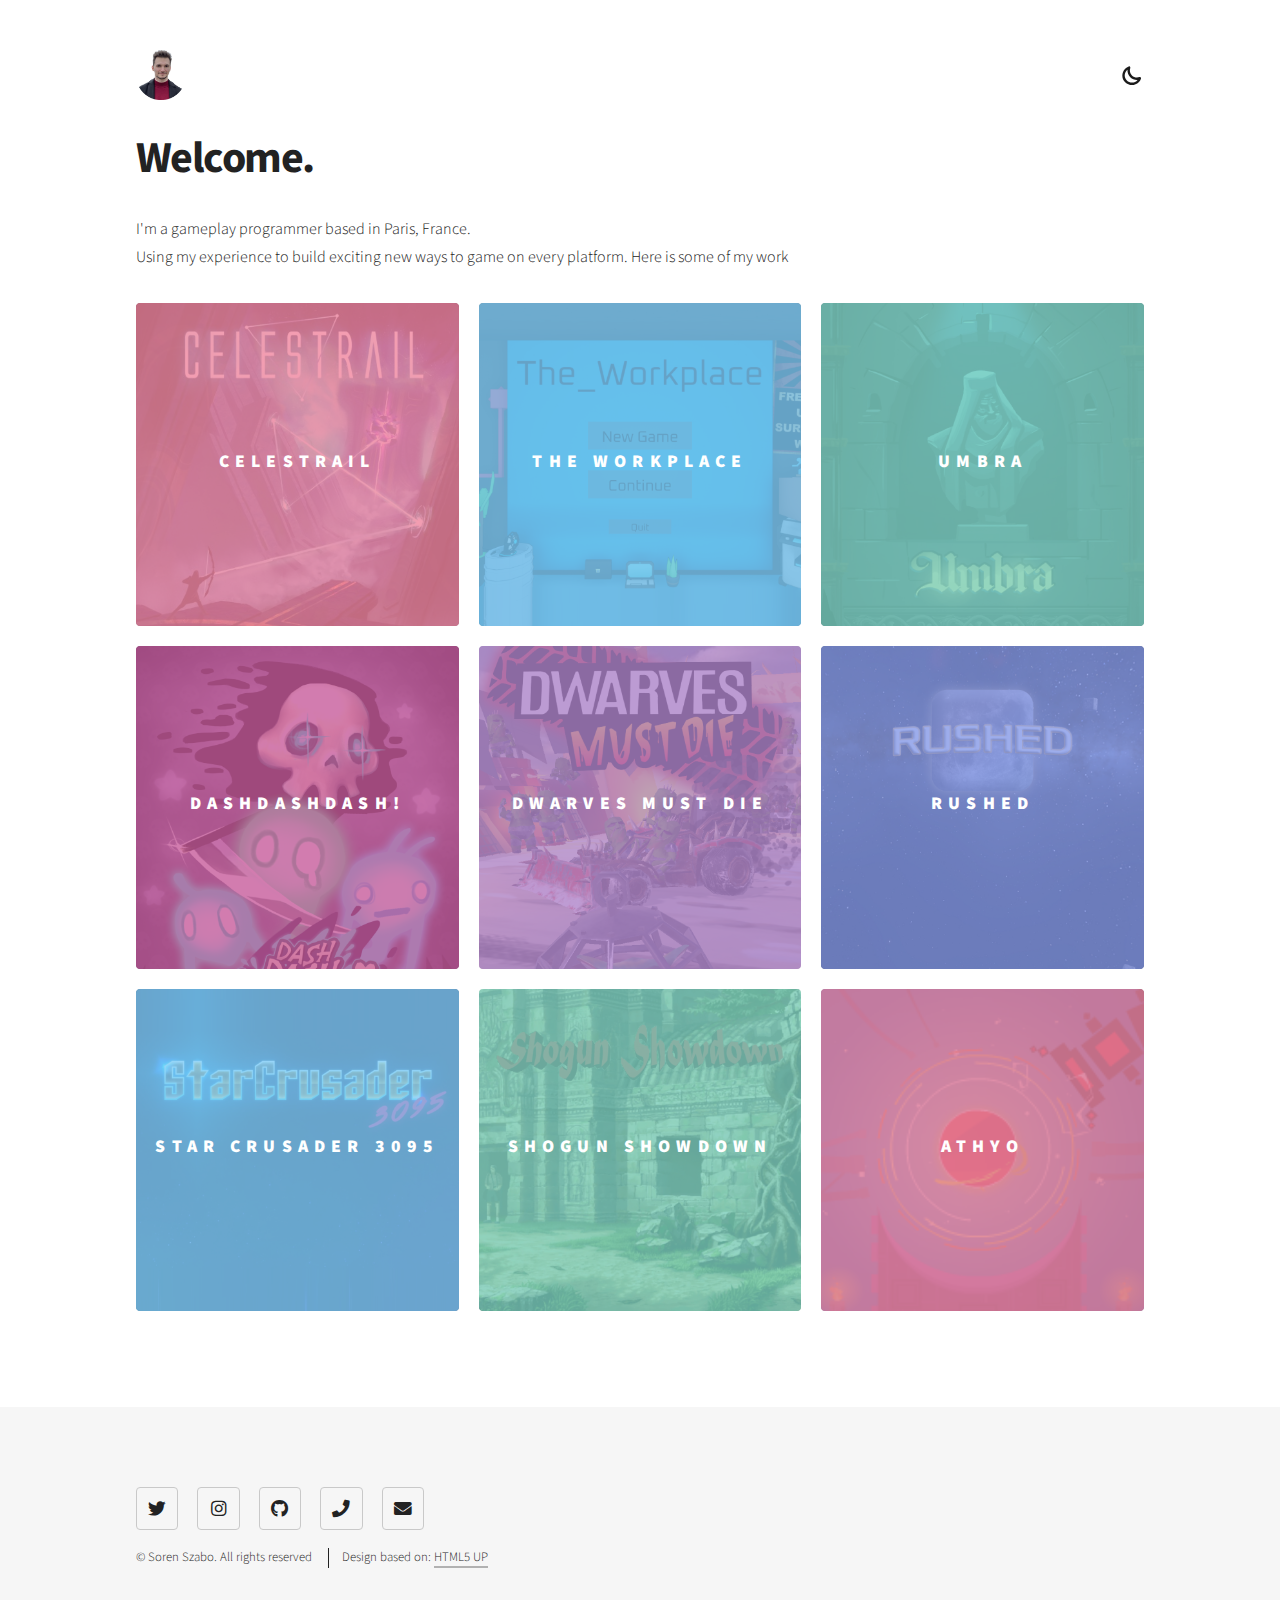
<file: index.html>
<!DOCTYPE html>
<!--
	Phantom by HTML5 UP
	html5up.net | @ajlkn
	Free for personal and commercial use under the CCA 3.0 license (html5up.net/license)
-->
<html>
  <head>
    <title>Soren Szabo</title>
    <link rel="icon" type="image/x-icon" href="/images/favicons/default.ico" />
    <meta charset="utf-8" />
    <meta
      name="viewport"
      content="width=device-width, initial-scale=1, user-scalable=no"
    />
    <link rel="stylesheet" href="assets/css/main.css" />
    <noscript>
      <link rel="stylesheet" href="assets/css/noscript.css" />
    </noscript>
  </head>

  <body class="is-preload">
    <!-- Wrapper -->
    <div id="wrapper">
      <!-- Header -->
      <header id="header">
        <div class="inner">
          <div class="header--container">
            <div class="left-side">
              <!-- Logo -->
              <div class="logo magnet">
                <a href="index.html" class="logo cursor-hover-item">
                  <span class="symbol"
                    ><img src="images/ICON_SOREN.png" alt=""
                  /></span>
                </a>
              </div>
            </div>
            <div class="right-side">
              <ul>
                <li class="theme-toggle cursor-hover-item">
                  <svg
                    class="svg-format"
                    xmlns="http://www.w3.org/2000/svg"
                    viewBox="0 0 25 25"
                    width="25"
                    height="25"
                  >
                    <path
                      d="M12.5 7.4219c2.8047 0 5.0781 2.2734 5.0781 5.0781s-2.2734 5.0781-5.0781 5.0781-5.0781-2.2734-5.0781-5.0781S9.6953 7.4219 12.5 7.4219zM12.5 16.0156c1.9418 0 3.5156-1.5738 3.5156-3.5156s-1.5738-3.5156-3.5156-3.5156-3.5156 1.5738-3.5156 3.5156S10.5582 16.0156 12.5 16.0156zM13.2813 3.125c0 .143 0 2.2008 0 2.3438 0 .4316-.3496.7813-.7813.7813s-.7813-.3496-.7813-.7813c0-.143 0-2.2008 0-2.3438 0-.4316.3496-.7813.7813-.7813S13.2813 2.6934 13.2813 3.125zM19.6816 6.4234c-.1012.1012-1.5563 1.5563-1.6574 1.6574-.3051.3051-.7996.3051-1.1047 0-.3051-.3051-.3051-.7996 0-1.1047.1012-.1012 1.5563-1.5563 1.6574-1.6574.3051-.3051.7996-.3051 1.1047 0S19.9867 6.1184 19.6816 6.4234zM21.875 13.2813c-.143 0-2.2008 0-2.3438 0-.4316 0-.7813-.3496-.7813-.7813s.3496-.7813.7813-.7813c.143 0 2.2008 0 2.3438 0 .4316 0 .7813.3496.7813.7813S22.3066 13.2813 21.875 13.2813zM18.5766 19.6816c-.1012-.1012-1.5563-1.5563-1.6574-1.6574-.3051-.3051-.3051-.7996 0-1.1047s.7996-.3051 1.1047 0c.1012.1012 1.5563 1.5563 1.6574 1.6574.3051.3051.3051.7996 0 1.1047S18.8816 19.9867 18.5766 19.6816zM11.7188 21.875c0-.143 0-2.2008 0-2.3438 0-.4316.3496-.7813.7813-.7813s.7813.3496.7813.7813c0 .143 0 2.2008 0 2.3438 0 .4316-.3496.7813-.7813.7813S11.7188 22.3066 11.7188 21.875zM5.3184 18.5766c.1012-.1012 1.5563-1.5563 1.6574-1.6574.3051-.3051.7996-.3051 1.1047 0 .3051.3051.3051.7996 0 1.1047-.1012.1012-1.5563 1.5563-1.6574 1.6574-.3051.3051-.7996.3051-1.1047 0S5.0133 18.8816 5.3184 18.5766zM3.125 11.7188c.143 0 2.2008 0 2.3438 0 .4316 0 .7813.3496.7813.7813s-.3496.7813-.7813.7813c-.143 0-2.2008 0-2.3438 0-.4316 0-.7813-.3496-.7813-.7813S2.6934 11.7188 3.125 11.7188zM6.4234 5.3184c.1012.1012 1.5563 1.5563 1.6574 1.6574.3051.3051.3051.7996 0 1.1047-.3051.3051-.7996.3051-1.1047 0-.1012-.1012-1.5563-1.5563-1.6574-1.6574-.3051-.3051-.3051-.7996 0-1.1047S6.1184 5.0133 6.4234 5.3184z"
                      style="
                        transform: translateY(27.5px);
                        transform-origin: 0px 0px 0px;
                      "
                    />
                    <g
                      style="
                        transform: translateY(27.5px);
                        transform-origin: 0px 0px 0px;
                      "
                    >
                      <path
                        d="M19.7392 19.2364c-3.7404 3.744-9.8316 3.744-13.5756 0-3.744-3.744-3.744-9.834 0-13.5768.9912-.9888 2.1984-1.7436 3.588-2.2356.438-.1536.9216-.042 1.2468.2844.3288.3276.4392.8124.2844 1.2468-.9408 2.6532-.3 5.5248 1.6692 7.494 1.9656 1.9668 4.8372 2.6064 7.494 1.6692.4344-.1548.9204-.0432 1.2468.2844.3288.3252.438.8112.2832 1.2468C21.4852 17.038 20.7292 18.2452 19.7392 19.2364zM7.8604 7.3564c-2.808 2.808-2.808 7.3764 0 10.1832 3 3.0012 8.1096 2.7312 10.7256-.612-2.6964.1692-5.3532-.8052-7.3308-2.7816-1.9776-1.9764-2.9496-4.6332-2.7816-7.3296C8.2576 6.9844 8.0524 7.1644 7.8604 7.3564z"
                      ></path>
                    </g>
                  </svg>
                </li>
              </ul>
            </div>
          </div>
        </div>
      </header>

      <!-- Main -->
      <div id="main">
        <div class="inner">
          <header>
            <h1>Welcome.</h1>
            <p>
              I'm a gameplay programmer based in Paris, France.<br />
              Using my experience to build exciting new ways to game on every
              platform. Here is some of my work
            </p>
          </header>
          <section class="tiles">
            <article
              class="style1 cursor-hover-item"
              data-cursor-text="LEARN MORE!"
              data-cursor-text-repeat="3"
            >
              <span class="image">
                <img src="images/ICON_CELESTRAIL.jpg" alt="" />
              </span>
              <a href="projects-celestrail.html">
                <h2>Celestrail</h2>
                <div class="content">
                  <p>
                    VR graduation group project using Unity. Made for
                    Oculus/Meta Quest
                  </p>
                </div>
              </a>
            </article>
            <article class="style2 cursor-hover-item">
              <span class="image">
                <img src="images/ICON_THEWORKPLACE.jpg" alt="" />
              </span>
              <a href="projects-theworkplace.html">
                <h2>The Workplace</h2>
                <div class="content">
                  <p>Programmer only group project. Made in Unreal Engine 4</p>
                </div>
              </a>
            </article>
            <article class="style3 cursor-hover-item">
              <span class="image">
                <img src="images/ICON_UMBRA.jpg" alt="" />
              </span>
              <a href="projects-umbra.html">
                <h2>Umbra</h2>
                <div class="content">
                  <p>2D Metroidvania game, made using Unity</p>
                </div>
              </a>
            </article>
            <article class="style4 cursor-hover-item">
              <span class="image">
                <img src="images/ICON_DDD.jpg" alt="" />
              </span>
              <a href="projects-ddd.html">
                <h2>DashDashDASH!</h2>
                <div class="content">
                  <p>Game jam project, 2D hyper casual game using Unity</p>
                </div>
              </a>
            </article>
            <article class="style5 cursor-hover-item">
              <span class="image">
                <img src="images/ICON_DMD.jpg" alt="" />
              </span>
              <a href="projects-dmd.html">
                <h2>Dwarves Must Die</h2>
                <div class="content">
                  <p>
                    Game jam project, hack'n'slash with RPG mechanics, made
                    using Unity
                  </p>
                </div>
              </a>
            </article>
            <article class="style6 cursor-hover-item">
              <span class="image">
                <img src="images/ICON_RUSHED.jpg" alt="" />
              </span>
              <a href="projects-rushed.html">
                <h2>Rushed</h2>
                <div class="content">
                  <p>Solo project, 3D puzzle game using Unity</p>
                </div>
              </a>
            </article>
            <article class="style2 cursor-hover-item">
              <span class="image">
                <img src="images/ICON_SC3095.jpg" alt="" />
              </span>
              <a href="projects-sc3095.html">
                <h2>Star Crusader 3095</h2>
                <div class="content">
                  <p>
                    2D Run'n'gun with online save capability. Made using Haxe
                    and mongoDB
                  </p>
                </div>
              </a>
            </article>
            <article class="style3 cursor-hover-item">
              <span class="image">
                <img src="images/ICON_SS.jpg" alt="" />
              </span>
              <a href="projects-ss.html">
                <h2>Shogun Showdown</h2>
                <div class="content">
                  <p>
                    Online card fighting game with asynchronous server. Built
                    using JavaScript and nodeJS
                  </p>
                </div>
              </a>
            </article>
            <article class="style1 cursor-hover-item">
              <span class="image">
                <img src="images/ICON_ATHYO.png" alt="" />
              </span>
              <a href="projects-athyo.html">
                <h2>Athyo</h2>
                <div class="content">
                  <p>
                    Solo mini game project, shoot'em up made with ActionScript 3
                  </p>
                </div>
              </a>
            </article>
            <!-- <article class="style5 cursor-hover-item">
						<span class="image">
							<img src="images/pic10.jpg" alt="" />
						</span>
						<a href="generic.html">
							<h2>Ultricies</h2>
							<div class="content">
								<p>Sed nisl arcu euismod sit amet nisi lorem etiam dolor veroeros et feugiat.</p>
							</div>
						</a>
					</article>
					<article class="style6 cursor-hover-item">
						<span class="image">
							<img src="images/pic11.jpg" alt="" />
						</span>
						<a href="generic.html">
							<h2>Dictum</h2>
							<div class="content">
								<p>Sed nisl arcu euismod sit amet nisi lorem etiam dolor veroeros et feugiat.</p>
							</div>
						</a>
					</article>
					<article class="style4 cursor-hover-item">
						<span class="image">
							<img src="images/pic12.jpg" alt="" />
						</span>
						<a href="generic.html cursor-hover-item">
							<h2>Pretium</h2>
							<div class="content">
								<p>Sed nisl arcu euismod sit amet nisi lorem etiam dolor veroeros et feugiat.</p>
							</div>
						</a>
					</article> -->
          </section>
        </div>
      </div>

      <!-- Footer -->
      <footer id="footer">
        <div class="inner">
          <ul class="icons">
            <li>
              <a
                href="https://twitter.com/Firepower_Soren"
                target="_blank"
                rel="noopener noreferrer"
                class="icon brands style2 fa-twitter cursor-hover-item"
                ><span class="label">Twitter</span></a
              >
            </li>
            <!-- <li><a href="#" class="icon brands style2 fa-facebook-f"><span class="label">Facebook</span></a></li> -->
            <li>
              <a
                href="https://www.instagram.com/soren_szabo/"
                target="_blank"
                rel="noopener noreferrer"
                class="icon brands style2 fa-instagram cursor-hover-item"
                ><span class="label">Instagram</span></a
              >
            </li>
            <!-- <li><a href="#" class="icon brands style2 fa-dribbble"><span class="label">Dribbble</span></a></li> -->
            <li>
              <a
                href="https://github.com/Soren-Szabo-work"
                target="_blank"
                rel="noopener noreferrer"
                class="icon brands style2 fa-github cursor-hover-item"
                ><span class="label">GitHub</span></a
              >
            </li>
            <!-- <li><a href="#" class="icon brands style2 fa-500px"><span class="label">500px</span></a></li> -->
            <li>
              <a
                href="tel:+33624508936"
                class="icon solid style2 fa-phone cursor-hover-item"
                ><span class="label">Phone</span></a
              >
            </li>
            <li>
              <a
                href="mailto:soren.szabo@gmail.com"
                class="icon solid style2 fa-envelope cursor-hover-item"
                ><span class="label">Email</span></a
              >
            </li>
          </ul>
          <ul class="copyright">
            <li>&copy; Soren Szabo. All rights reserved</li>
            <li>
              Design based on:
              <a
                class="link-underlined cursor-hover-item"
                href="http://html5up.net"
                target="_blank"
                rel="noopener noreferrer"
                >HTML5 UP</a
              >
            </li>
          </ul>
        </div>
      </footer>
    </div>

    <!-- Scripts -->
    <script src="assets/js/jquery.min.js"></script>
    <script src="assets/js/browser.min.js"></script>
    <script src="assets/js/breakpoints.min.js"></script>
    <script src="assets/js/util.js"></script>
    <script src="assets/js/main.js"></script>
    <script src="assets/js/gsap.min.js"></script>
    <script src="assets/js/cursorlogic.js"></script>
    <script src="assets/js/magnethover.js"></script>
  </body>

  <!-- <div class="cursor">
	<div class="cursor--small"></div>
	<div class="cursor--large"></div>
	<div class="cursor--text">
		<div class="text">GO HERE! GO HERE! GO HERE! GO HERE!</div>
	</div>
</div> -->
</html>
</file>
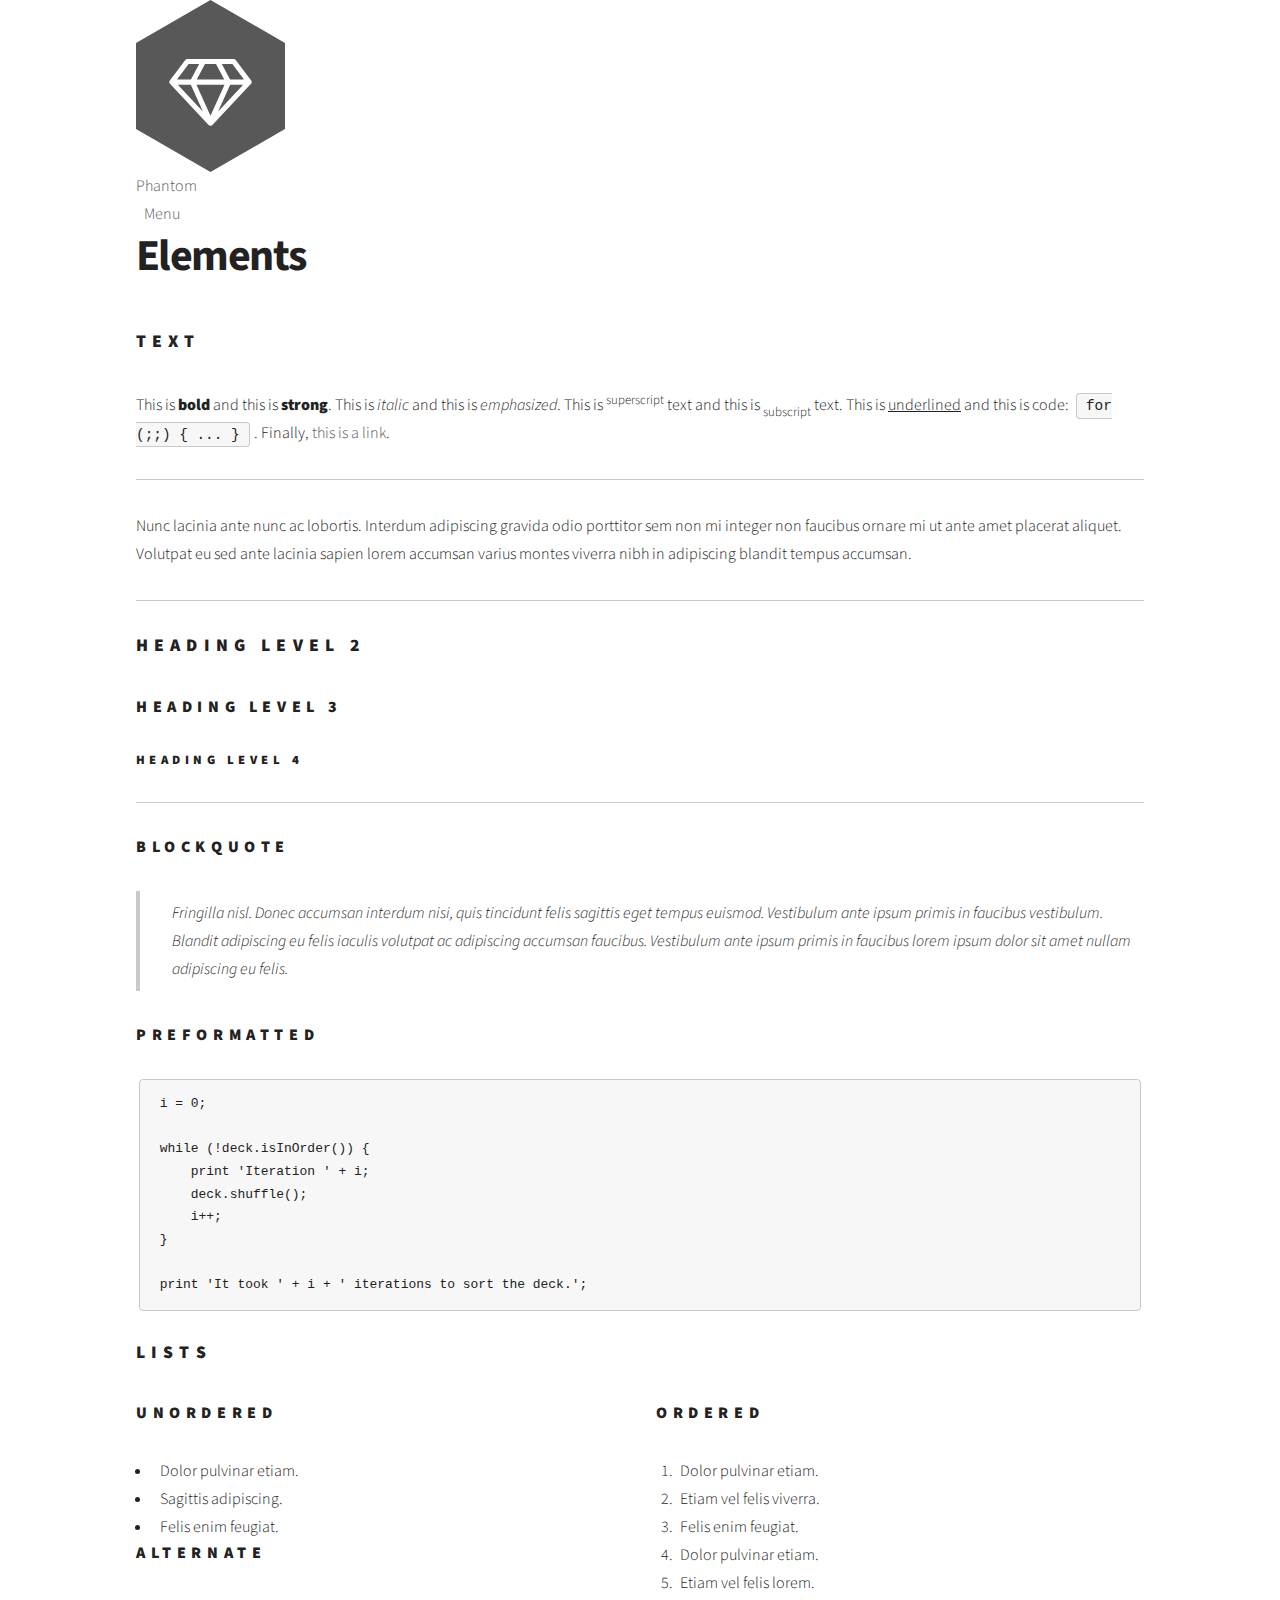
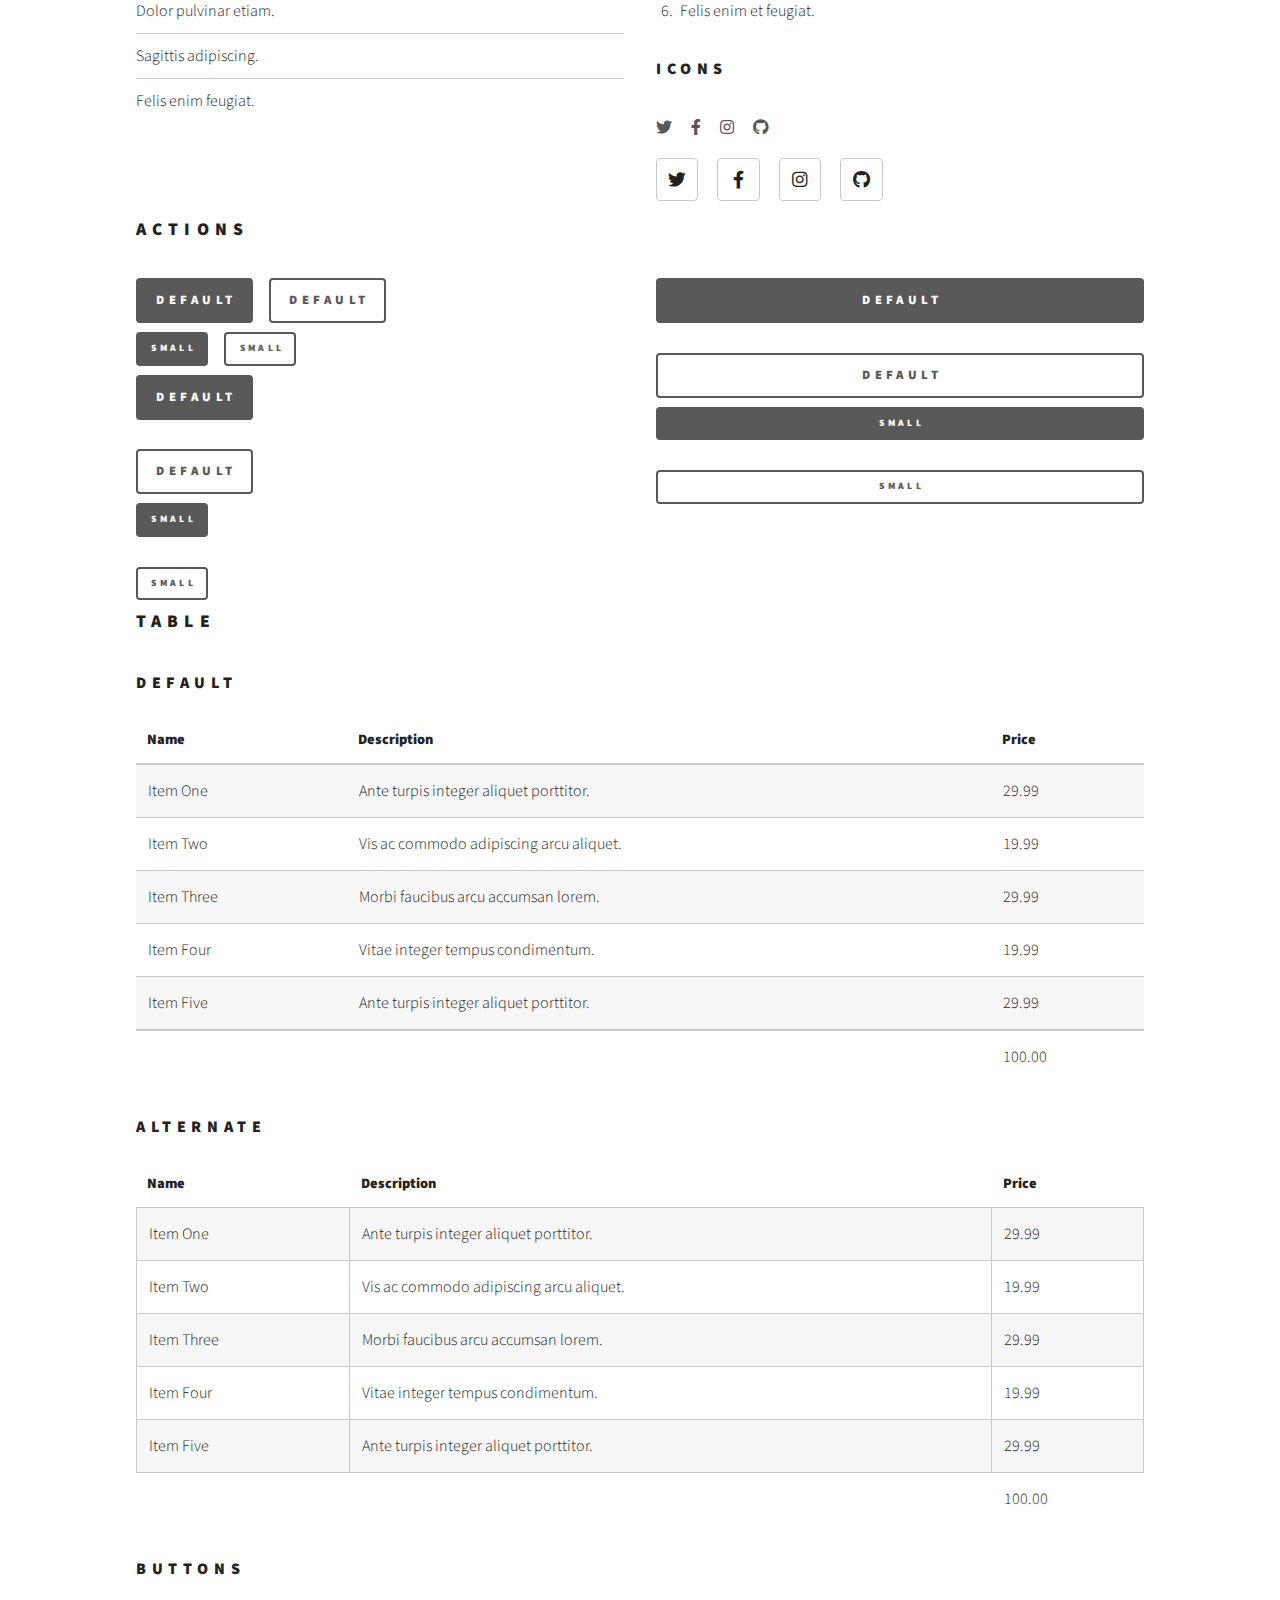
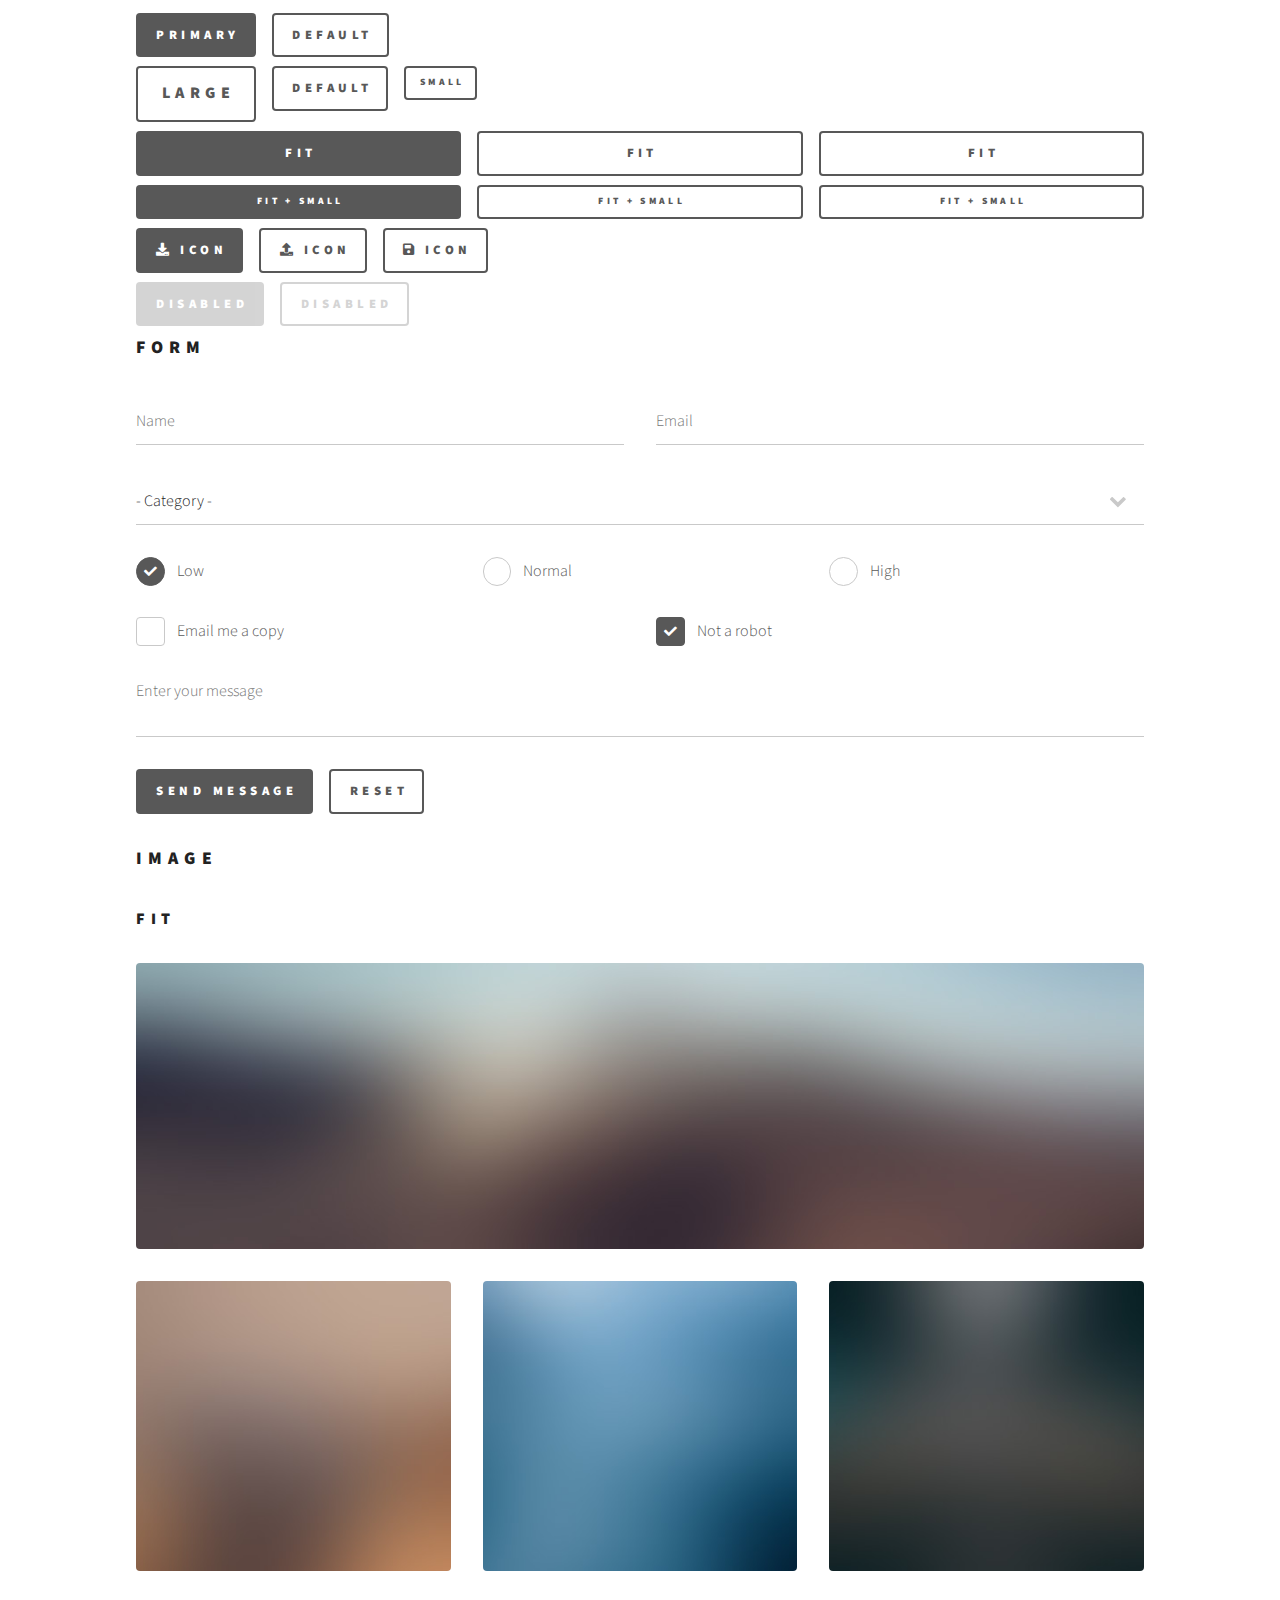
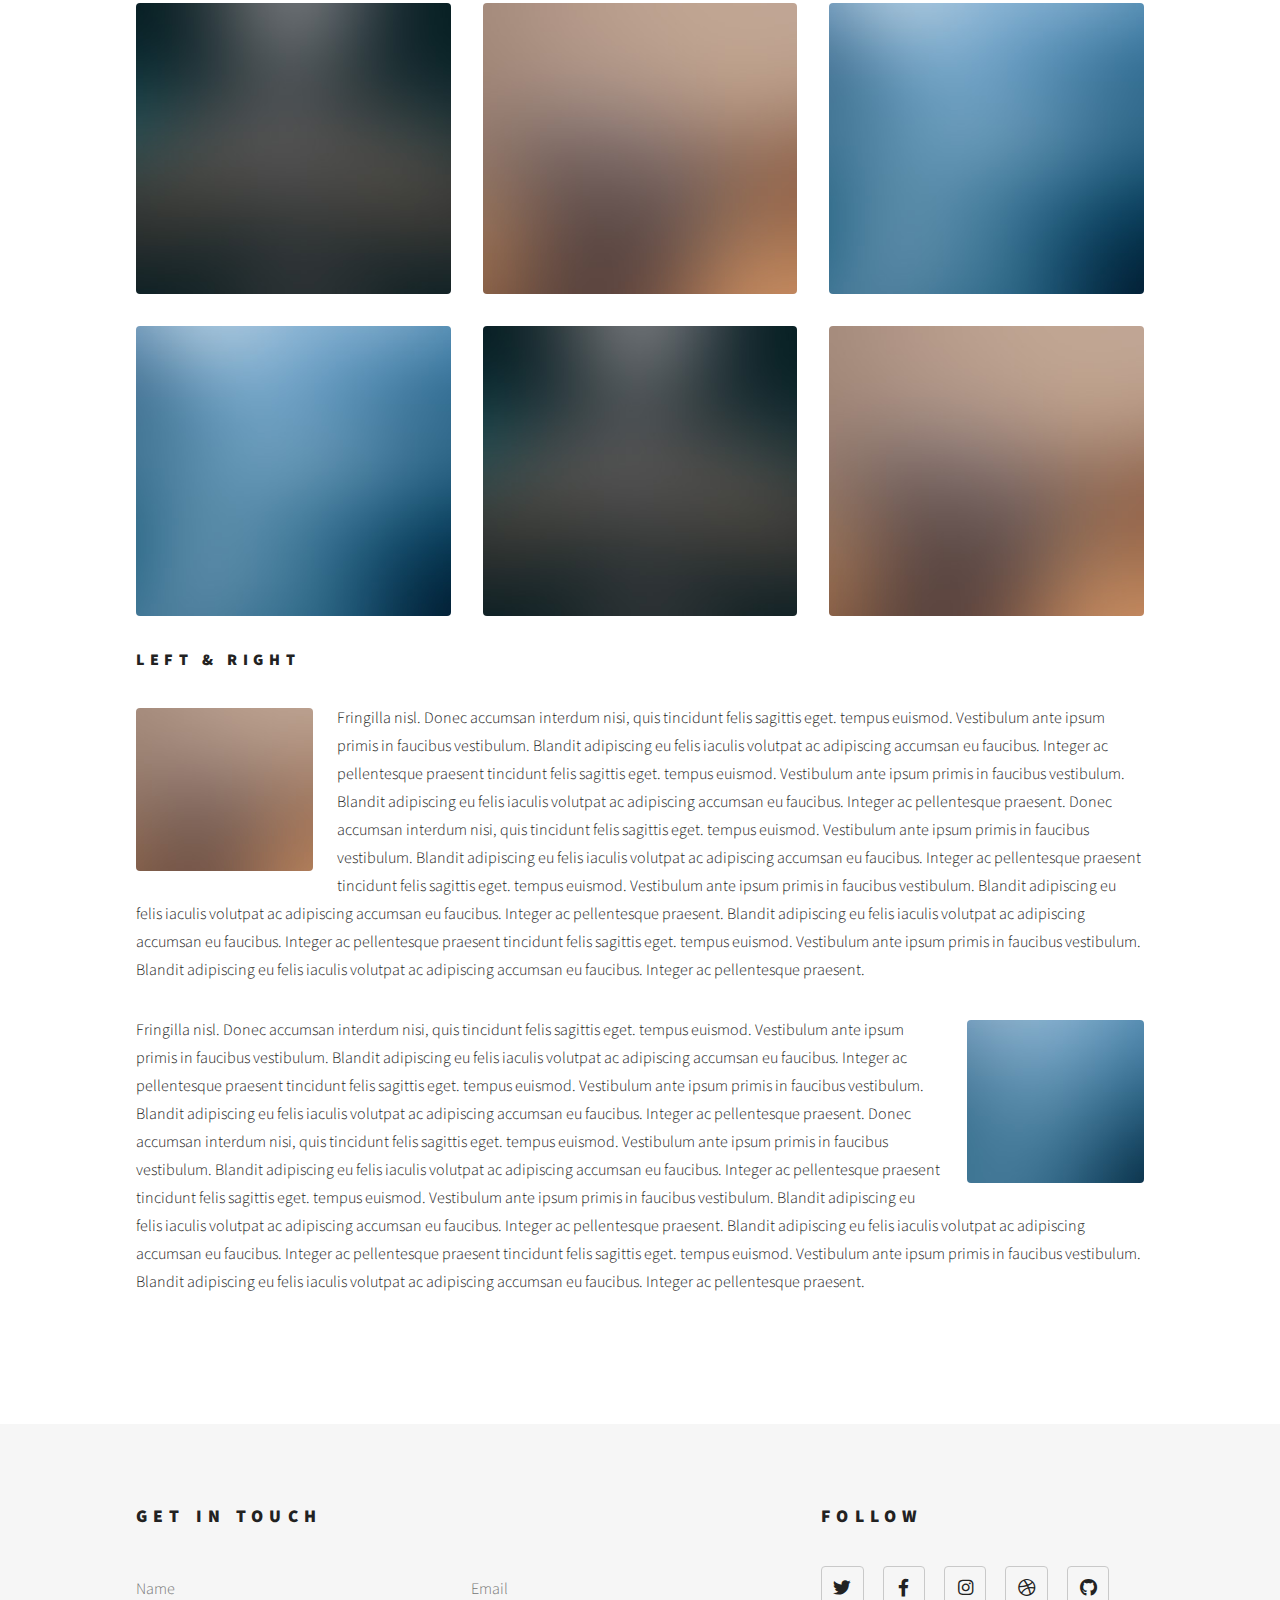
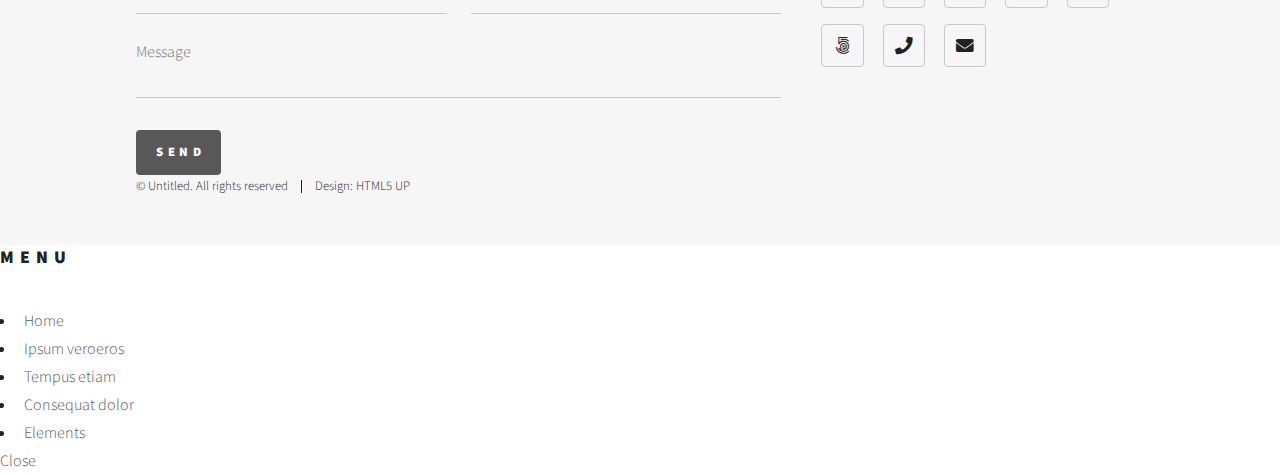
<file: elements.html>
<!DOCTYPE HTML>
<!--
	Phantom by HTML5 UP
	html5up.net | @ajlkn
	Free for personal and commercial use under the CCA 3.0 license (html5up.net/license)
-->
<html>
	<head>
		<title>Elements - Phantom by HTML5 UP</title>
		<meta charset="utf-8" />
		<meta name="viewport" content="width=device-width, initial-scale=1, user-scalable=no" />
		<link rel="stylesheet" href="assets/css/main.css" />
		<noscript><link rel="stylesheet" href="assets/css/noscript.css" /></noscript>
	</head>
	<body class="is-preload">
		<!-- Wrapper -->
			<div id="wrapper">

				<!-- Header -->
					<header id="header">
						<div class="inner">

							<!-- Logo -->
								<a href="index.html" class="logo">
									<span class="symbol"><img src="images/logo.svg" alt="" /></span><span class="title">Phantom</span>
								</a>

							<!-- Nav -->
								<nav>
									<ul>
										<li><a href="#menu">Menu</a></li>
									</ul>
								</nav>

						</div>
					</header>

				<!-- Menu -->
					<nav id="menu">
						<h2>Menu</h2>
						<ul>
							<li><a href="index.html">Home</a></li>
							<li><a href="generic.html">Ipsum veroeros</a></li>
							<li><a href="generic.html">Tempus etiam</a></li>
							<li><a href="generic.html">Consequat dolor</a></li>
							<li><a href="elements.html">Elements</a></li>
						</ul>
					</nav>

				<!-- Main -->
					<div id="main">
						<div class="inner">
							<h1>Elements</h1>

							<!-- Text -->
								<section>
									<h2>Text</h2>
									<p>This is <b>bold</b> and this is <strong>strong</strong>. This is <i>italic</i> and this is <em>emphasized</em>.
									This is <sup>superscript</sup> text and this is <sub>subscript</sub> text.
									This is <u>underlined</u> and this is code: <code>for (;;) { ... }</code>. Finally, <a href="#">this is a link</a>.</p>
									<hr />
									<p>Nunc lacinia ante nunc ac lobortis. Interdum adipiscing gravida odio porttitor sem non mi integer non faucibus ornare mi ut ante amet placerat aliquet. Volutpat eu sed ante lacinia sapien lorem accumsan varius montes viverra nibh in adipiscing blandit tempus accumsan.</p>
									<hr />
									<h2>Heading Level 2</h2>
									<h3>Heading Level 3</h3>
									<h4>Heading Level 4</h4>
									<hr />
									<h3>Blockquote</h3>
									<blockquote>Fringilla nisl. Donec accumsan interdum nisi, quis tincidunt felis sagittis eget tempus euismod. Vestibulum ante ipsum primis in faucibus vestibulum. Blandit adipiscing eu felis iaculis volutpat ac adipiscing accumsan faucibus. Vestibulum ante ipsum primis in faucibus lorem ipsum dolor sit amet nullam adipiscing eu felis.</blockquote>
									<h3>Preformatted</h3>
									<pre><code>i = 0;

while (!deck.isInOrder()) {
    print 'Iteration ' + i;
    deck.shuffle();
    i++;
}

print 'It took ' + i + ' iterations to sort the deck.';</code></pre>
								</section>

							<!-- Lists -->
								<section>
									<h2>Lists</h2>
									<div class="row">
										<div class="col-6 col-12-medium">
											<h3>Unordered</h3>
											<ul>
												<li>Dolor pulvinar etiam.</li>
												<li>Sagittis adipiscing.</li>
												<li>Felis enim feugiat.</li>
											</ul>
											<h3>Alternate</h3>
											<ul class="alt">
												<li>Dolor pulvinar etiam.</li>
												<li>Sagittis adipiscing.</li>
												<li>Felis enim feugiat.</li>
											</ul>
										</div>
										<div class="col-6 col-12-medium">
											<h3>Ordered</h3>
											<ol>
												<li>Dolor pulvinar etiam.</li>
												<li>Etiam vel felis viverra.</li>
												<li>Felis enim feugiat.</li>
												<li>Dolor pulvinar etiam.</li>
												<li>Etiam vel felis lorem.</li>
												<li>Felis enim et feugiat.</li>
											</ol>
											<h3>Icons</h3>
											<ul class="icons">
												<li><a href="#" class="icon brands style1 fa-twitter"><span class="label">Twitter</span></a></li>
												<li><a href="#" class="icon brands style1 fa-facebook-f"><span class="label">Facebook</span></a></li>
												<li><a href="#" class="icon brands style1 fa-instagram"><span class="label">Instagram</span></a></li>
												<li><a href="#" class="icon brands style1 fa-github"><span class="label">Github</span></a></li>
											</ul>
											<ul class="icons">
												<li><a href="#" class="icon brands style2 fa-twitter"><span class="label">Twitter</span></a></li>
												<li><a href="#" class="icon brands style2 fa-facebook-f"><span class="label">Facebook</span></a></li>
												<li><a href="#" class="icon brands style2 fa-instagram"><span class="label">Instagram</span></a></li>
												<li><a href="#" class="icon brands style2 fa-github"><span class="label">Github</span></a></li>
											</ul>
										</div>
									</div>
									<h2>Actions</h2>
									<div class="row">
										<div class="col-6 col-12-medium">
											<ul class="actions">
												<li><a href="#" class="button primary">Default</a></li>
												<li><a href="#" class="button">Default</a></li>
											</ul>
											<ul class="actions small">
												<li><a href="#" class="button primary small">Small</a></li>
												<li><a href="#" class="button small">Small</a></li>
											</ul>
											<ul class="actions stacked">
												<li><a href="#" class="button primary">Default</a></li>
												<li><a href="#" class="button">Default</a></li>
											</ul>
											<ul class="actions stacked">
												<li><a href="#" class="button primary small">Small</a></li>
												<li><a href="#" class="button small">Small</a></li>
											</ul>
										</div>
										<div class="col-6 col-12-medium">
											<ul class="actions stacked">
												<li><a href="#" class="button primary fit">Default</a></li>
												<li><a href="#" class="button fit">Default</a></li>
											</ul>
											<ul class="actions stacked">
												<li><a href="#" class="button primary small fit">Small</a></li>
												<li><a href="#" class="button small fit">Small</a></li>
											</ul>
										</div>
									</div>
								</section>

							<!-- Table -->
								<section>
									<h2>Table</h2>
									<h3>Default</h3>
									<div class="table-wrapper">
										<table>
											<thead>
												<tr>
													<th>Name</th>
													<th>Description</th>
													<th>Price</th>
												</tr>
											</thead>
											<tbody>
												<tr>
													<td>Item One</td>
													<td>Ante turpis integer aliquet porttitor.</td>
													<td>29.99</td>
												</tr>
												<tr>
													<td>Item Two</td>
													<td>Vis ac commodo adipiscing arcu aliquet.</td>
													<td>19.99</td>
												</tr>
												<tr>
													<td>Item Three</td>
													<td> Morbi faucibus arcu accumsan lorem.</td>
													<td>29.99</td>
												</tr>
												<tr>
													<td>Item Four</td>
													<td>Vitae integer tempus condimentum.</td>
													<td>19.99</td>
												</tr>
												<tr>
													<td>Item Five</td>
													<td>Ante turpis integer aliquet porttitor.</td>
													<td>29.99</td>
												</tr>
											</tbody>
											<tfoot>
												<tr>
													<td colspan="2"></td>
													<td>100.00</td>
												</tr>
											</tfoot>
										</table>
									</div>

									<h3>Alternate</h3>
									<div class="table-wrapper">
										<table class="alt">
											<thead>
												<tr>
													<th>Name</th>
													<th>Description</th>
													<th>Price</th>
												</tr>
											</thead>
											<tbody>
												<tr>
													<td>Item One</td>
													<td>Ante turpis integer aliquet porttitor.</td>
													<td>29.99</td>
												</tr>
												<tr>
													<td>Item Two</td>
													<td>Vis ac commodo adipiscing arcu aliquet.</td>
													<td>19.99</td>
												</tr>
												<tr>
													<td>Item Three</td>
													<td> Morbi faucibus arcu accumsan lorem.</td>
													<td>29.99</td>
												</tr>
												<tr>
													<td>Item Four</td>
													<td>Vitae integer tempus condimentum.</td>
													<td>19.99</td>
												</tr>
												<tr>
													<td>Item Five</td>
													<td>Ante turpis integer aliquet porttitor.</td>
													<td>29.99</td>
												</tr>
											</tbody>
											<tfoot>
												<tr>
													<td colspan="2"></td>
													<td>100.00</td>
												</tr>
											</tfoot>
										</table>
									</div>
								</section>

							<!-- Buttons -->
								<section>
									<h3>Buttons</h3>
									<ul class="actions">
										<li><a href="#" class="button primary">Primary</a></li>
										<li><a href="#" class="button">Default</a></li>
									</ul>
									<ul class="actions">
										<li><a href="#" class="button large">Large</a></li>
										<li><a href="#" class="button">Default</a></li>
										<li><a href="#" class="button small">Small</a></li>
									</ul>
									<ul class="actions fit">
										<li><a href="#" class="button primary fit">Fit</a></li>
										<li><a href="#" class="button fit">Fit</a></li>
										<li><a href="#" class="button fit">Fit</a></li>
									</ul>
									<ul class="actions fit small">
										<li><a href="#" class="button primary fit small">Fit + Small</a></li>
										<li><a href="#" class="button fit small">Fit + Small</a></li>
										<li><a href="#" class="button fit small">Fit + Small</a></li>
									</ul>
									<ul class="actions">
										<li><a href="#" class="button primary icon solid fa-download">Icon</a></li>
										<li><a href="#" class="button icon solid fa-upload">Icon</a></li>
										<li><a href="#" class="button icon solid fa-save">Icon</a></li>
									</ul>
									<ul class="actions">
										<li><span class="button primary disabled">Disabled</span></li>
										<li><span class="button disabled">Disabled</span></li>
									</ul>
								</section>

							<!-- Form -->
								<section>
									<h2>Form</h2>
									<form method="post" action="#">
										<div class="row gtr-uniform">
											<div class="col-6 col-12-xsmall">
												<input type="text" name="demo-name" id="demo-name" value="" placeholder="Name" />
											</div>
											<div class="col-6 col-12-xsmall">
												<input type="email" name="demo-email" id="demo-email" value="" placeholder="Email" />
											</div>
											<div class="col-12">
												<select name="demo-category" id="demo-category">
													<option value="">- Category -</option>
													<option value="1">Manufacturing</option>
													<option value="1">Shipping</option>
													<option value="1">Administration</option>
													<option value="1">Human Resources</option>
												</select>
											</div>
											<div class="col-4 col-12-small">
												<input type="radio" id="demo-priority-low" name="demo-priority" checked>
												<label for="demo-priority-low">Low</label>
											</div>
											<div class="col-4 col-12-small">
												<input type="radio" id="demo-priority-normal" name="demo-priority">
												<label for="demo-priority-normal">Normal</label>
											</div>
											<div class="col-4 col-12-small">
												<input type="radio" id="demo-priority-high" name="demo-priority">
												<label for="demo-priority-high">High</label>
											</div>
											<div class="col-6 col-12-small">
												<input type="checkbox" id="demo-copy" name="demo-copy">
												<label for="demo-copy">Email me a copy</label>
											</div>
											<div class="col-6 col-12-small">
												<input type="checkbox" id="demo-human" name="demo-human" checked>
												<label for="demo-human">Not a robot</label>
											</div>
											<div class="col-12">
												<textarea name="demo-message" id="demo-message" placeholder="Enter your message" rows="6"></textarea>
											</div>
											<div class="col-12">
												<ul class="actions">
													<li><input type="submit" value="Send Message" class="primary" /></li>
													<li><input type="reset" value="Reset" /></li>
												</ul>
											</div>
										</div>
									</form>
								</section>

							<!-- Image -->
								<section>
									<h2>Image</h2>
									<h3>Fit</h3>
									<div class="box alt">
										<div class="row gtr-uniform">
											<div class="col-12"><span class="image fit"><img src="images/pic13.jpg" alt="" /></span></div>
											<div class="col-4"><span class="image fit"><img src="images/pic01.jpg" alt="" /></span></div>
											<div class="col-4"><span class="image fit"><img src="images/pic02.jpg" alt="" /></span></div>
											<div class="col-4"><span class="image fit"><img src="images/pic03.jpg" alt="" /></span></div>
											<div class="col-4"><span class="image fit"><img src="images/pic03.jpg" alt="" /></span></div>
											<div class="col-4"><span class="image fit"><img src="images/pic01.jpg" alt="" /></span></div>
											<div class="col-4"><span class="image fit"><img src="images/pic02.jpg" alt="" /></span></div>
											<div class="col-4"><span class="image fit"><img src="images/pic02.jpg" alt="" /></span></div>
											<div class="col-4"><span class="image fit"><img src="images/pic03.jpg" alt="" /></span></div>
											<div class="col-4"><span class="image fit"><img src="images/pic01.jpg" alt="" /></span></div>
										</div>
									</div>
									<h3>Left &amp; Right</h3>
									<p><span class="image left"><img src="images/pic14.jpg" alt="" /></span>Fringilla nisl. Donec accumsan interdum nisi, quis tincidunt felis sagittis eget. tempus euismod. Vestibulum ante ipsum primis in faucibus vestibulum. Blandit adipiscing eu felis iaculis volutpat ac adipiscing accumsan eu faucibus. Integer ac pellentesque praesent tincidunt felis sagittis eget. tempus euismod. Vestibulum ante ipsum primis in faucibus vestibulum. Blandit adipiscing eu felis iaculis volutpat ac adipiscing accumsan eu faucibus. Integer ac pellentesque praesent. Donec accumsan interdum nisi, quis tincidunt felis sagittis eget. tempus euismod. Vestibulum ante ipsum primis in faucibus vestibulum. Blandit adipiscing eu felis iaculis volutpat ac adipiscing accumsan eu faucibus. Integer ac pellentesque praesent tincidunt felis sagittis eget. tempus euismod. Vestibulum ante ipsum primis in faucibus vestibulum. Blandit adipiscing eu felis iaculis volutpat ac adipiscing accumsan eu faucibus. Integer ac pellentesque praesent. Blandit adipiscing eu felis iaculis volutpat ac adipiscing accumsan eu faucibus. Integer ac pellentesque praesent tincidunt felis sagittis eget. tempus euismod. Vestibulum ante ipsum primis in faucibus vestibulum. Blandit adipiscing eu felis iaculis volutpat ac adipiscing accumsan eu faucibus. Integer ac pellentesque praesent.</p>
									<p><span class="image right"><img src="images/pic15.jpg" alt="" /></span>Fringilla nisl. Donec accumsan interdum nisi, quis tincidunt felis sagittis eget. tempus euismod. Vestibulum ante ipsum primis in faucibus vestibulum. Blandit adipiscing eu felis iaculis volutpat ac adipiscing accumsan eu faucibus. Integer ac pellentesque praesent tincidunt felis sagittis eget. tempus euismod. Vestibulum ante ipsum primis in faucibus vestibulum. Blandit adipiscing eu felis iaculis volutpat ac adipiscing accumsan eu faucibus. Integer ac pellentesque praesent. Donec accumsan interdum nisi, quis tincidunt felis sagittis eget. tempus euismod. Vestibulum ante ipsum primis in faucibus vestibulum. Blandit adipiscing eu felis iaculis volutpat ac adipiscing accumsan eu faucibus. Integer ac pellentesque praesent tincidunt felis sagittis eget. tempus euismod. Vestibulum ante ipsum primis in faucibus vestibulum. Blandit adipiscing eu felis iaculis volutpat ac adipiscing accumsan eu faucibus. Integer ac pellentesque praesent. Blandit adipiscing eu felis iaculis volutpat ac adipiscing accumsan eu faucibus. Integer ac pellentesque praesent tincidunt felis sagittis eget. tempus euismod. Vestibulum ante ipsum primis in faucibus vestibulum. Blandit adipiscing eu felis iaculis volutpat ac adipiscing accumsan eu faucibus. Integer ac pellentesque praesent.</p>
								</section>

						</div>
					</div>

				<!-- Footer -->
					<footer id="footer">
						<div class="inner">
							<section>
								<h2>Get in touch</h2>
								<form method="post" action="#">
									<div class="fields">
										<div class="field half">
											<input type="text" name="name" id="name" placeholder="Name" />
										</div>
										<div class="field half">
											<input type="email" name="email" id="email" placeholder="Email" />
										</div>
										<div class="field">
											<textarea name="message" id="message" placeholder="Message"></textarea>
										</div>
									</div>
									<ul class="actions">
										<li><input type="submit" value="Send" class="primary" /></li>
									</ul>
								</form>
							</section>
							<section>
								<h2>Follow</h2>
								<ul class="icons">
									<li><a href="#" class="icon brands style2 fa-twitter"><span class="label">Twitter</span></a></li>
									<li><a href="#" class="icon brands style2 fa-facebook-f"><span class="label">Facebook</span></a></li>
									<li><a href="#" class="icon brands style2 fa-instagram"><span class="label">Instagram</span></a></li>
									<li><a href="#" class="icon brands style2 fa-dribbble"><span class="label">Dribbble</span></a></li>
									<li><a href="#" class="icon brands style2 fa-github"><span class="label">GitHub</span></a></li>
									<li><a href="#" class="icon brands style2 fa-500px"><span class="label">500px</span></a></li>
									<li><a href="#" class="icon solid style2 fa-phone"><span class="label">Phone</span></a></li>
									<li><a href="#" class="icon solid style2 fa-envelope"><span class="label">Email</span></a></li>
								</ul>
							</section>
							<ul class="copyright">
								<li>&copy; Untitled. All rights reserved</li><li>Design: <a href="http://html5up.net">HTML5 UP</a></li>
							</ul>
						</div>
					</footer>

			</div>

		<!-- Scripts -->
			<script src="assets/js/jquery.min.js"></script>
			<script src="assets/js/browser.min.js"></script>
			<script src="assets/js/breakpoints.min.js"></script>
			<script src="assets/js/util.js"></script>
			<script src="assets/js/main.js"></script>

	</body>
</html>
</file>
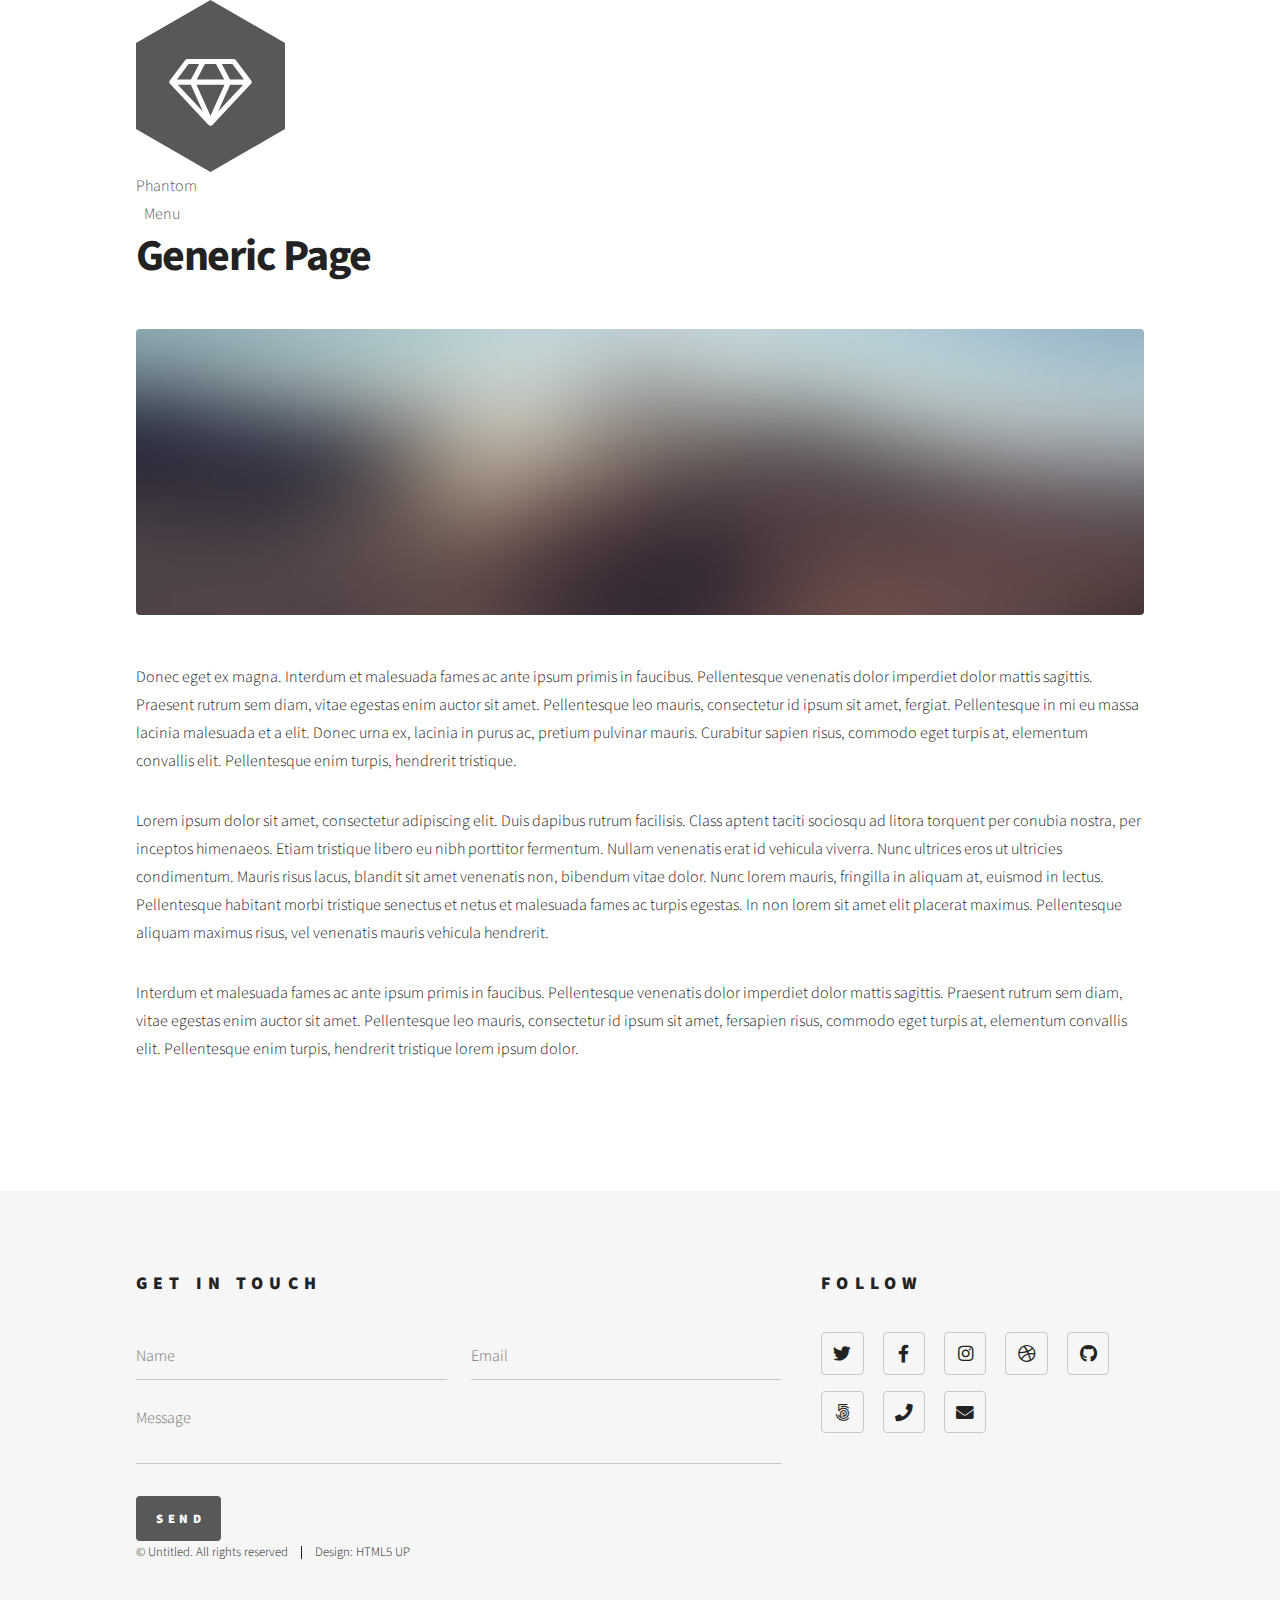
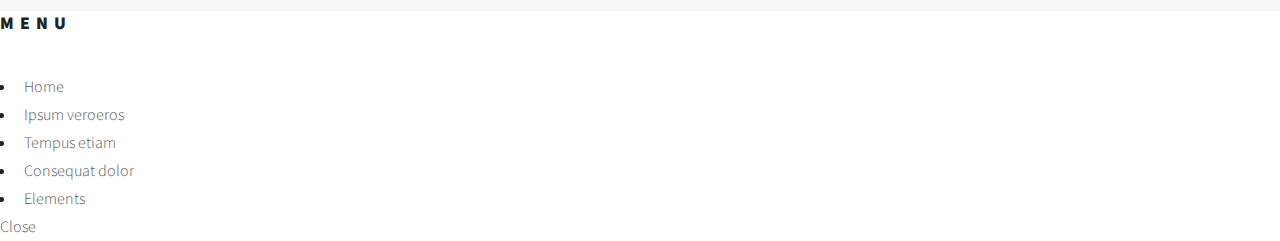
<file: generic.html>
<!DOCTYPE HTML>
<!--
	Phantom by HTML5 UP
	html5up.net | @ajlkn
	Free for personal and commercial use under the CCA 3.0 license (html5up.net/license)
-->
<html>
	<head>
		<title>Generic - Phantom by HTML5 UP</title>
		<meta charset="utf-8" />
		<meta name="viewport" content="width=device-width, initial-scale=1, user-scalable=no" />
		<link rel="stylesheet" href="assets/css/main.css" />
		<noscript><link rel="stylesheet" href="assets/css/noscript.css" /></noscript>
	</head>
	<body class="is-preload">
		<!-- Wrapper -->
			<div id="wrapper">

				<!-- Header -->
					<header id="header">
						<div class="inner">

							<!-- Logo -->
								<a href="index.html" class="logo">
									<span class="symbol"><img src="images/logo.svg" alt="" /></span><span class="title">Phantom</span>
								</a>

							<!-- Nav -->
								<nav>
									<ul>
										<li><a href="#menu">Menu</a></li>
									</ul>
								</nav>

						</div>
					</header>

				<!-- Menu -->
					<nav id="menu">
						<h2>Menu</h2>
						<ul>
							<li><a href="index.html">Home</a></li>
							<li><a href="generic.html">Ipsum veroeros</a></li>
							<li><a href="generic.html">Tempus etiam</a></li>
							<li><a href="generic.html">Consequat dolor</a></li>
							<li><a href="elements.html">Elements</a></li>
						</ul>
					</nav>

				<!-- Main -->
					<div id="main">
						<div class="inner">
							<h1>Generic Page</h1>
							<span class="image main"><img src="images/pic13.jpg" alt="" /></span>
							<p>Donec eget ex magna. Interdum et malesuada fames ac ante ipsum primis in faucibus. Pellentesque venenatis dolor imperdiet dolor mattis sagittis. Praesent rutrum sem diam, vitae egestas enim auctor sit amet. Pellentesque leo mauris, consectetur id ipsum sit amet, fergiat. Pellentesque in mi eu massa lacinia malesuada et a elit. Donec urna ex, lacinia in purus ac, pretium pulvinar mauris. Curabitur sapien risus, commodo eget turpis at, elementum convallis elit. Pellentesque enim turpis, hendrerit tristique.</p>
							<p>Lorem ipsum dolor sit amet, consectetur adipiscing elit. Duis dapibus rutrum facilisis. Class aptent taciti sociosqu ad litora torquent per conubia nostra, per inceptos himenaeos. Etiam tristique libero eu nibh porttitor fermentum. Nullam venenatis erat id vehicula viverra. Nunc ultrices eros ut ultricies condimentum. Mauris risus lacus, blandit sit amet venenatis non, bibendum vitae dolor. Nunc lorem mauris, fringilla in aliquam at, euismod in lectus. Pellentesque habitant morbi tristique senectus et netus et malesuada fames ac turpis egestas. In non lorem sit amet elit placerat maximus. Pellentesque aliquam maximus risus, vel venenatis mauris vehicula hendrerit.</p>
							<p>Interdum et malesuada fames ac ante ipsum primis in faucibus. Pellentesque venenatis dolor imperdiet dolor mattis sagittis. Praesent rutrum sem diam, vitae egestas enim auctor sit amet. Pellentesque leo mauris, consectetur id ipsum sit amet, fersapien risus, commodo eget turpis at, elementum convallis elit. Pellentesque enim turpis, hendrerit tristique lorem ipsum dolor.</p>
						</div>
					</div>

				<!-- Footer -->
					<footer id="footer">
						<div class="inner">
							<section>
								<h2>Get in touch</h2>
								<form method="post" action="#">
									<div class="fields">
										<div class="field half">
											<input type="text" name="name" id="name" placeholder="Name" />
										</div>
										<div class="field half">
											<input type="email" name="email" id="email" placeholder="Email" />
										</div>
										<div class="field">
											<textarea name="message" id="message" placeholder="Message"></textarea>
										</div>
									</div>
									<ul class="actions">
										<li><input type="submit" value="Send" class="primary" /></li>
									</ul>
								</form>
							</section>
							<section>
								<h2>Follow</h2>
								<ul class="icons">
									<li><a href="#" class="icon brands style2 fa-twitter"><span class="label">Twitter</span></a></li>
									<li><a href="#" class="icon brands style2 fa-facebook-f"><span class="label">Facebook</span></a></li>
									<li><a href="#" class="icon brands style2 fa-instagram"><span class="label">Instagram</span></a></li>
									<li><a href="#" class="icon brands style2 fa-dribbble"><span class="label">Dribbble</span></a></li>
									<li><a href="#" class="icon brands style2 fa-github"><span class="label">GitHub</span></a></li>
									<li><a href="#" class="icon brands style2 fa-500px"><span class="label">500px</span></a></li>
									<li><a href="#" class="icon solid style2 fa-phone"><span class="label">Phone</span></a></li>
									<li><a href="#" class="icon solid style2 fa-envelope"><span class="label">Email</span></a></li>
								</ul>
							</section>
							<ul class="copyright">
								<li>&copy; Untitled. All rights reserved</li><li>Design: <a href="http://html5up.net">HTML5 UP</a></li>
							</ul>
						</div>
					</footer>

			</div>

		<!-- Scripts -->
			<script src="assets/js/jquery.min.js"></script>
			<script src="assets/js/browser.min.js"></script>
			<script src="assets/js/breakpoints.min.js"></script>
			<script src="assets/js/util.js"></script>
			<script src="assets/js/main.js"></script>

	</body>
</html>
</file>
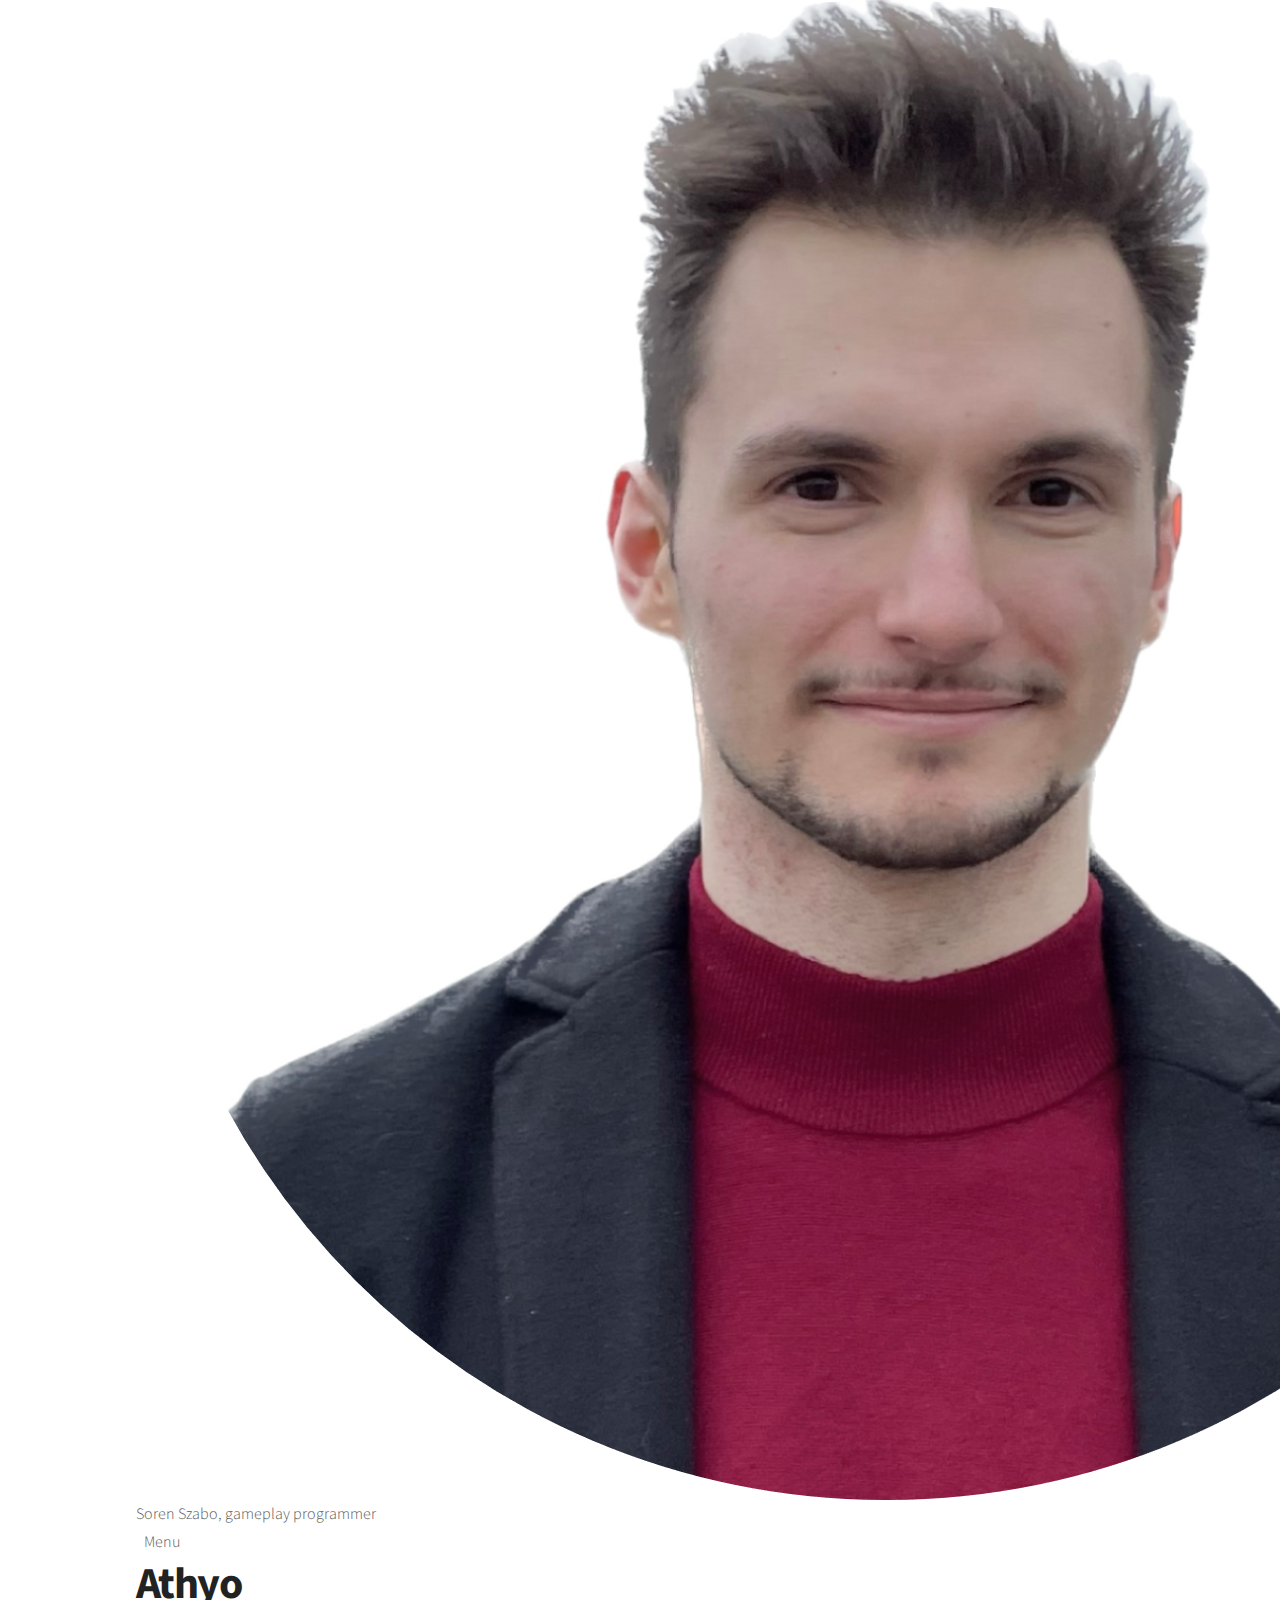
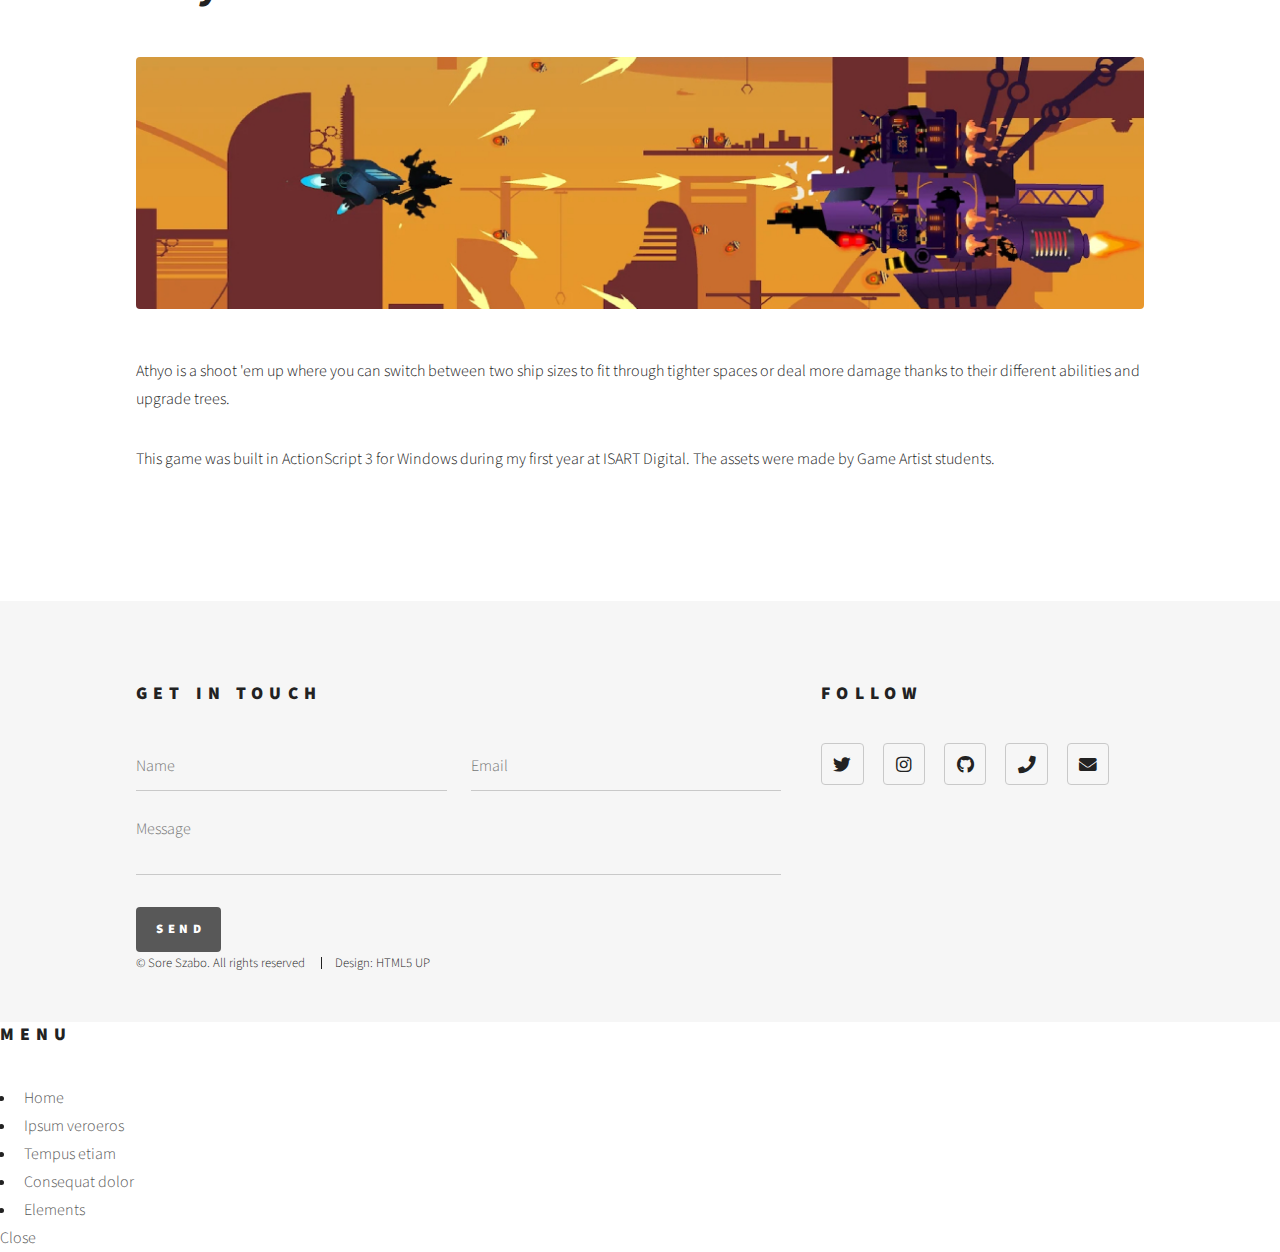
<file: projects-athyo.html>
<!DOCTYPE HTML>
<!--
	Phantom by HTML5 UP
	html5up.net | @ajlkn
	Free for personal and commercial use under the CCA 3.0 license (html5up.net/license)
-->
<html>

<head>
	<title>Athyo - Soren Szabo</title>
	<meta charset="utf-8" />
	<meta name="viewport" content="width=device-width, initial-scale=1, user-scalable=no" />
	<link rel="stylesheet" href="assets/css/main.css" />
	<noscript>
		<link rel="stylesheet" href="assets/css/noscript.css" />
	</noscript>
</head>

<body class="is-preload">
	<!-- Wrapper -->
	<div id="wrapper">

		<!-- Header -->
		<header id="header">
			<div class="inner">

				<!-- Logo -->
				<a href="index.html" class="logo">
					<span class="symbol"><img src="images/ICON_SOREN.png" alt="" /></span><span class="title">Soren
						Szabo, gameplay programmer</span>
				</a>

				<!-- Nav -->
				<nav>
					<ul>
						<li><a href="#menu">Menu</a></li>
					</ul>
				</nav>

			</div>
		</header>

		<!-- Menu -->
		<nav id="menu">
			<h2>Menu</h2>
			<ul>
				<li><a href="index.html">Home</a></li>
				<li><a href="generic.html">Ipsum veroeros</a></li>
				<li><a href="generic.html">Tempus etiam</a></li>
				<li><a href="generic.html">Consequat dolor</a></li>
				<li><a href="elements.html">Elements</a></li>
			</ul>
		</nav>

		<!-- Main -->
		<div id="main">
			<div class="inner">
				<h1>Athyo</h1>
				<span class="image main"><img src="images/BANNER_ATHYO.jpg" alt="" /></span>
				<p>Athyo is a shoot 'em up where you can switch between two ship sizes to fit through tighter spaces or
					deal more damage thanks to their different abilities and upgrade trees. </p>
				<p>This game was built in ActionScript 3 for Windows during my first year at ISART Digital. The assets
					were made by Game Artist students.
				</p>
			</div>
		</div>

		<!-- Footer -->
		<footer id="footer">
			<div class="inner">
				<section>
					<h2>Get in touch</h2>
					<form method="post" action="#">
						<div class="fields">
							<div class="field half">
								<input type="text" name="name" id="name" placeholder="Name" />
							</div>
							<div class="field half">
								<input type="email" name="email" id="email" placeholder="Email" />
							</div>
							<div class="field">
								<textarea name="message" id="message" placeholder="Message"></textarea>
							</div>
						</div>
						<ul class="actions">
							<li><input type="submit" value="Send" class="primary" /></li>
						</ul>
					</form>
				</section>
				<section>
					<h2>Follow</h2>
					<ul class="icons">
						<li><a href="https://twitter.com/Firepower_Soren" class="icon brands style2 fa-twitter"><span
									class="label">Twitter</span></a></li>
						<!-- <li><a href="#" class="icon brands style2 fa-facebook-f"><span class="label">Facebook</span></a></li> -->
						<li><a href="https://www.instagram.com/soren_szabo/"
								class="icon brands style2 fa-instagram"><span class="label">Instagram</span></a></li>
						<!-- <li><a href="#" class="icon brands style2 fa-dribbble"><span class="label">Dribbble</span></a></li> -->
						<li><a href="https://github.com/Soren-Szabo-work" class="icon brands style2 fa-github"><span
									class="label">GitHub</span></a></li>
						<!-- <li><a href="#" class="icon brands style2 fa-500px"><span class="label">500px</span></a></li> -->
						<li><a href="tel:+33624508936" class="icon solid style2 fa-phone"><span
									class="label">Phone</span></a></li>
						<li><a href="mailto:soren.szabo@gmail.com" class="icon solid style2 fa-envelope"><span
									class="label">Email</span></a></li>
					</ul>
				</section>
				<ul class="copyright">
					<li>&copy; Sore Szabo. All rights reserved</li>
					<li>Design: <a href="http://html5up.net">HTML5 UP</a></li>
				</ul>
			</div>
		</footer>


	</div>

	<!-- Scripts -->
	<script src="assets/js/jquery.min.js"></script>
	<script src="assets/js/browser.min.js"></script>
	<script src="assets/js/breakpoints.min.js"></script>
	<script src="assets/js/util.js"></script>
	<script src="assets/js/main.js"></script>
	<script src="assets/js/gsap.min.js"></script>
	<script src="assets/js/cursorlogic.js"></script>

</body>

</html>
</file>
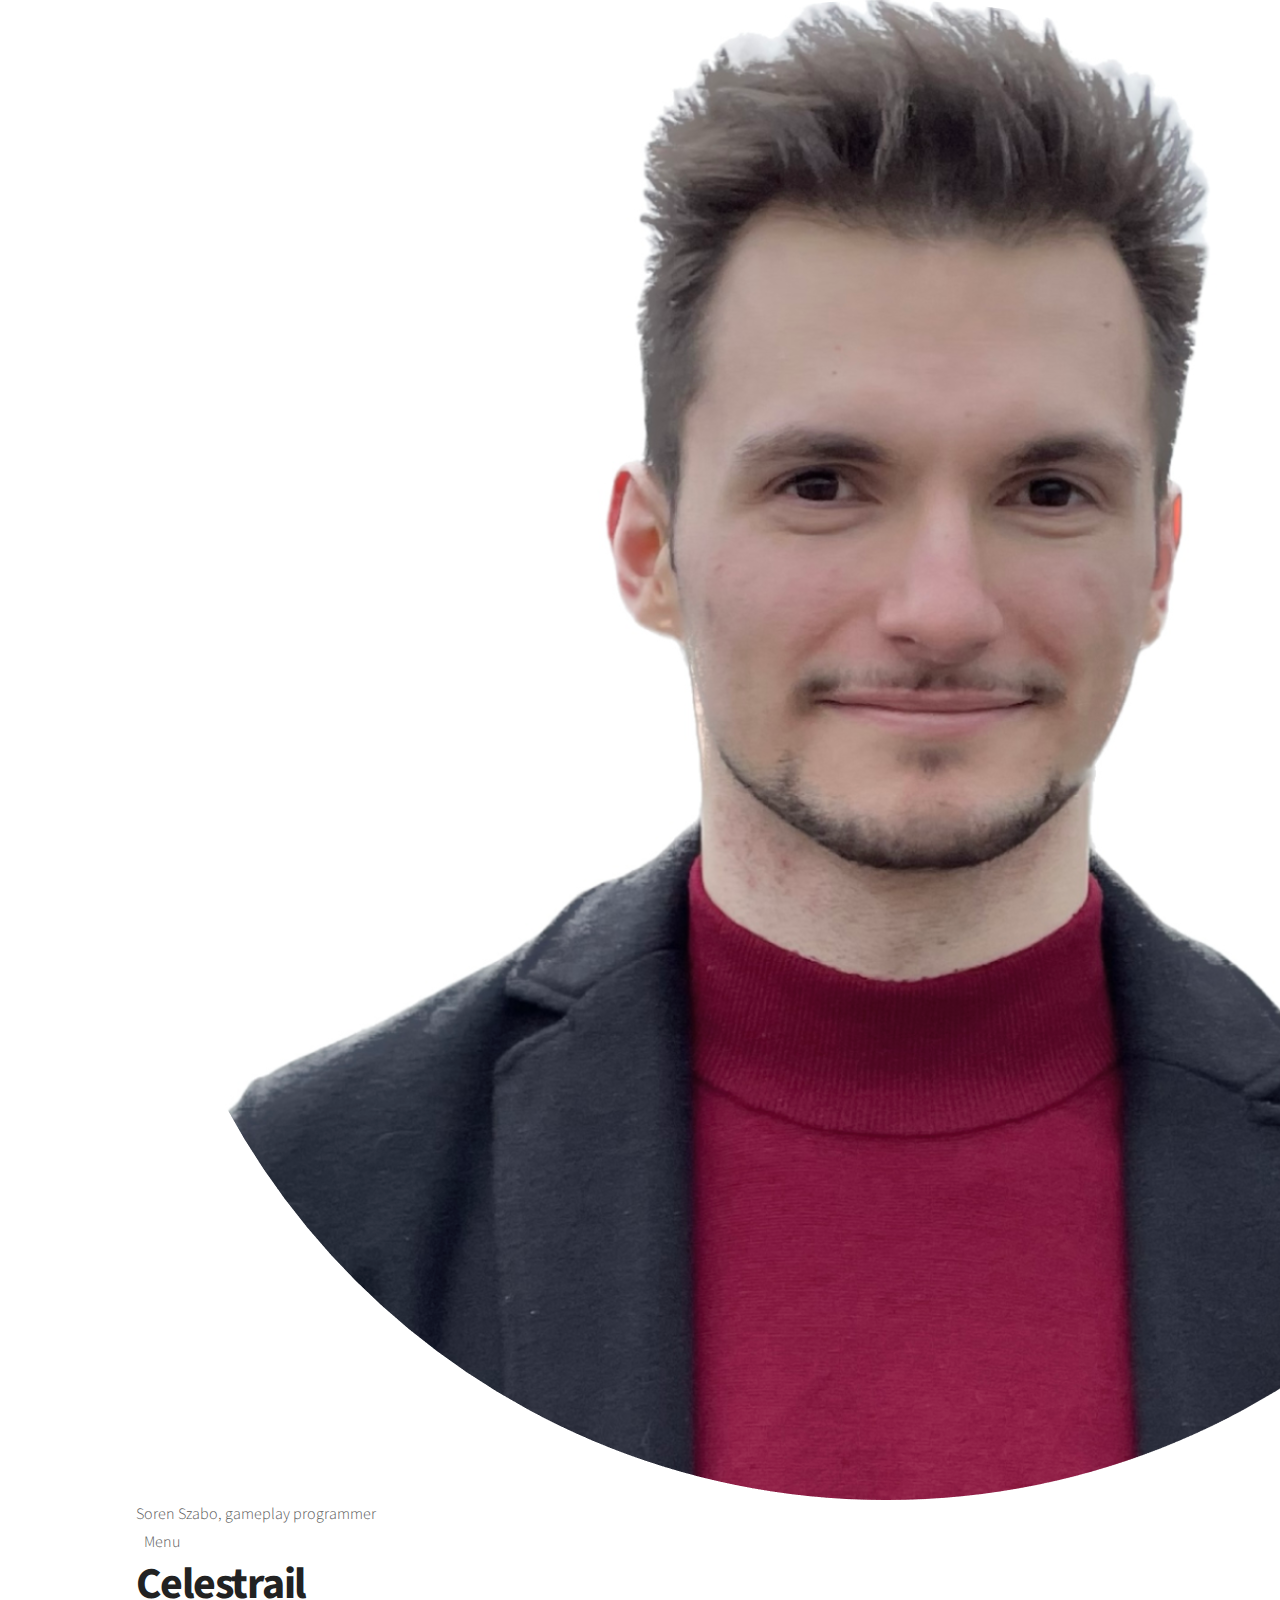
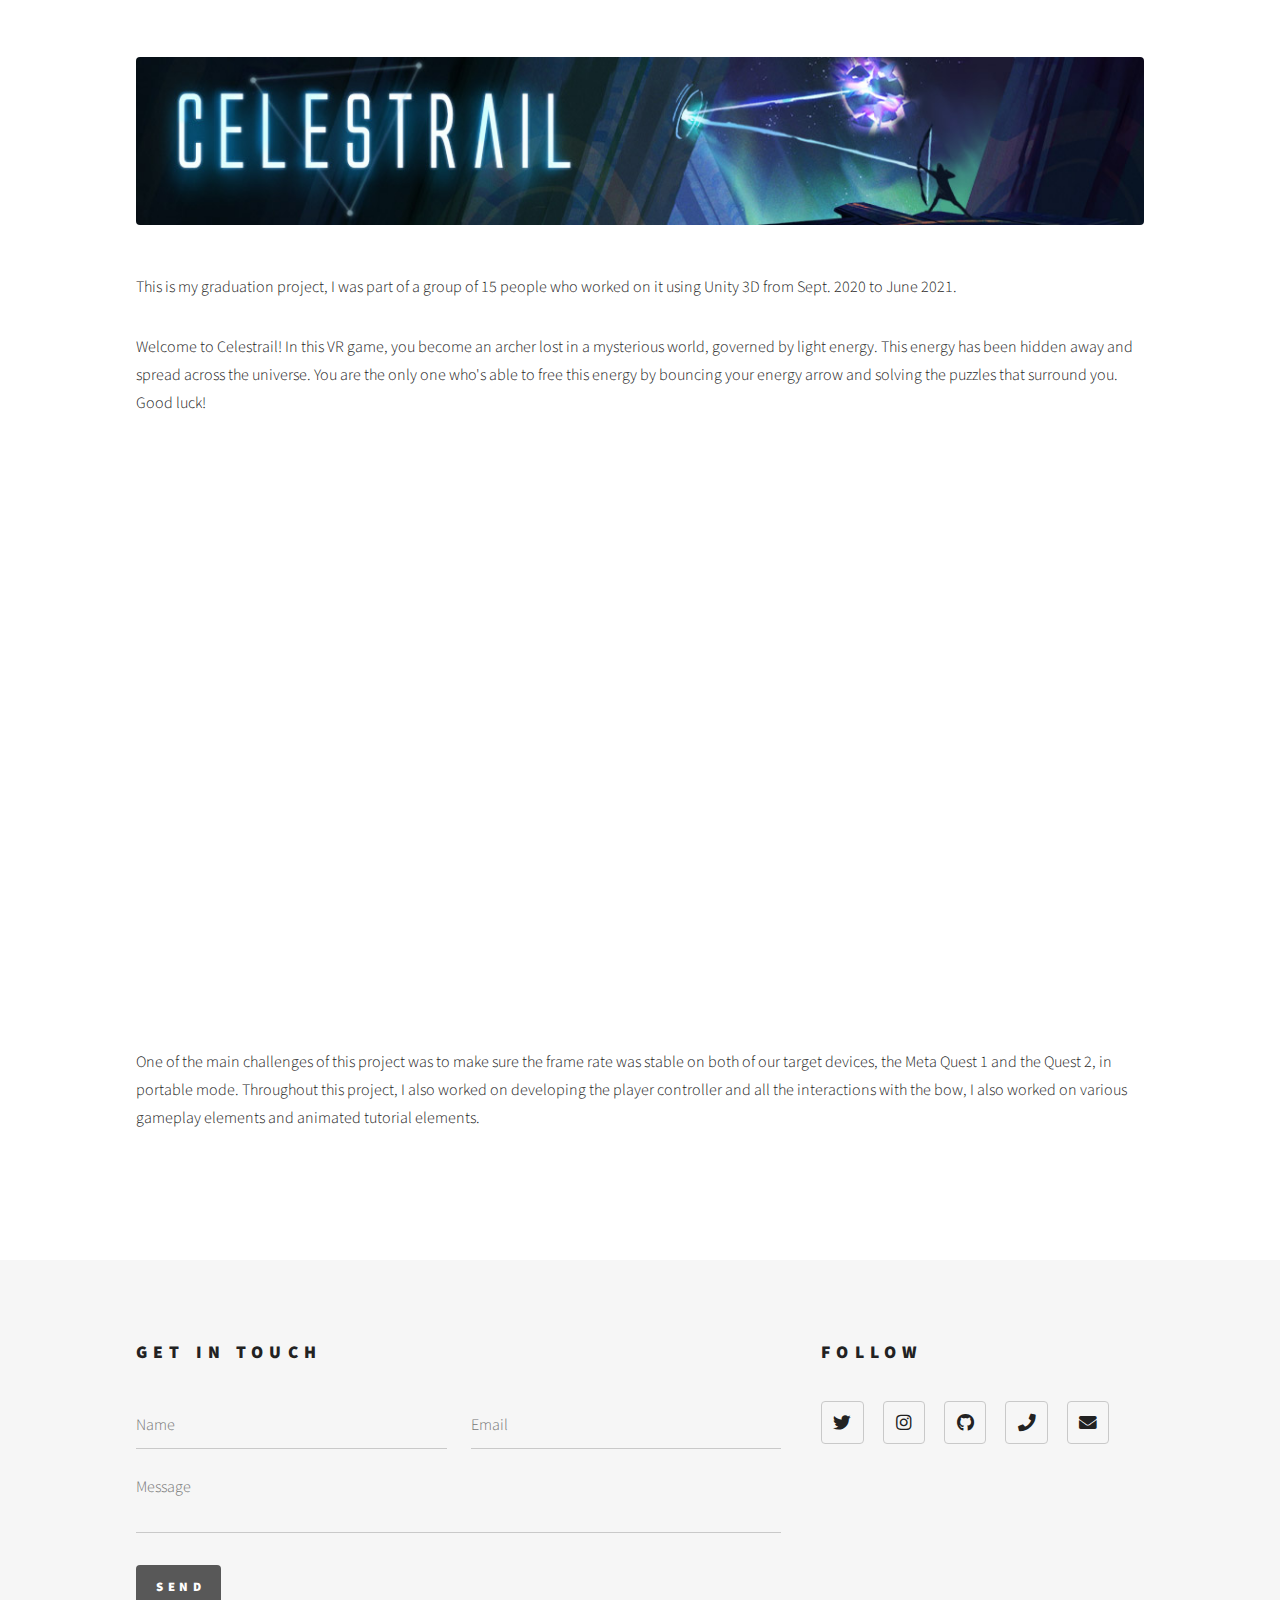
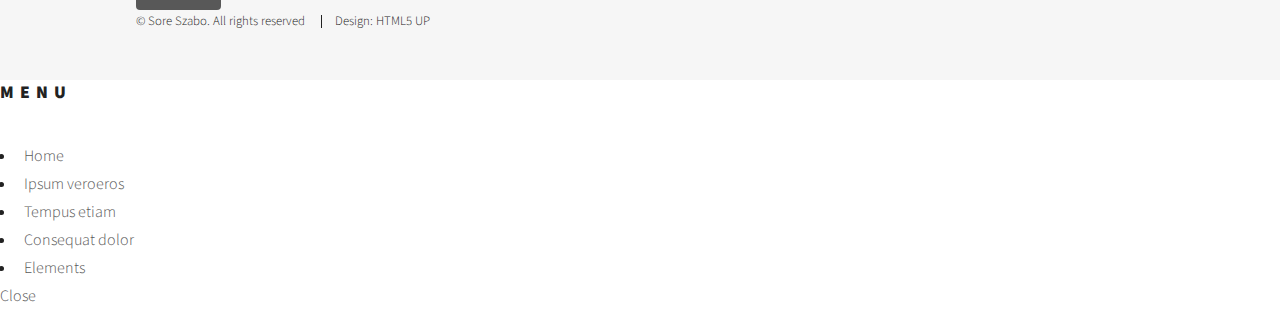
<file: projects-celestrail.html>
<!DOCTYPE HTML>
<!--
	Phantom by HTML5 UP
	html5up.net | @ajlkn
	Free for personal and commercial use under the CCA 3.0 license (html5up.net/license)
-->
<html>

<head>
	<title>Celestrail - Soren Szabo</title>
	<meta charset="utf-8" />
	<meta name="viewport" content="width=device-width, initial-scale=1, user-scalable=no" />
	<link rel="stylesheet" href="assets/css/main.css" />
	<noscript>
		<link rel="stylesheet" href="assets/css/noscript.css" />
	</noscript>
</head>

<body class="is-preload">
	<!-- Wrapper -->
	<div id="wrapper">

		<!-- Header -->
		<header id="header">
			<div class="inner">

				<!-- Logo -->
				<a href="index.html" class="logo">
					<span class="symbol"><img src="images/ICON_SOREN.png" alt="" /></span><span class="title">Soren
						Szabo, gameplay programmer</span>
				</a>

				<!-- Nav -->
				<nav>
					<ul>
						<li><a href="#menu">Menu</a></li>
					</ul>
				</nav>

			</div>
		</header>

		<!-- Menu -->
		<nav id="menu">
			<h2>Menu</h2>
			<ul>
				<li><a href="index.html">Home</a></li>
				<li><a href="generic.html">Ipsum veroeros</a></li>
				<li><a href="generic.html">Tempus etiam</a></li>
				<li><a href="generic.html">Consequat dolor</a></li>
				<li><a href="elements.html">Elements</a></li>
			</ul>
		</nav>

		<!-- Main -->
		<div id="main">
			<div class="inner">
				<h1>Celestrail</h1>
				<span class="image main"><img src="images/BANNER_CELESTRAIL.jpg" alt="" /></span>
				<p>This is my graduation project, I was part of a group of 15 people who worked on it using Unity 3D
					from Sept. 2020 to June 2021.
				</p>
				<p>Welcome to Celestrail! In this VR game, you become an archer lost in a mysterious world, governed by
					light energy. This energy has been hidden away and spread across the universe. You are the only one
					who's able to free this energy by bouncing your energy arrow and solving the puzzles that surround
					you. Good luck!
				</p>
				<div class="video-container cursor-hover-item">
					<div id="Pzccyw9-FQM" frameborder="0"></div>
				</div>
				<p></p>
				<p>One of the main challenges of this project was to make sure the frame rate was stable on both of our
					target devices, the Meta Quest 1 and the Quest 2, in portable mode. Throughout this project, I also
					worked on developing the player controller and all the interactions with the bow, I also worked on
					various gameplay elements and animated tutorial elements.
				</p>
			</div>
		</div>

		<!-- Footer -->
		<footer id="footer">
			<div class="inner">
				<section>
					<h2>Get in touch</h2>
					<form method="post" action="#">
						<div class="fields">
							<div class="field half">
								<input type="text" name="name" id="name" placeholder="Name" />
							</div>
							<div class="field half">
								<input type="email" name="email" id="email" placeholder="Email" />
							</div>
							<div class="field">
								<textarea name="message" id="message" placeholder="Message"></textarea>
							</div>
						</div>
						<ul class="actions">
							<li><input type="submit" value="Send" class="primary" /></li>
						</ul>
					</form>
				</section>
				<section>
					<h2>Follow</h2>
					<ul class="icons">
						<li><a href="https://twitter.com/Firepower_Soren" class="icon brands style2 fa-twitter"><span
									class="label">Twitter</span></a></li>
						<!-- <li><a href="#" class="icon brands style2 fa-facebook-f"><span class="label">Facebook</span></a></li> -->
						<li><a href="https://www.instagram.com/soren_szabo/"
								class="icon brands style2 fa-instagram"><span class="label">Instagram</span></a></li>
						<!-- <li><a href="#" class="icon brands style2 fa-dribbble"><span class="label">Dribbble</span></a></li> -->
						<li><a href="https://github.com/Soren-Szabo-work" class="icon brands style2 fa-github"><span
									class="label">GitHub</span></a></li>
						<!-- <li><a href="#" class="icon brands style2 fa-500px"><span class="label">500px</span></a></li> -->
						<li><a href="tel:+33624508936" class="icon solid style2 fa-phone"><span
									class="label">Phone</span></a></li>
						<li><a href="mailto:soren.szabo@gmail.com" class="icon solid style2 fa-envelope"><span
									class="label">Email</span></a></li>
					</ul>
				</section>
				<ul class="copyright">
					<li>&copy; Sore Szabo. All rights reserved</li>
					<li>Design: <a href="http://html5up.net">HTML5 UP</a></li>
				</ul>
			</div>
		</footer>


	</div>

	<!-- Scripts -->
	<script src="assets/js/jquery.min.js"></script>
	<script src="assets/js/browser.min.js"></script>
	<script src="assets/js/breakpoints.min.js"></script>
	<script src="assets/js/util.js"></script>
	<script src="assets/js/main.js"></script>
	<script src="assets/js/gsap.min.js"></script>
	<script src="assets/js/cursorlogic.js"></script>

</body>

</html>
</file>
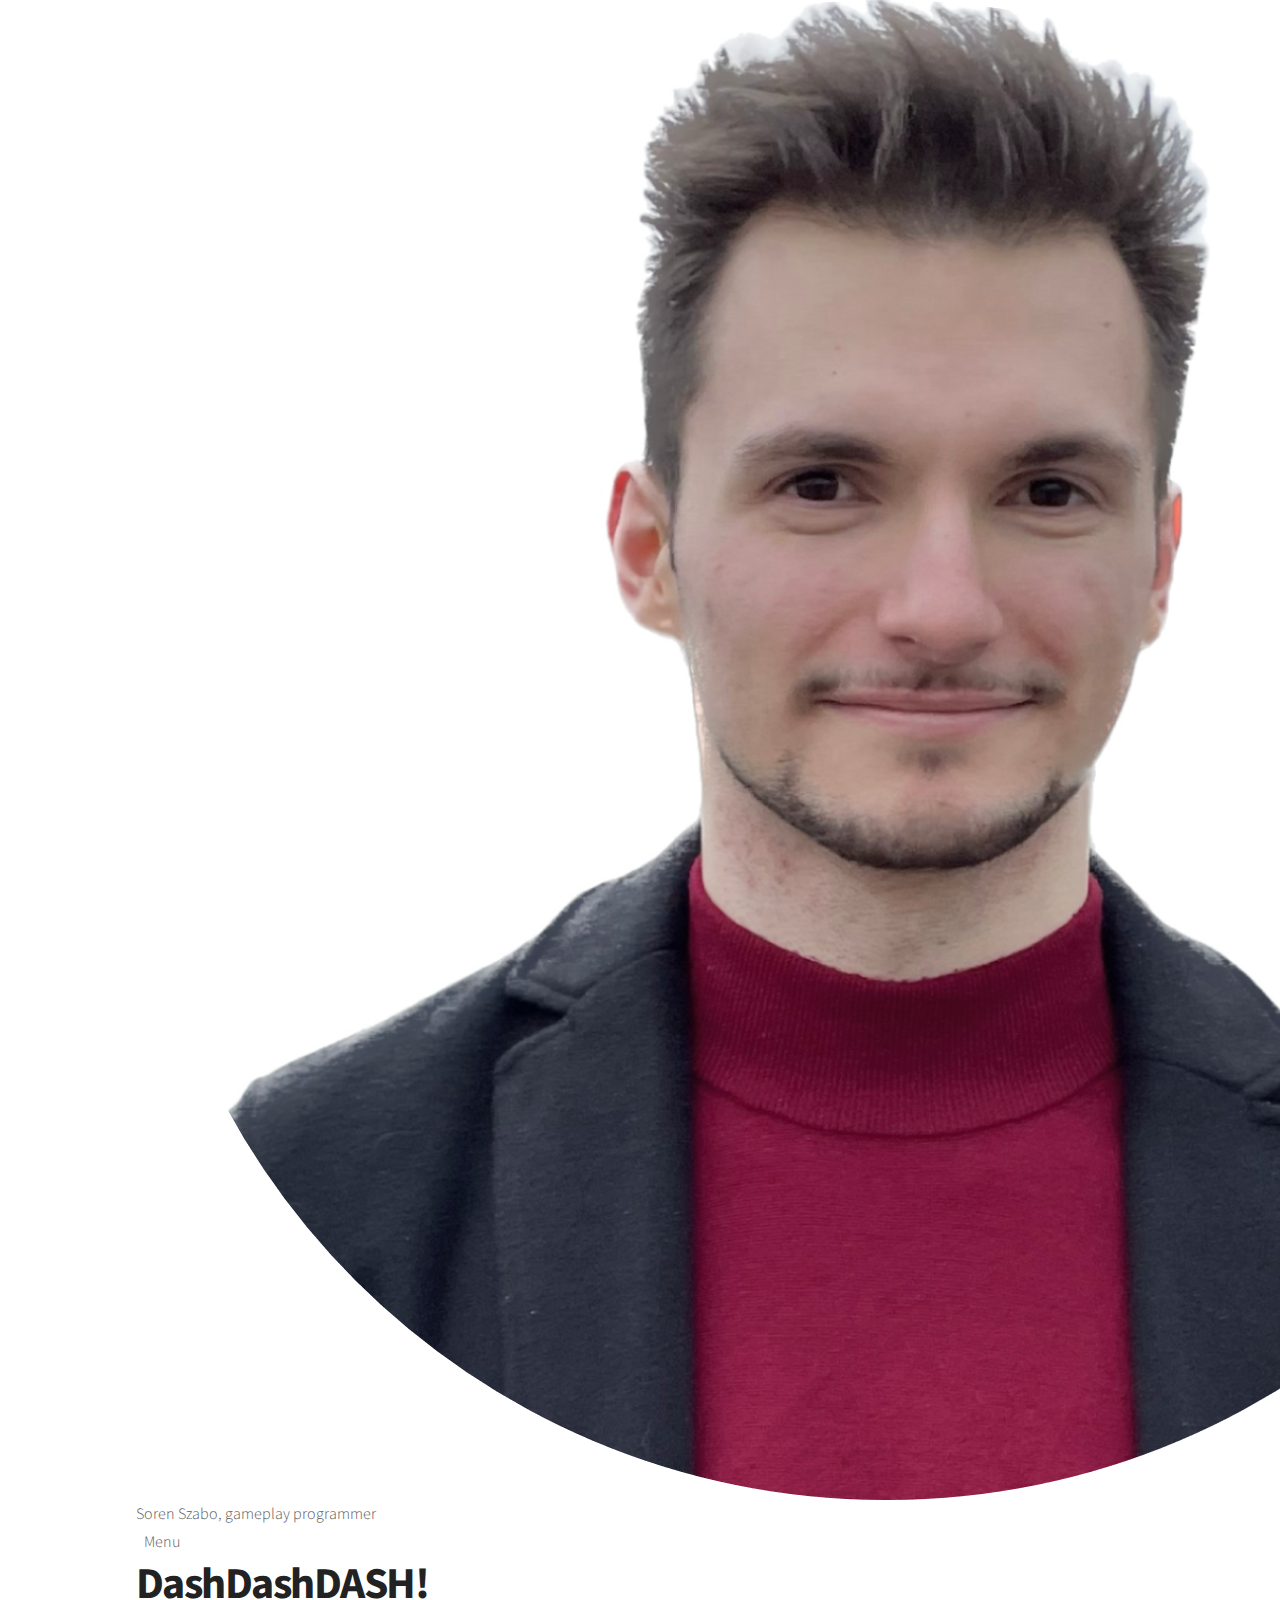
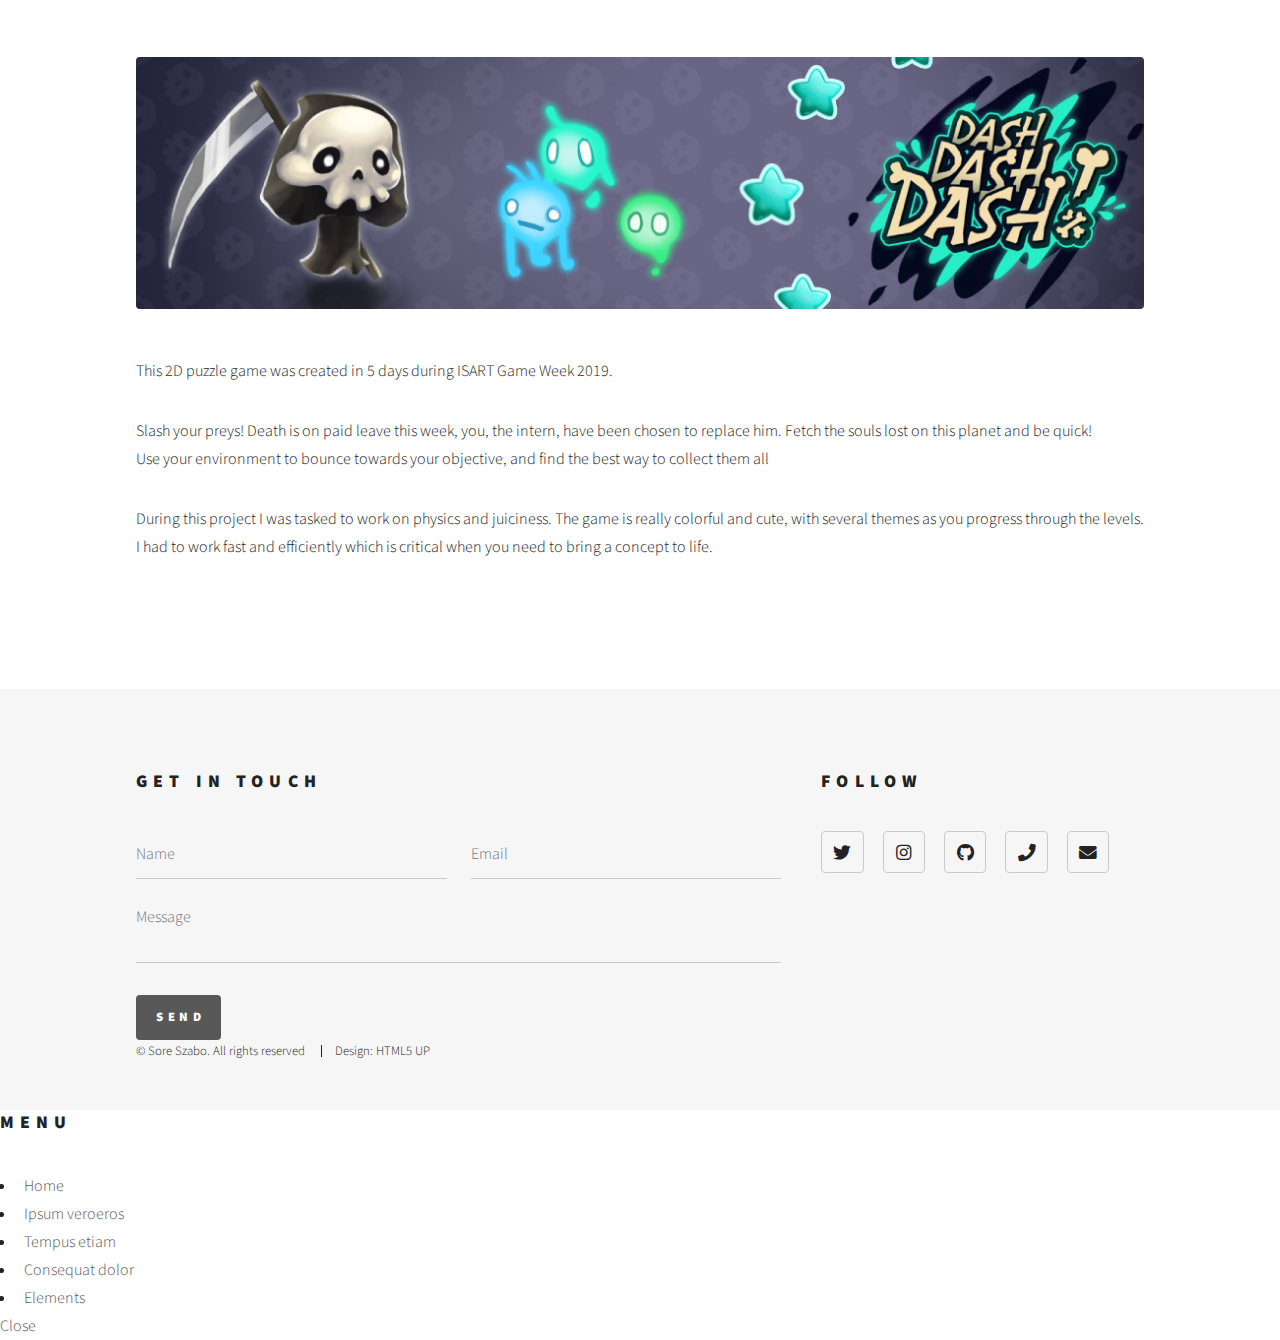
<file: projects-ddd.html>
<!DOCTYPE HTML>
<!--
	Phantom by HTML5 UP
	html5up.net | @ajlkn
	Free for personal and commercial use under the CCA 3.0 license (html5up.net/license)
-->
<html>

<head>
	<title>DashDashDASH - Soren Szabo</title>
	<meta charset="utf-8" />
	<meta name="viewport" content="width=device-width, initial-scale=1, user-scalable=no" />
	<link rel="stylesheet" href="assets/css/main.css" />
	<noscript>
		<link rel="stylesheet" href="assets/css/noscript.css" />
	</noscript>
</head>

<body class="is-preload">
	<!-- Wrapper -->
	<div id="wrapper">

		<!-- Header -->
		<header id="header">
			<div class="inner">

				<!-- Logo -->
				<a href="index.html" class="logo">
					<span class="symbol"><img src="images/ICON_SOREN.png" alt="" /></span><span class="title">Soren
						Szabo, gameplay programmer</span>
				</a>

				<!-- Nav -->
				<nav>
					<ul>
						<li><a href="#menu">Menu</a></li>
					</ul>
				</nav>

			</div>
		</header>

		<!-- Menu -->
		<nav id="menu">
			<h2>Menu</h2>
			<ul>
				<li><a href="index.html">Home</a></li>
				<li><a href="generic.html">Ipsum veroeros</a></li>
				<li><a href="generic.html">Tempus etiam</a></li>
				<li><a href="generic.html">Consequat dolor</a></li>
				<li><a href="elements.html">Elements</a></li>
			</ul>
		</nav>

		<!-- Main -->
		<div id="main">
			<div class="inner">
				<h1>DashDashDASH!</h1>
				<span class="image main"><img src="images/BANNER_DDD.jpg" alt="" /></span>
				<p>This 2D puzzle game was created in 5 days during ISART Game Week 2019.
				<p>Slash your preys! Death is on paid leave this week, you, the intern, have been chosen to replace him.
					Fetch the souls lost on this planet and be quick! <br>Use your environment to bounce towards your
					objective, and find the best way to collect them all
				<p>During this project I was tasked to work on physics and juiciness. The game is really colorful and
					cute, with several themes as you progress through the levels. I had to work fast and efficiently
					which is critical when you need to bring a concept to life.</p>
			</div>
		</div>

		<!-- Footer -->
		<footer id="footer">
			<div class="inner">
				<section>
					<h2>Get in touch</h2>
					<form method="post" action="#">
						<div class="fields">
							<div class="field half">
								<input type="text" name="name" id="name" placeholder="Name" />
							</div>
							<div class="field half">
								<input type="email" name="email" id="email" placeholder="Email" />
							</div>
							<div class="field">
								<textarea name="message" id="message" placeholder="Message"></textarea>
							</div>
						</div>
						<ul class="actions">
							<li><input type="submit" value="Send" class="primary" /></li>
						</ul>
					</form>
				</section>
				<section>
					<h2>Follow</h2>
					<ul class="icons">
						<li><a href="https://twitter.com/Firepower_Soren" class="icon brands style2 fa-twitter"><span
									class="label">Twitter</span></a></li>
						<!-- <li><a href="#" class="icon brands style2 fa-facebook-f"><span class="label">Facebook</span></a></li> -->
						<li><a href="https://www.instagram.com/soren_szabo/"
								class="icon brands style2 fa-instagram"><span class="label">Instagram</span></a></li>
						<!-- <li><a href="#" class="icon brands style2 fa-dribbble"><span class="label">Dribbble</span></a></li> -->
						<li><a href="https://github.com/Soren-Szabo-work" class="icon brands style2 fa-github"><span
									class="label">GitHub</span></a></li>
						<!-- <li><a href="#" class="icon brands style2 fa-500px"><span class="label">500px</span></a></li> -->
						<li><a href="tel:+33624508936" class="icon solid style2 fa-phone"><span
									class="label">Phone</span></a></li>
						<li><a href="mailto:soren.szabo@gmail.com" class="icon solid style2 fa-envelope"><span
									class="label">Email</span></a></li>
					</ul>
				</section>
				<ul class="copyright">
					<li>&copy; Sore Szabo. All rights reserved</li>
					<li>Design: <a href="http://html5up.net">HTML5 UP</a></li>
				</ul>
			</div>
		</footer>


	</div>

	<!-- Scripts -->
	<script src="assets/js/jquery.min.js"></script>
	<script src="assets/js/browser.min.js"></script>
	<script src="assets/js/breakpoints.min.js"></script>
	<script src="assets/js/util.js"></script>
	<script src="assets/js/main.js"></script>
	<script src="assets/js/gsap.min.js"></script>
	<script src="assets/js/cursorlogic.js"></script>

</body>

</html>
</file>
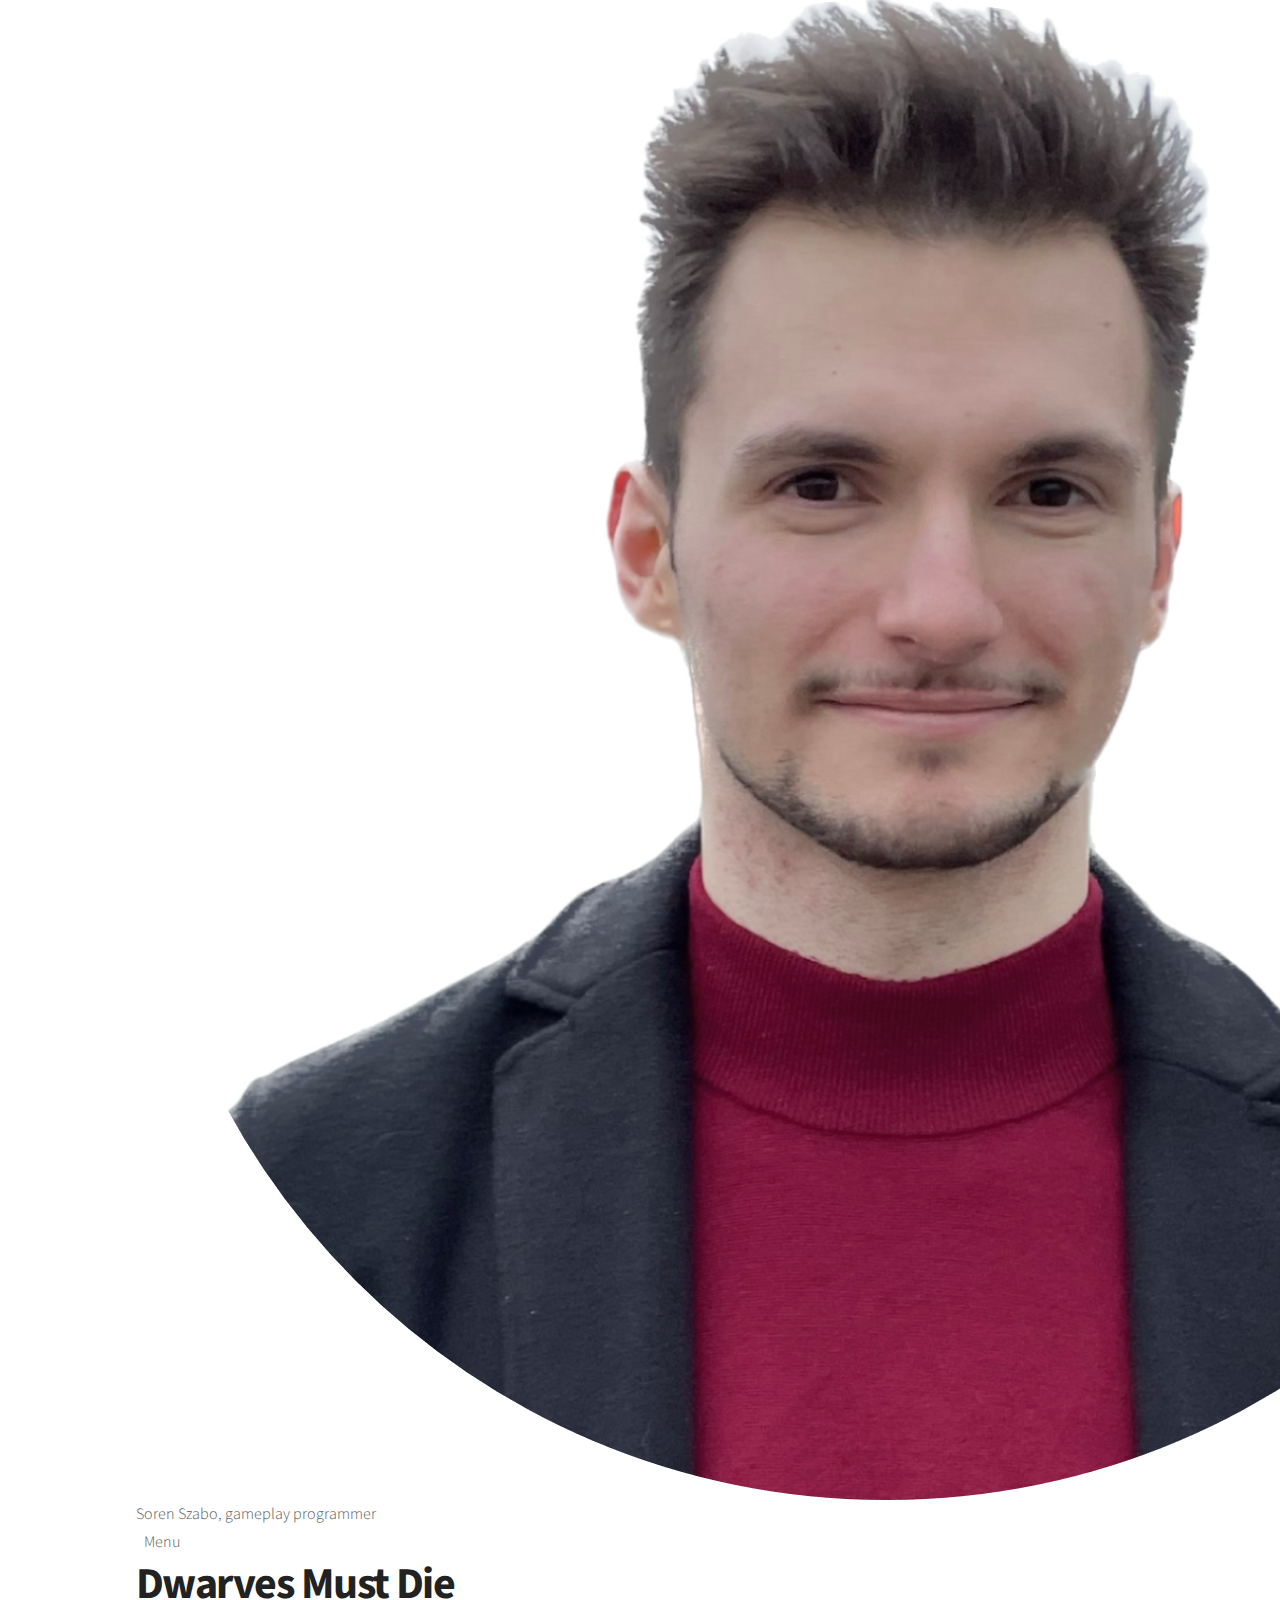
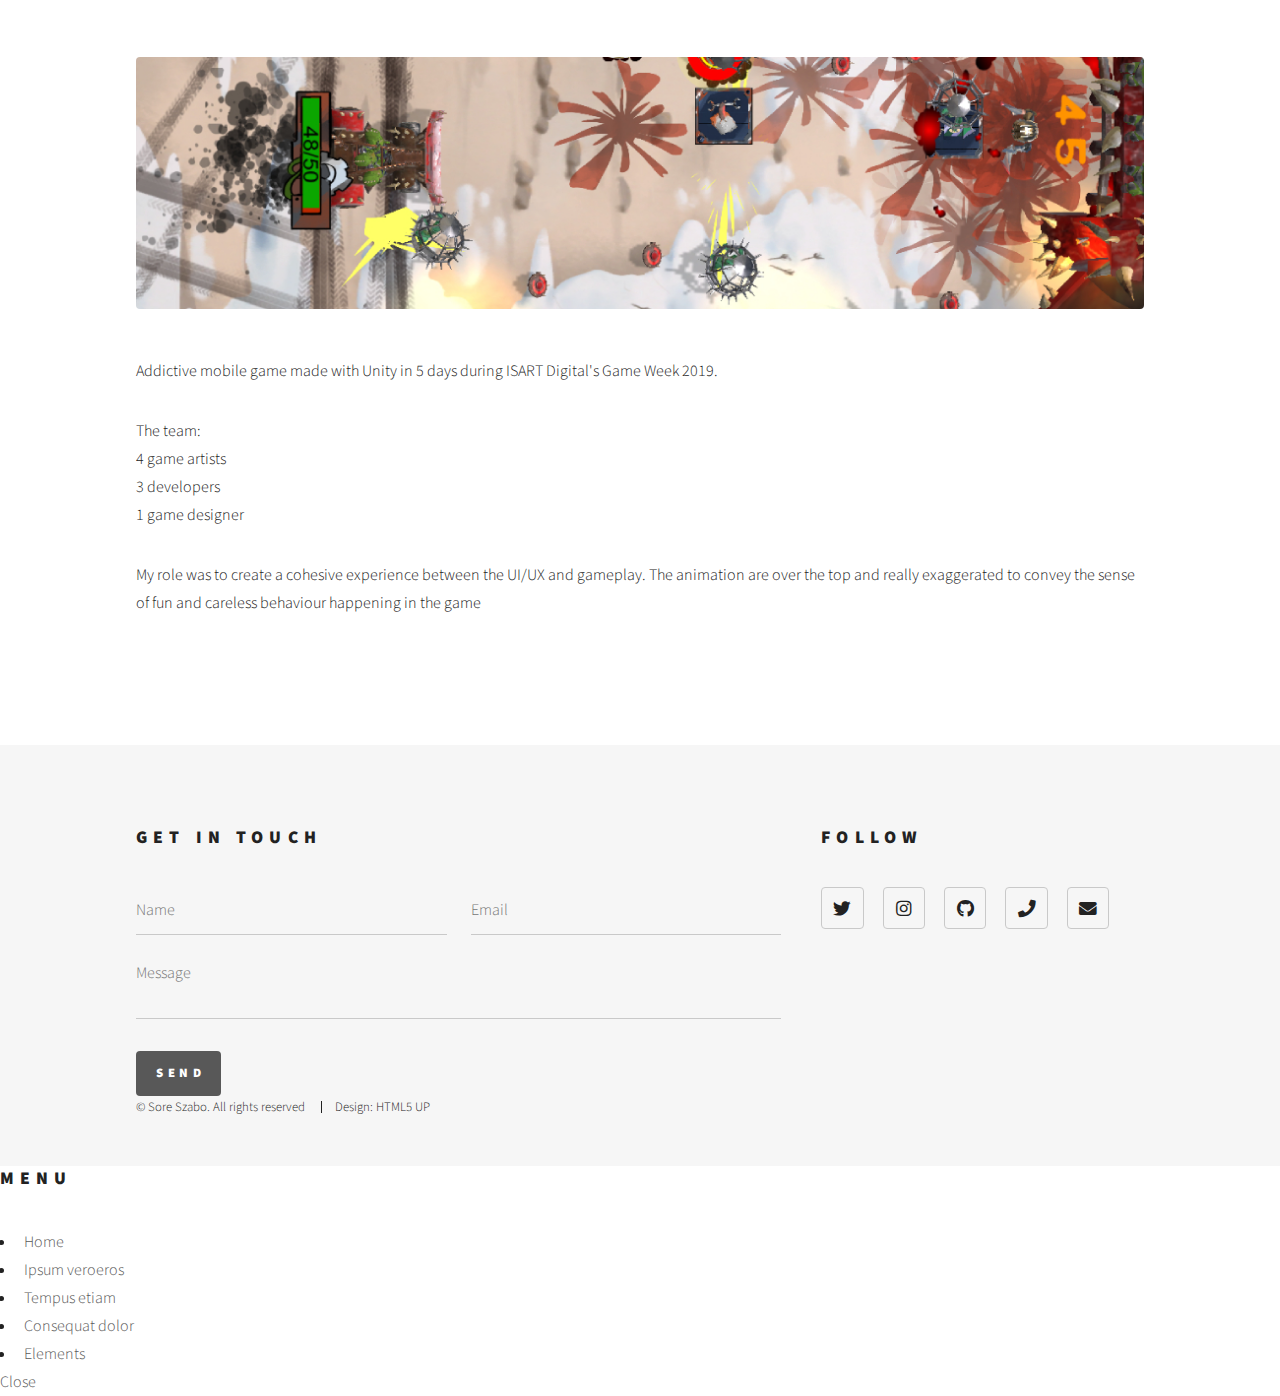
<file: projects-dmd.html>
<!DOCTYPE HTML>
<!--
	Phantom by HTML5 UP
	html5up.net | @ajlkn
	Free for personal and commercial use under the CCA 3.0 license (html5up.net/license)
-->
<html>

<head>
	<title>Dwarves Must Die - Soren Szabo</title>
	<meta charset="utf-8" />
	<meta name="viewport" content="width=device-width, initial-scale=1, user-scalable=no" />
	<link rel="stylesheet" href="assets/css/main.css" />
	<noscript>
		<link rel="stylesheet" href="assets/css/noscript.css" />
	</noscript>
</head>

<body class="is-preload">
	<!-- Wrapper -->
	<div id="wrapper">

		<!-- Header -->
		<header id="header">
			<div class="inner">

				<!-- Logo -->
				<a href="index.html" class="logo">
					<span class="symbol"><img src="images/ICON_SOREN.png" alt="" /></span><span class="title">Soren
						Szabo, gameplay programmer</span>
				</a>

				<!-- Nav -->
				<nav>
					<ul>
						<li><a href="#menu">Menu</a></li>
					</ul>
				</nav>

			</div>
		</header>

		<!-- Menu -->
		<nav id="menu">
			<h2>Menu</h2>
			<ul>
				<li><a href="index.html">Home</a></li>
				<li><a href="generic.html">Ipsum veroeros</a></li>
				<li><a href="generic.html">Tempus etiam</a></li>
				<li><a href="generic.html">Consequat dolor</a></li>
				<li><a href="elements.html">Elements</a></li>
			</ul>
		</nav>

		<!-- Main -->
		<div id="main">
			<div class="inner">
				<h1>Dwarves Must Die</h1>
				<span class="image main"><img src="images/BANNER_DMD.jpg" alt="" /></span>
				<p>Addictive mobile game made with Unity in 5 days during ISART Digital's Game Week 2019.
				<p>
					The team:
					<br>4 game artists
					<br>3 developers
					<br>1 game designer
				</p>
				<p>My role was to create a cohesive experience between the UI/UX and gameplay. The animation are over
					the top and really exaggerated to convey the sense of fun and careless behaviour happening in the
					game</p>
			</div>
		</div>

		<!-- Footer -->
		<footer id="footer">
			<div class="inner">
				<section>
					<h2>Get in touch</h2>
					<form method="post" action="#">
						<div class="fields">
							<div class="field half">
								<input type="text" name="name" id="name" placeholder="Name" />
							</div>
							<div class="field half">
								<input type="email" name="email" id="email" placeholder="Email" />
							</div>
							<div class="field">
								<textarea name="message" id="message" placeholder="Message"></textarea>
							</div>
						</div>
						<ul class="actions">
							<li><input type="submit" value="Send" class="primary" /></li>
						</ul>
					</form>
				</section>
				<section>
					<h2>Follow</h2>
					<ul class="icons">
						<li><a href="https://twitter.com/Firepower_Soren" class="icon brands style2 fa-twitter"><span
									class="label">Twitter</span></a></li>
						<!-- <li><a href="#" class="icon brands style2 fa-facebook-f"><span class="label">Facebook</span></a></li> -->
						<li><a href="https://www.instagram.com/soren_szabo/"
								class="icon brands style2 fa-instagram"><span class="label">Instagram</span></a></li>
						<!-- <li><a href="#" class="icon brands style2 fa-dribbble"><span class="label">Dribbble</span></a></li> -->
						<li><a href="https://github.com/Soren-Szabo-work" class="icon brands style2 fa-github"><span
									class="label">GitHub</span></a></li>
						<!-- <li><a href="#" class="icon brands style2 fa-500px"><span class="label">500px</span></a></li> -->
						<li><a href="tel:+33624508936" class="icon solid style2 fa-phone"><span
									class="label">Phone</span></a></li>
						<li><a href="mailto:soren.szabo@gmail.com" class="icon solid style2 fa-envelope"><span
									class="label">Email</span></a></li>
					</ul>
				</section>
				<ul class="copyright">
					<li>&copy; Sore Szabo. All rights reserved</li>
					<li>Design: <a href="http://html5up.net">HTML5 UP</a></li>
				</ul>
			</div>
		</footer>


	</div>

	<!-- Scripts -->
	<script src="assets/js/jquery.min.js"></script>
	<script src="assets/js/browser.min.js"></script>
	<script src="assets/js/breakpoints.min.js"></script>
	<script src="assets/js/util.js"></script>
	<script src="assets/js/main.js"></script>
	<script src="assets/js/gsap.min.js"></script>
	<script src="assets/js/cursorlogic.js"></script>

</body>

</html>
</file>
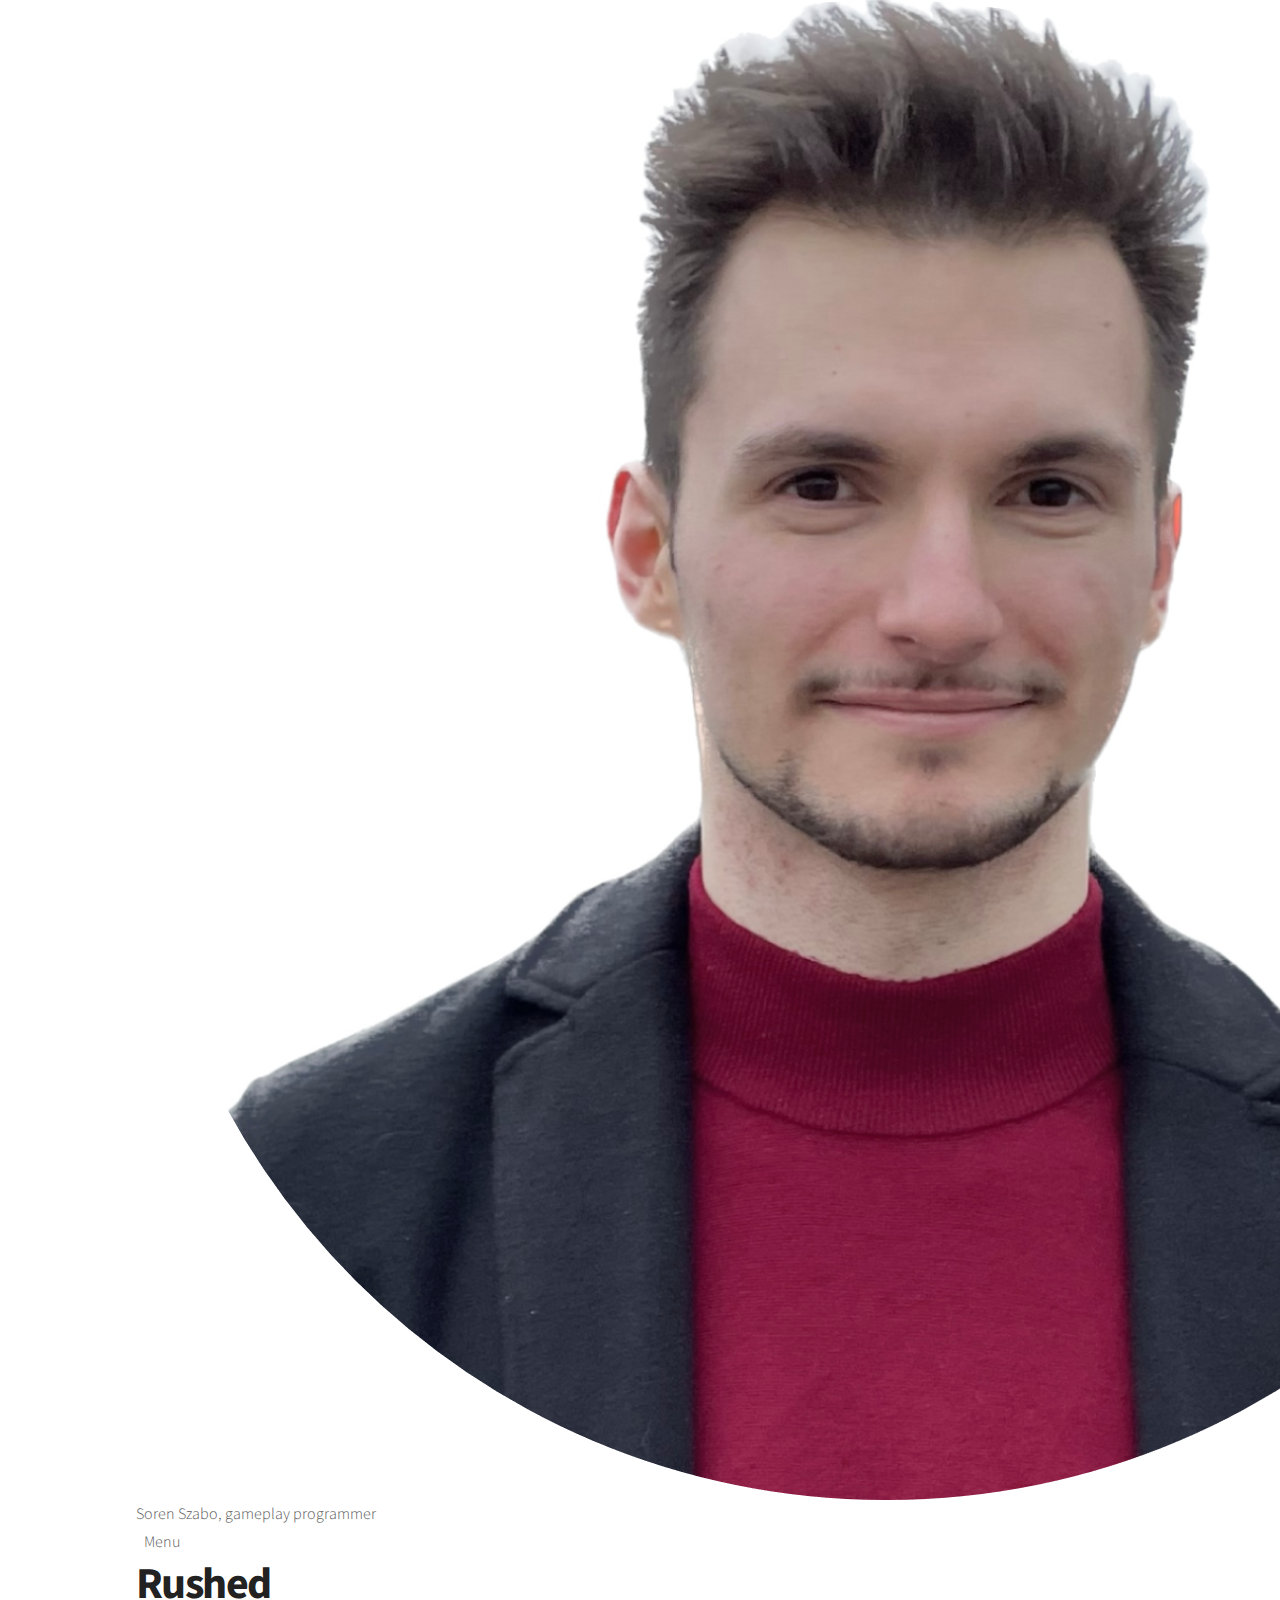
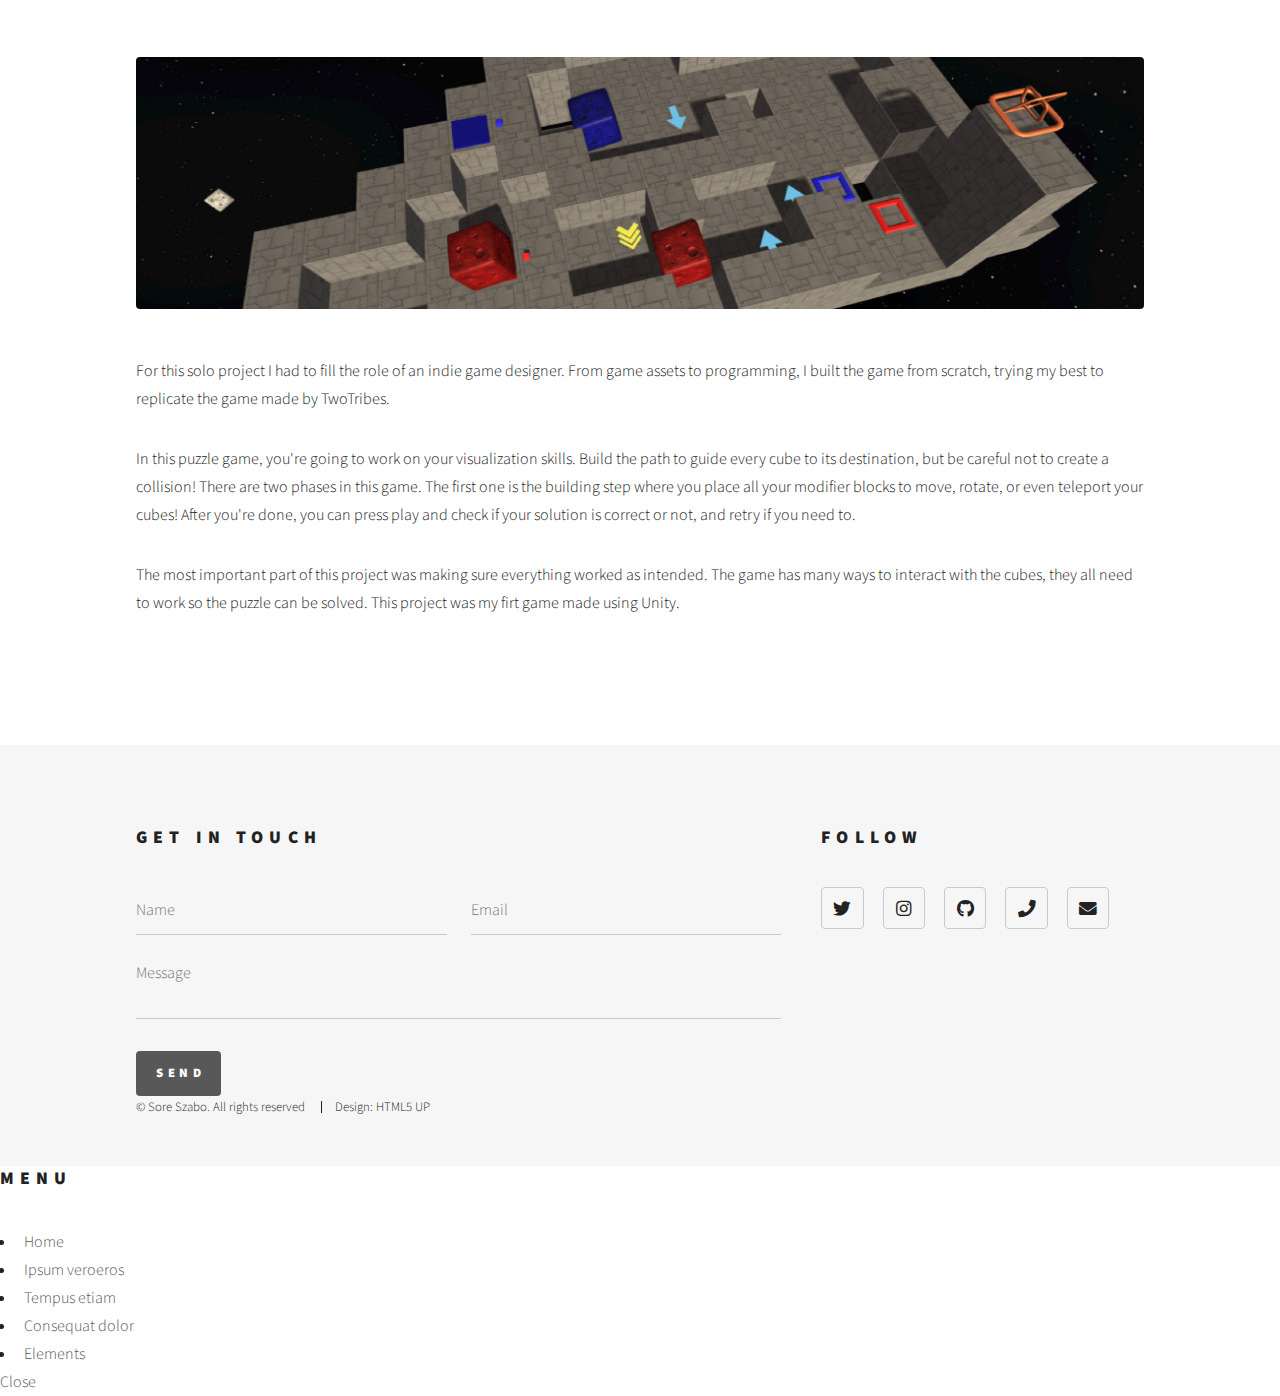
<file: projects-rushed.html>
<!DOCTYPE HTML>
<!--
	Phantom by HTML5 UP
	html5up.net | @ajlkn
	Free for personal and commercial use under the CCA 3.0 license (html5up.net/license)
-->
<html>

<head>
	<title>Rushed - Soren Szabo</title>
	<meta charset="utf-8" />
	<meta name="viewport" content="width=device-width, initial-scale=1, user-scalable=no" />
	<link rel="stylesheet" href="assets/css/main.css" />
	<noscript>
		<link rel="stylesheet" href="assets/css/noscript.css" />
	</noscript>
</head>

<body class="is-preload">
	<!-- Wrapper -->
	<div id="wrapper">

		<!-- Header -->
		<header id="header">
			<div class="inner">

				<!-- Logo -->
				<a href="index.html" class="logo">
					<span class="symbol"><img src="images/ICON_SOREN.png" alt="" /></span><span class="title">Soren
						Szabo, gameplay programmer</span>
				</a>

				<!-- Nav -->
				<nav>
					<ul>
						<li><a href="#menu">Menu</a></li>
					</ul>
				</nav>

			</div>
		</header>

		<!-- Menu -->
		<nav id="menu">
			<h2>Menu</h2>
			<ul>
				<li><a href="index.html">Home</a></li>
				<li><a href="generic.html">Ipsum veroeros</a></li>
				<li><a href="generic.html">Tempus etiam</a></li>
				<li><a href="generic.html">Consequat dolor</a></li>
				<li><a href="elements.html">Elements</a></li>
			</ul>
		</nav>

		<!-- Main -->
		<div id="main">
			<div class="inner">
				<h1>Rushed</h1>
				<span class="image main"><img src="images/BANNER_RUSHED.jpg" alt="" /></span>
				<p>For this solo project I had to fill the role of an indie game designer. From game assets to
					programming, I built the game from scratch, trying my best to replicate the game made by TwoTribes.
				</p>
				<p>In this puzzle game, you're going to work on your visualization skills. Build the path to guide every
					cube to its destination, but be careful not to create a collision! There are two phases in this
					game. The first one is the building step where you place all your modifier blocks to move, rotate,
					or even teleport your cubes! After you're done, you can press play and check if your solution is
					correct or not, and retry if you need to.
				</p>
				<p>
					The most important part of this project was making sure everything worked as intended. The game has
					many ways to interact with the cubes, they all need to work so the puzzle can be solved. This
					project was my firt game made using Unity.
				</p>
			</div>
		</div>

		<!-- Footer -->
		<footer id="footer">
			<div class="inner">
				<section>
					<h2>Get in touch</h2>
					<form method="post" action="#">
						<div class="fields">
							<div class="field half">
								<input type="text" name="name" id="name" placeholder="Name" />
							</div>
							<div class="field half">
								<input type="email" name="email" id="email" placeholder="Email" />
							</div>
							<div class="field">
								<textarea name="message" id="message" placeholder="Message"></textarea>
							</div>
						</div>
						<ul class="actions">
							<li><input type="submit" value="Send" class="primary" /></li>
						</ul>
					</form>
				</section>
				<section>
					<h2>Follow</h2>
					<ul class="icons">
						<li><a href="https://twitter.com/Firepower_Soren" class="icon brands style2 fa-twitter"><span
									class="label">Twitter</span></a></li>
						<!-- <li><a href="#" class="icon brands style2 fa-facebook-f"><span class="label">Facebook</span></a></li> -->
						<li><a href="https://www.instagram.com/soren_szabo/"
								class="icon brands style2 fa-instagram"><span class="label">Instagram</span></a></li>
						<!-- <li><a href="#" class="icon brands style2 fa-dribbble"><span class="label">Dribbble</span></a></li> -->
						<li><a href="https://github.com/Soren-Szabo-work" class="icon brands style2 fa-github"><span
									class="label">GitHub</span></a></li>
						<!-- <li><a href="#" class="icon brands style2 fa-500px"><span class="label">500px</span></a></li> -->
						<li><a href="tel:+33624508936" class="icon solid style2 fa-phone"><span
									class="label">Phone</span></a></li>
						<li><a href="mailto:soren.szabo@gmail.com" class="icon solid style2 fa-envelope"><span
									class="label">Email</span></a></li>
					</ul>
				</section>
				<ul class="copyright">
					<li>&copy; Sore Szabo. All rights reserved</li>
					<li>Design: <a href="http://html5up.net">HTML5 UP</a></li>
				</ul>
			</div>
		</footer>


	</div>

	<!-- Scripts -->
	<script src="assets/js/jquery.min.js"></script>
	<script src="assets/js/browser.min.js"></script>
	<script src="assets/js/breakpoints.min.js"></script>
	<script src="assets/js/util.js"></script>
	<script src="assets/js/main.js"></script>
	<script src="assets/js/gsap.min.js"></script>
	<script src="assets/js/cursorlogic.js"></script>

</body>

</html>
</file>
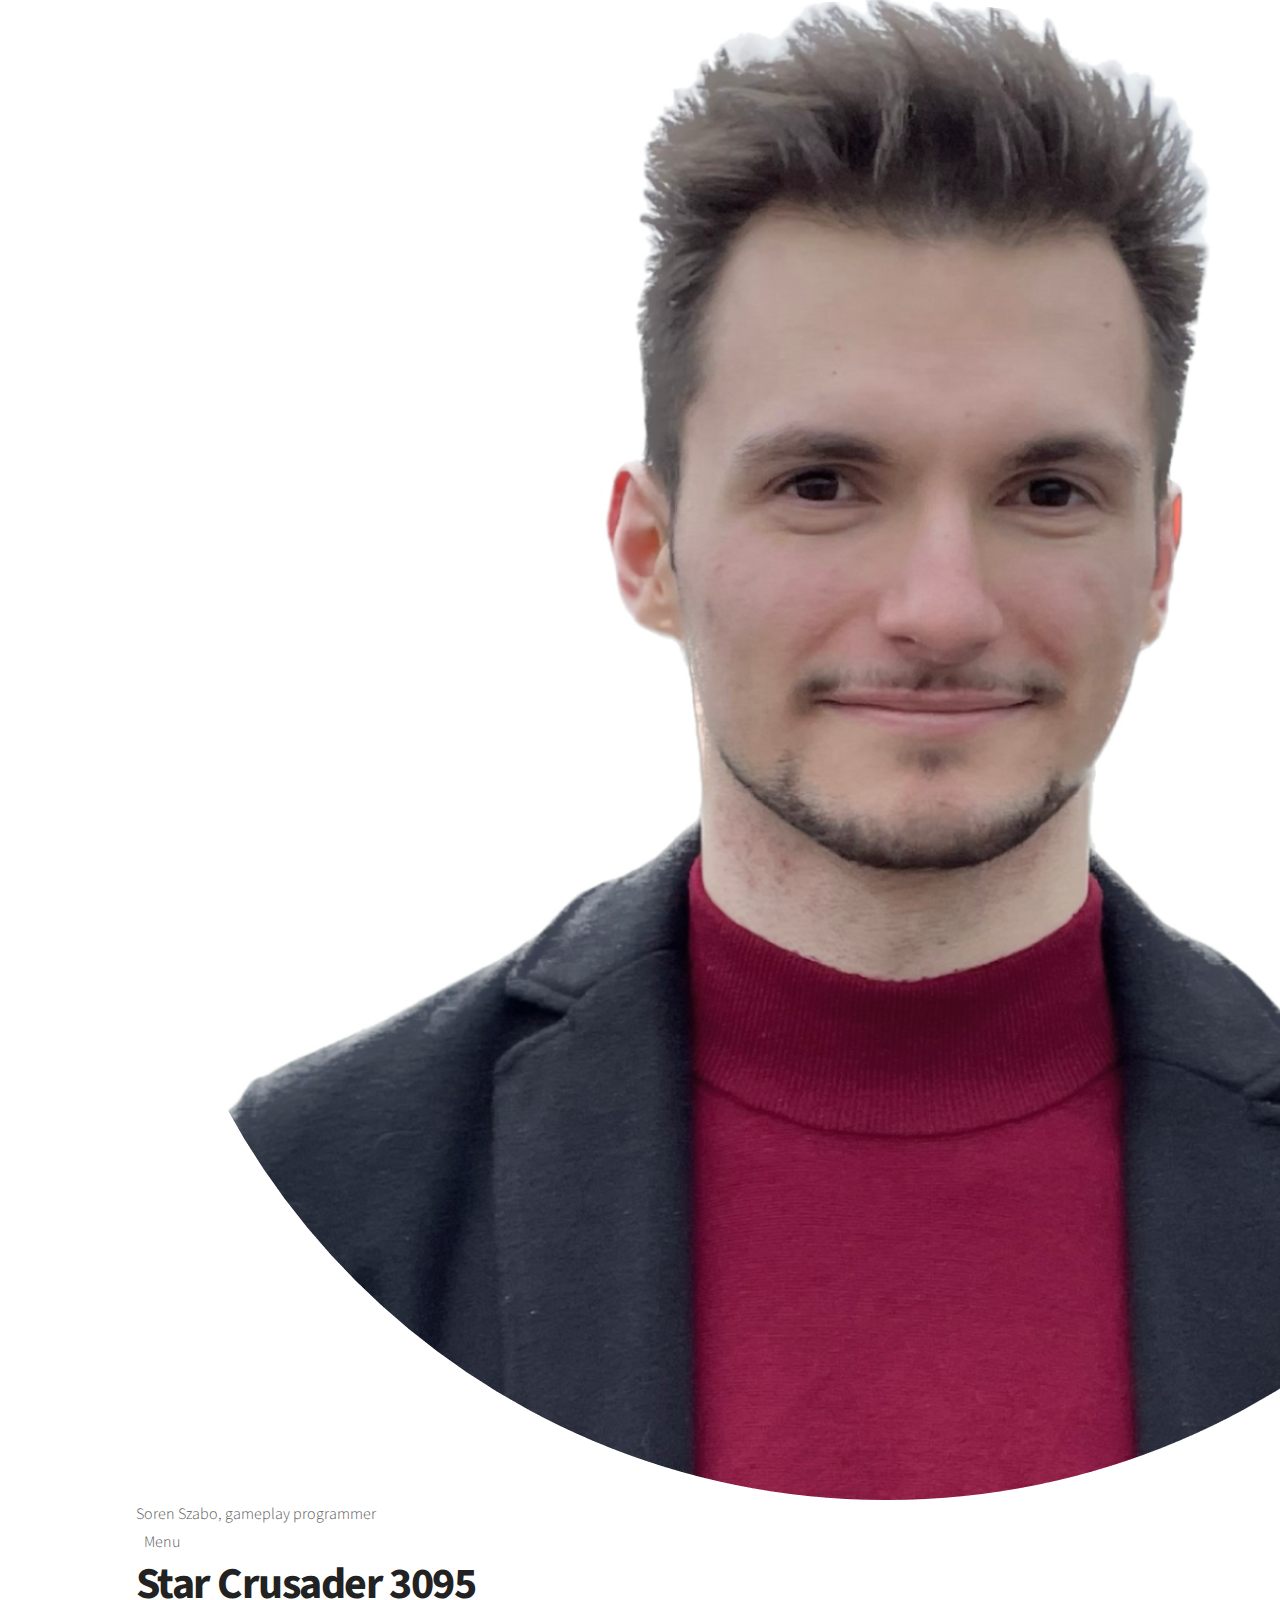
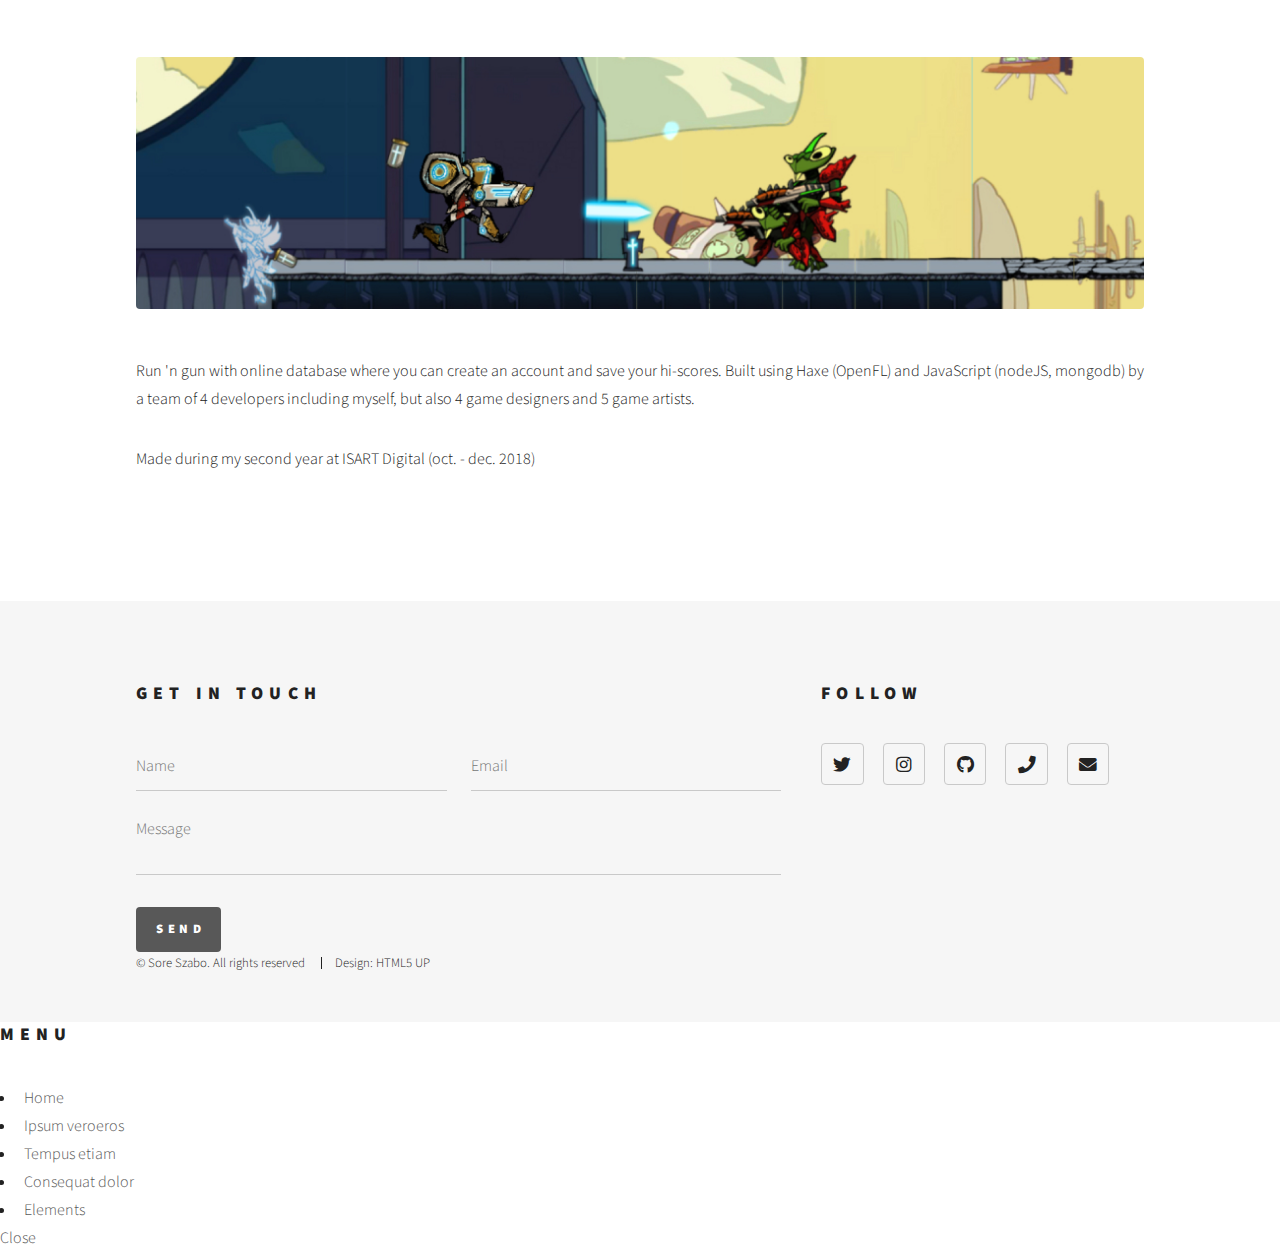
<file: projects-sc3095.html>
<!DOCTYPE HTML>
<!--
	Phantom by HTML5 UP
	html5up.net | @ajlkn
	Free for personal and commercial use under the CCA 3.0 license (html5up.net/license)
-->
<html>

<head>
	<title>StarCrusader3095 - Soren Szabo</title>
	<meta charset="utf-8" />
	<meta name="viewport" content="width=device-width, initial-scale=1, user-scalable=no" />
	<link rel="stylesheet" href="assets/css/main.css" />
	<noscript>
		<link rel="stylesheet" href="assets/css/noscript.css" />
	</noscript>
</head>

<body class="is-preload">
	<!-- Wrapper -->
	<div id="wrapper">

		<!-- Header -->
		<header id="header">
			<div class="inner">

				<!-- Logo -->
				<a href="index.html" class="logo">
					<span class="symbol"><img src="images/ICON_SOREN.png" alt="" /></span><span class="title">Soren
						Szabo, gameplay programmer</span>
				</a>

				<!-- Nav -->
				<nav>
					<ul>
						<li><a href="#menu">Menu</a></li>
					</ul>
				</nav>

			</div>
		</header>

		<!-- Menu -->
		<nav id="menu">
			<h2>Menu</h2>
			<ul>
				<li><a href="index.html">Home</a></li>
				<li><a href="generic.html">Ipsum veroeros</a></li>
				<li><a href="generic.html">Tempus etiam</a></li>
				<li><a href="generic.html">Consequat dolor</a></li>
				<li><a href="elements.html">Elements</a></li>
			</ul>
		</nav>

		<!-- Main -->
		<div id="main">
			<div class="inner">
				<h1>Star Crusader 3095</h1>
				<span class="image main"><img src="images/BANNER_SC3095.jpg" alt="" /></span>
				<p>Run 'n gun with online database where you can create an account and save your hi-scores. Built using
					Haxe (OpenFL) and JavaScript (nodeJS, mongodb) by a team of 4 developers including myself, but also
					4 game designers and 5 game artists.
				</p>
				<p>
					Made during my second year at ISART Digital (oct. - dec. 2018)
				</p>
			</div>
		</div>

		<!-- Footer -->
		<footer id="footer">
			<div class="inner">
				<section>
					<h2>Get in touch</h2>
					<form method="post" action="#">
						<div class="fields">
							<div class="field half">
								<input type="text" name="name" id="name" placeholder="Name" />
							</div>
							<div class="field half">
								<input type="email" name="email" id="email" placeholder="Email" />
							</div>
							<div class="field">
								<textarea name="message" id="message" placeholder="Message"></textarea>
							</div>
						</div>
						<ul class="actions">
							<li><input type="submit" value="Send" class="primary" /></li>
						</ul>
					</form>
				</section>
				<section>
					<h2>Follow</h2>
					<ul class="icons">
						<li><a href="https://twitter.com/Firepower_Soren" class="icon brands style2 fa-twitter"><span
									class="label">Twitter</span></a></li>
						<!-- <li><a href="#" class="icon brands style2 fa-facebook-f"><span class="label">Facebook</span></a></li> -->
						<li><a href="https://www.instagram.com/soren_szabo/"
								class="icon brands style2 fa-instagram"><span class="label">Instagram</span></a></li>
						<!-- <li><a href="#" class="icon brands style2 fa-dribbble"><span class="label">Dribbble</span></a></li> -->
						<li><a href="https://github.com/Soren-Szabo-work" class="icon brands style2 fa-github"><span
									class="label">GitHub</span></a></li>
						<!-- <li><a href="#" class="icon brands style2 fa-500px"><span class="label">500px</span></a></li> -->
						<li><a href="tel:+33624508936" class="icon solid style2 fa-phone"><span
									class="label">Phone</span></a></li>
						<li><a href="mailto:soren.szabo@gmail.com" class="icon solid style2 fa-envelope"><span
									class="label">Email</span></a></li>
					</ul>
				</section>
				<ul class="copyright">
					<li>&copy; Sore Szabo. All rights reserved</li>
					<li>Design: <a href="http://html5up.net">HTML5 UP</a></li>
				</ul>
			</div>
		</footer>


	</div>

	<!-- Scripts -->
	<script src="assets/js/jquery.min.js"></script>
	<script src="assets/js/browser.min.js"></script>
	<script src="assets/js/breakpoints.min.js"></script>
	<script src="assets/js/util.js"></script>
	<script src="assets/js/main.js"></script>
	<script src="assets/js/gsap.min.js"></script>
	<script src="assets/js/cursorlogic.js"></script>

</body>

</html>
</file>
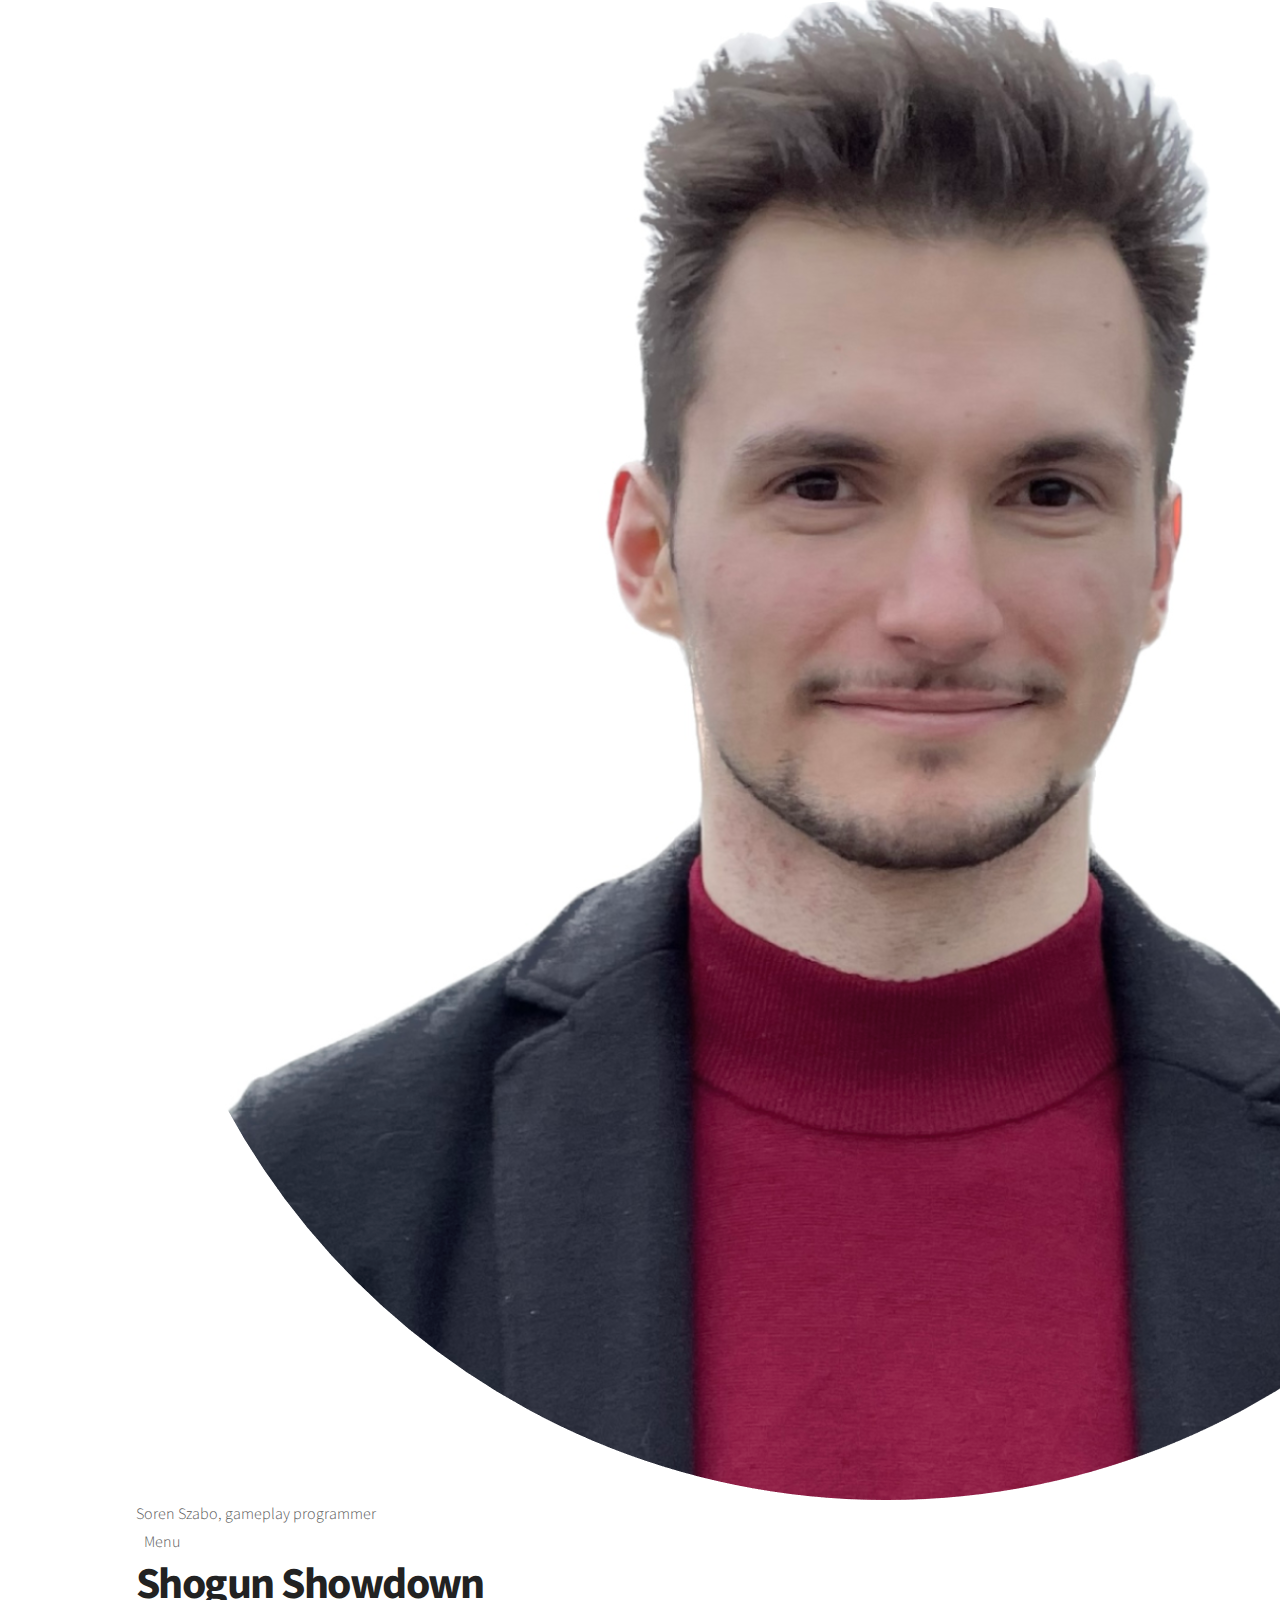
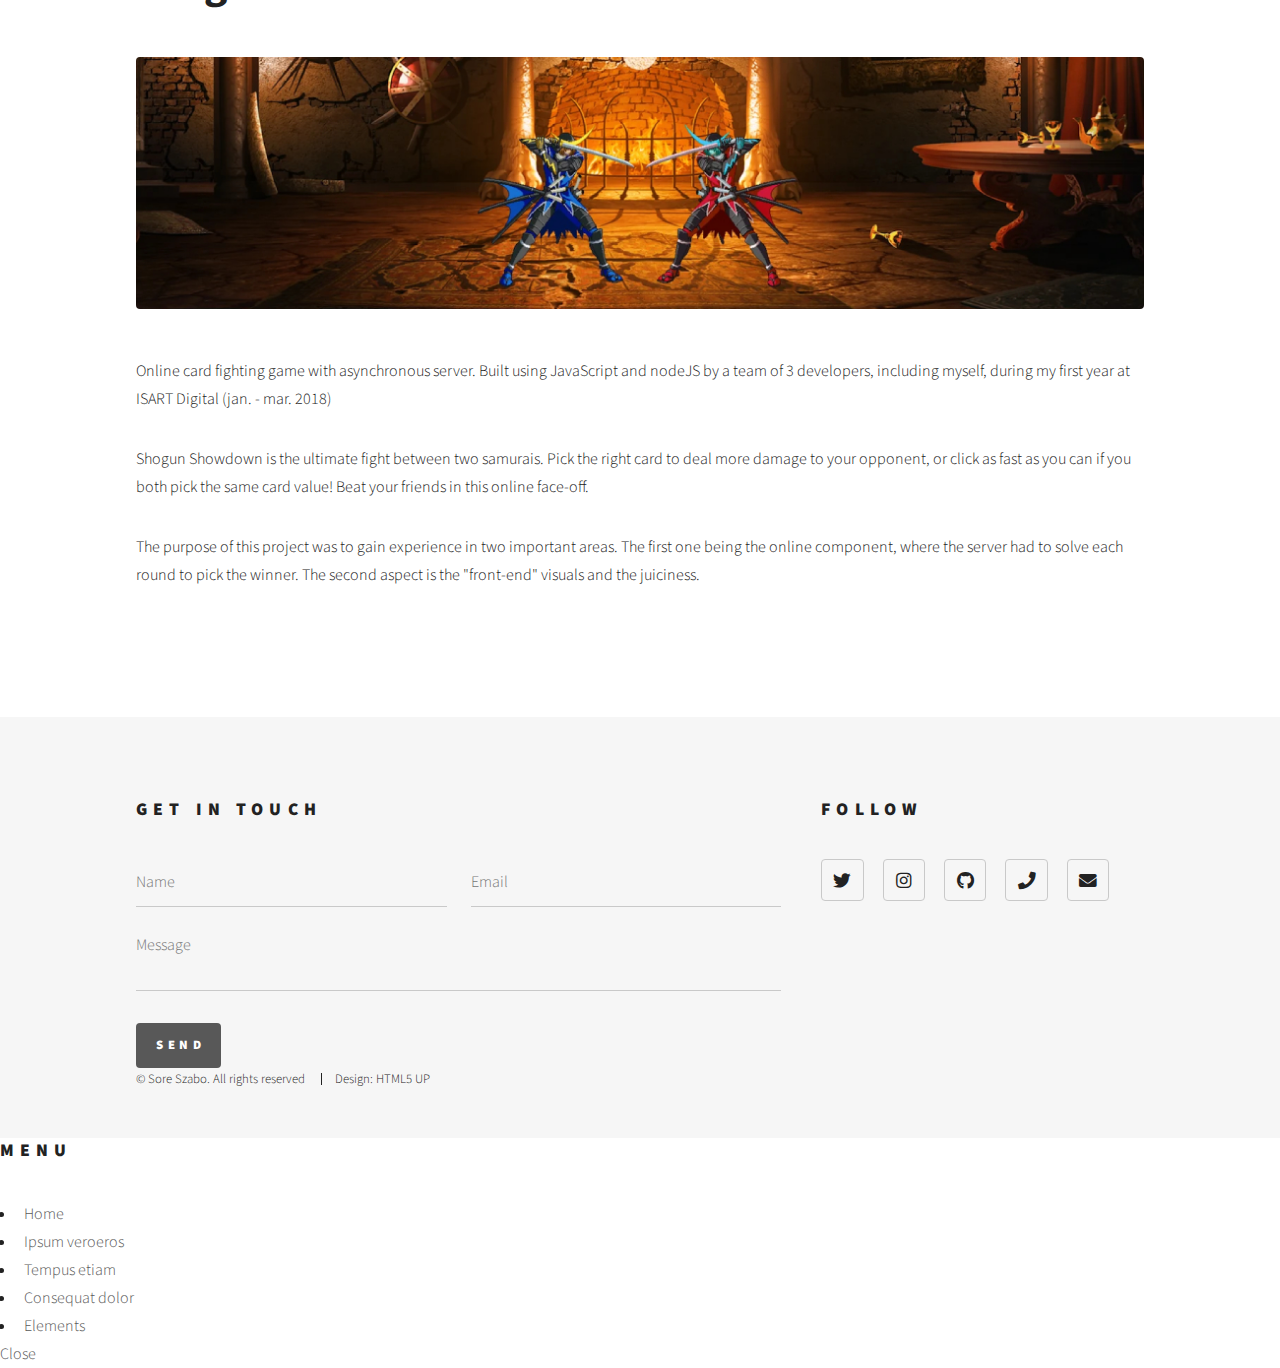
<file: projects-ss.html>
<!DOCTYPE HTML>
<!--
	Phantom by HTML5 UP
	html5up.net | @ajlkn
	Free for personal and commercial use under the CCA 3.0 license (html5up.net/license)
-->
<html>

<head>
	<title>Shogun Showdown - Soren Szabo</title>
	<meta charset="utf-8" />
	<meta name="viewport" content="width=device-width, initial-scale=1, user-scalable=no" />
	<link rel="stylesheet" href="assets/css/main.css" />
	<noscript>
		<link rel="stylesheet" href="assets/css/noscript.css" />
	</noscript>
</head>

<body class="is-preload">
	<!-- Wrapper -->
	<div id="wrapper">

		<!-- Header -->
		<header id="header">
			<div class="inner">

				<!-- Logo -->
				<a href="index.html" class="logo">
					<span class="symbol"><img src="images/ICON_SOREN.png" alt="" /></span><span class="title">Soren
						Szabo, gameplay programmer</span>
				</a>

				<!-- Nav -->
				<nav>
					<ul>
						<li><a href="#menu">Menu</a></li>
					</ul>
				</nav>

			</div>
		</header>

		<!-- Menu -->
		<nav id="menu">
			<h2>Menu</h2>
			<ul>
				<li><a href="index.html">Home</a></li>
				<li><a href="generic.html">Ipsum veroeros</a></li>
				<li><a href="generic.html">Tempus etiam</a></li>
				<li><a href="generic.html">Consequat dolor</a></li>
				<li><a href="elements.html">Elements</a></li>
			</ul>
		</nav>

		<!-- Main -->
		<div id="main">
			<div class="inner">
				<h1>Shogun Showdown</h1>
				<span class="image main"><img src="images/BANNER_SS.jpg" alt="" /></span>
				<p>Online card fighting game with asynchronous server. Built using JavaScript and nodeJS by a team of 3
					developers, including myself, during my first year at ISART Digital (jan. - mar. 2018)
				<p>Shogun Showdown is the ultimate fight between two samurais. Pick the right card to deal more damage
					to your opponent, or click as fast as you can if you both pick the same card value! Beat your
					friends in this online face-off.
				</p>
				<p>The purpose of this project was to gain experience in two important areas. The first one being the
					online component, where the server had to solve each round to pick the winner. The second aspect is
					the "front-end" visuals and the juiciness.
				</p>
			</div>
		</div>

		<!-- Footer -->
		<footer id="footer">
			<div class="inner">
				<section>
					<h2>Get in touch</h2>
					<form method="post" action="#">
						<div class="fields">
							<div class="field half">
								<input type="text" name="name" id="name" placeholder="Name" />
							</div>
							<div class="field half">
								<input type="email" name="email" id="email" placeholder="Email" />
							</div>
							<div class="field">
								<textarea name="message" id="message" placeholder="Message"></textarea>
							</div>
						</div>
						<ul class="actions">
							<li><input type="submit" value="Send" class="primary" /></li>
						</ul>
					</form>
				</section>
				<section>
					<h2>Follow</h2>
					<ul class="icons">
						<li><a href="https://twitter.com/Firepower_Soren" class="icon brands style2 fa-twitter"><span
									class="label">Twitter</span></a></li>
						<!-- <li><a href="#" class="icon brands style2 fa-facebook-f"><span class="label">Facebook</span></a></li> -->
						<li><a href="https://www.instagram.com/soren_szabo/"
								class="icon brands style2 fa-instagram"><span class="label">Instagram</span></a></li>
						<!-- <li><a href="#" class="icon brands style2 fa-dribbble"><span class="label">Dribbble</span></a></li> -->
						<li><a href="https://github.com/Soren-Szabo-work" class="icon brands style2 fa-github"><span
									class="label">GitHub</span></a></li>
						<!-- <li><a href="#" class="icon brands style2 fa-500px"><span class="label">500px</span></a></li> -->
						<li><a href="tel:+33624508936" class="icon solid style2 fa-phone"><span
									class="label">Phone</span></a></li>
						<li><a href="mailto:soren.szabo@gmail.com" class="icon solid style2 fa-envelope"><span
									class="label">Email</span></a></li>
					</ul>
				</section>
				<ul class="copyright">
					<li>&copy; Sore Szabo. All rights reserved</li>
					<li>Design: <a href="http://html5up.net">HTML5 UP</a></li>
				</ul>
			</div>
		</footer>


	</div>

	<!-- Scripts -->
	<script src="assets/js/jquery.min.js"></script>
	<script src="assets/js/browser.min.js"></script>
	<script src="assets/js/breakpoints.min.js"></script>
	<script src="assets/js/util.js"></script>
	<script src="assets/js/main.js"></script>
	<script src="assets/js/gsap.min.js"></script>
	<script src="assets/js/cursorlogic.js"></script>

</body>

</html>
</file>
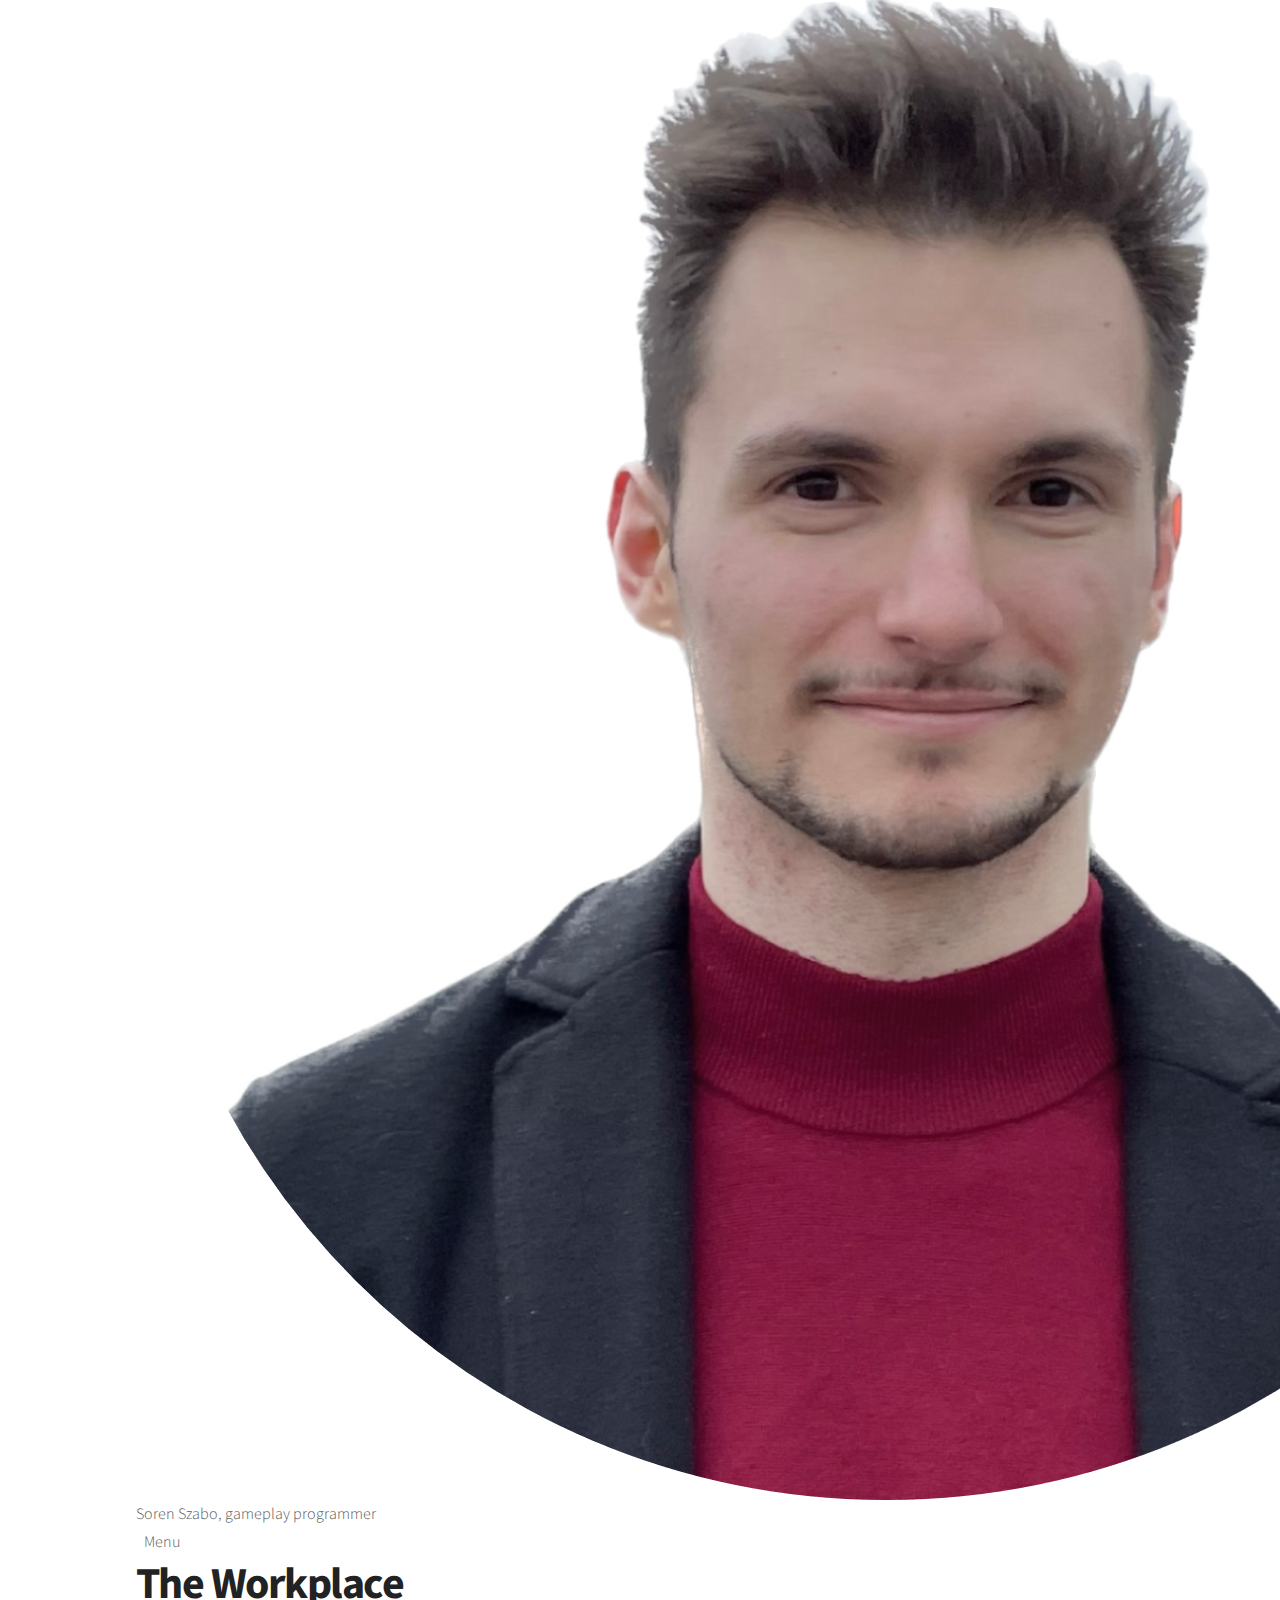
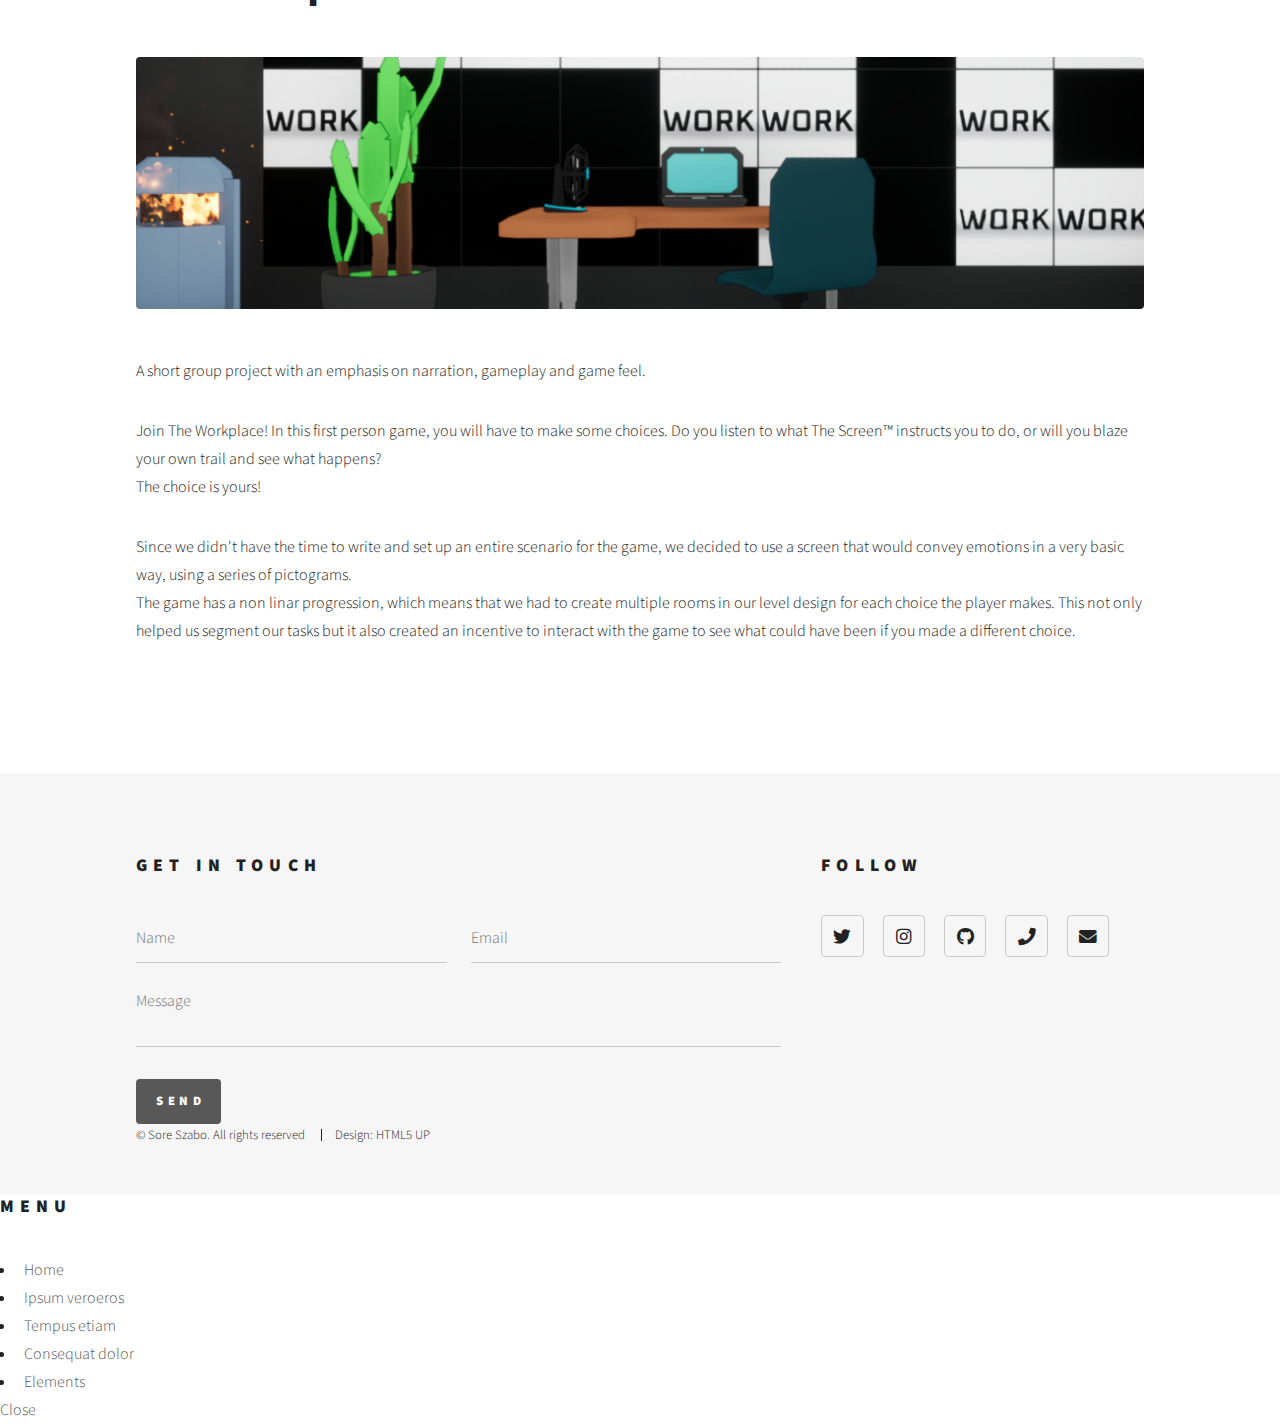
<file: projects-theworkplace.html>
<!DOCTYPE HTML>
<!--
	Phantom by HTML5 UP
	html5up.net | @ajlkn
	Free for personal and commercial use under the CCA 3.0 license (html5up.net/license)
-->
<html>

<head>
	<title>The Workplace - Soren Szabo</title>
	<meta charset="utf-8" />
	<meta name="viewport" content="width=device-width, initial-scale=1, user-scalable=no" />
	<link rel="stylesheet" href="assets/css/main.css" />
	<noscript>
		<link rel="stylesheet" href="assets/css/noscript.css" />
	</noscript>
</head>

<body class="is-preload">
	<!-- Wrapper -->
	<div id="wrapper">

		<!-- Header -->
		<header id="header">
			<div class="inner">

				<!-- Logo -->
				<a href="index.html" class="logo">
					<span class="symbol"><img src="images/ICON_SOREN.png" alt="" /></span><span class="title">Soren
						Szabo, gameplay programmer</span>
				</a>

				<!-- Nav -->
				<nav>
					<ul>
						<li><a href="#menu">Menu</a></li>
					</ul>
				</nav>

			</div>
		</header>

		<!-- Menu -->
		<nav id="menu">
			<h2>Menu</h2>
			<ul>
				<li><a href="index.html">Home</a></li>
				<li><a href="generic.html">Ipsum veroeros</a></li>
				<li><a href="generic.html">Tempus etiam</a></li>
				<li><a href="generic.html">Consequat dolor</a></li>
				<li><a href="elements.html">Elements</a></li>
			</ul>
		</nav>

		<!-- Main -->
		<div id="main">
			<div class="inner">
				<h1>The Workplace</h1>
				<span class="image main"><img src="images/BANNER_THEWORPLACE.jpg" alt="" /></span>
				<p>A short group project with an emphasis on narration, gameplay and game feel.
				<p>Join The Workplace! In this first person game, you will have to make some choices.
					Do you listen to what The Screen™ instructs you to do, or will you blaze your own trail and see what
					happens? <br>The choice is yours!
				</p>
				<p>Since we didn't have the time to write and set up an entire scenario for the game, we decided to use
					a screen that would convey emotions in a very basic way, using a series of pictograms.
					<br>The game has a non linar progression, which means that we had to create multiple rooms in our
					level design for each choice the player makes. This not only helped us segment our tasks but it also
					created an incentive to interact with the game to see what could have been if you made a different
					choice.
				</p>
			</div>
		</div>

		<!-- Footer -->
		<footer id="footer">
			<div class="inner">
				<section>
					<h2>Get in touch</h2>
					<form method="post" action="#">
						<div class="fields">
							<div class="field half">
								<input type="text" name="name" id="name" placeholder="Name" />
							</div>
							<div class="field half">
								<input type="email" name="email" id="email" placeholder="Email" />
							</div>
							<div class="field">
								<textarea name="message" id="message" placeholder="Message"></textarea>
							</div>
						</div>
						<ul class="actions">
							<li><input type="submit" value="Send" class="primary" /></li>
						</ul>
					</form>
				</section>
				<section>
					<h2>Follow</h2>
					<ul class="icons">
						<li><a href="https://twitter.com/Firepower_Soren" class="icon brands style2 fa-twitter"><span
									class="label">Twitter</span></a></li>
						<!-- <li><a href="#" class="icon brands style2 fa-facebook-f"><span class="label">Facebook</span></a></li> -->
						<li><a href="https://www.instagram.com/soren_szabo/"
								class="icon brands style2 fa-instagram"><span class="label">Instagram</span></a></li>
						<!-- <li><a href="#" class="icon brands style2 fa-dribbble"><span class="label">Dribbble</span></a></li> -->
						<li><a href="https://github.com/Soren-Szabo-work" class="icon brands style2 fa-github"><span
									class="label">GitHub</span></a></li>
						<!-- <li><a href="#" class="icon brands style2 fa-500px"><span class="label">500px</span></a></li> -->
						<li><a href="tel:+33624508936" class="icon solid style2 fa-phone"><span
									class="label">Phone</span></a></li>
						<li><a href="mailto:soren.szabo@gmail.com" class="icon solid style2 fa-envelope"><span
									class="label">Email</span></a></li>
					</ul>
				</section>
				<ul class="copyright">
					<li>&copy; Sore Szabo. All rights reserved</li>
					<li>Design: <a href="http://html5up.net">HTML5 UP</a></li>
				</ul>
			</div>
		</footer>


	</div>

	<!-- Scripts -->
	<script src="assets/js/jquery.min.js"></script>
	<script src="assets/js/browser.min.js"></script>
	<script src="assets/js/breakpoints.min.js"></script>
	<script src="assets/js/util.js"></script>
	<script src="assets/js/main.js"></script>
	<script src="assets/js/gsap.min.js"></script>
	<script src="assets/js/cursorlogic.js"></script>

</body>

</html>
</file>
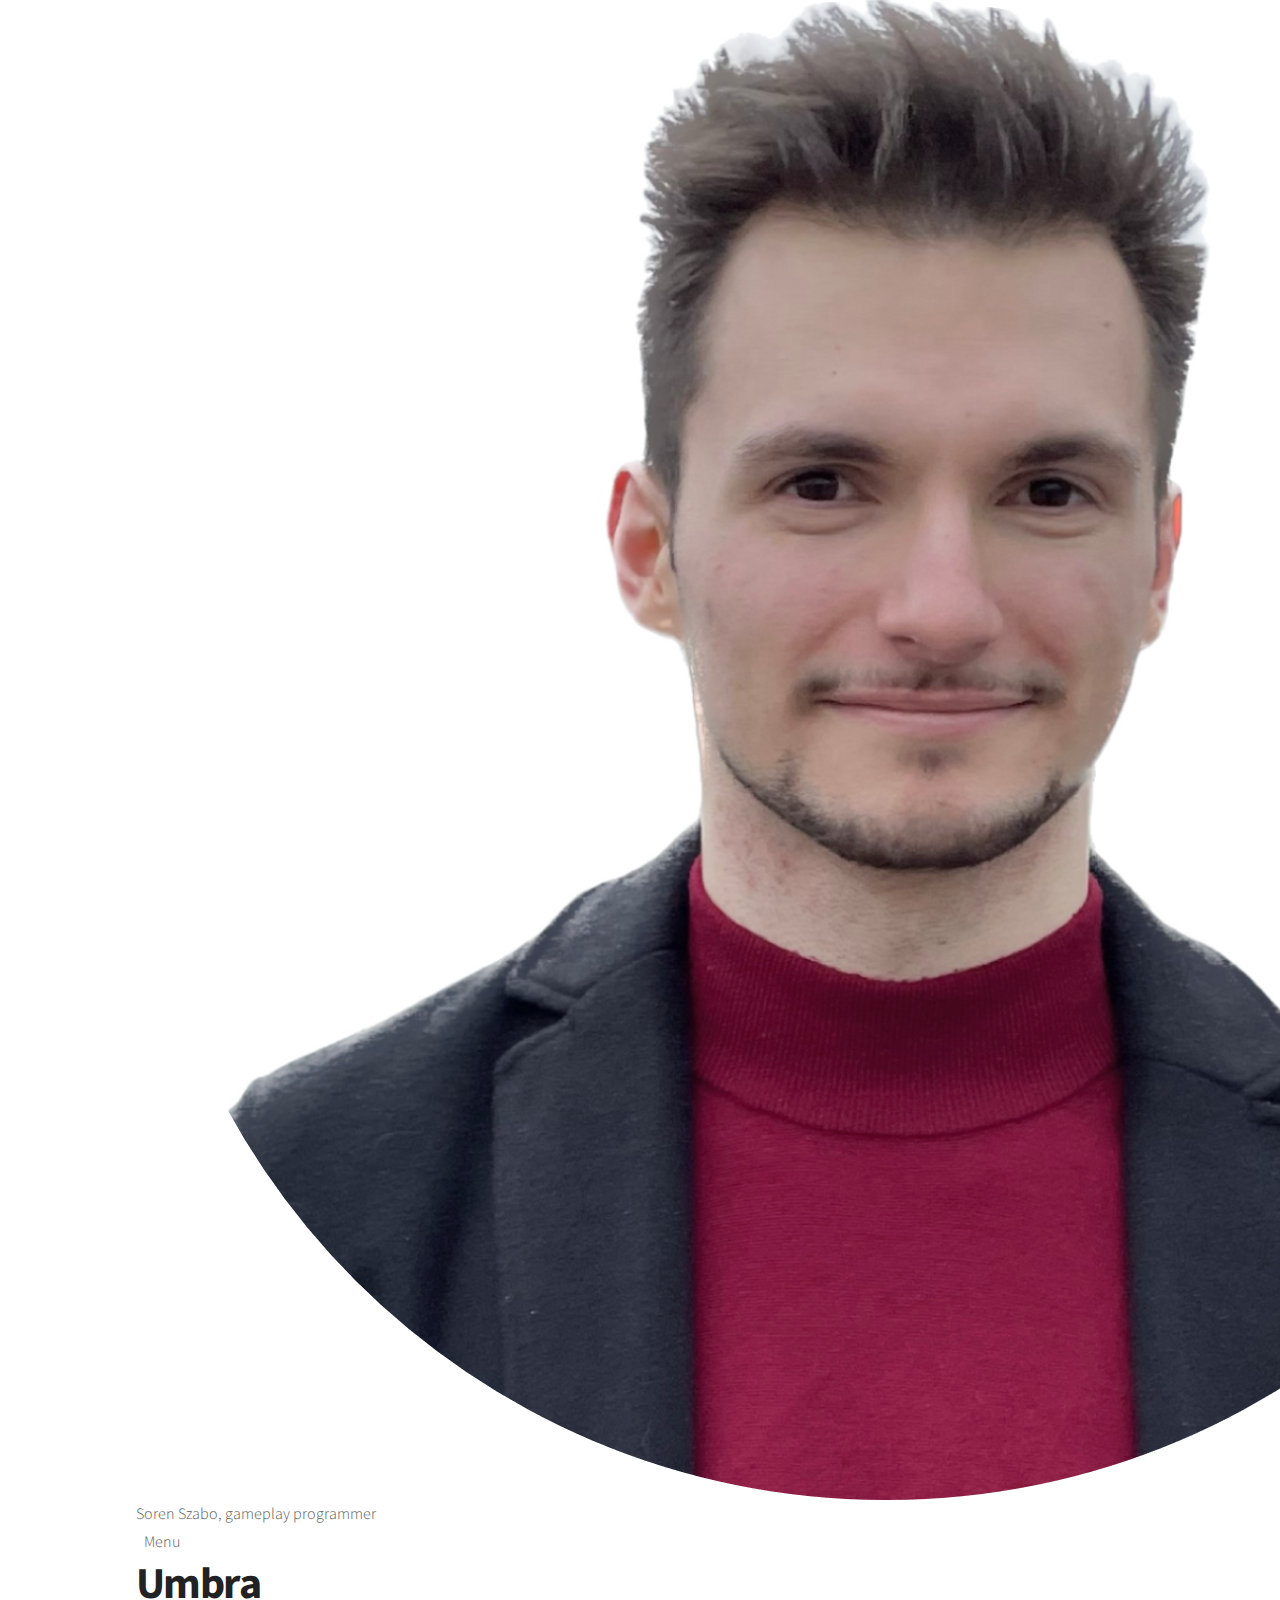
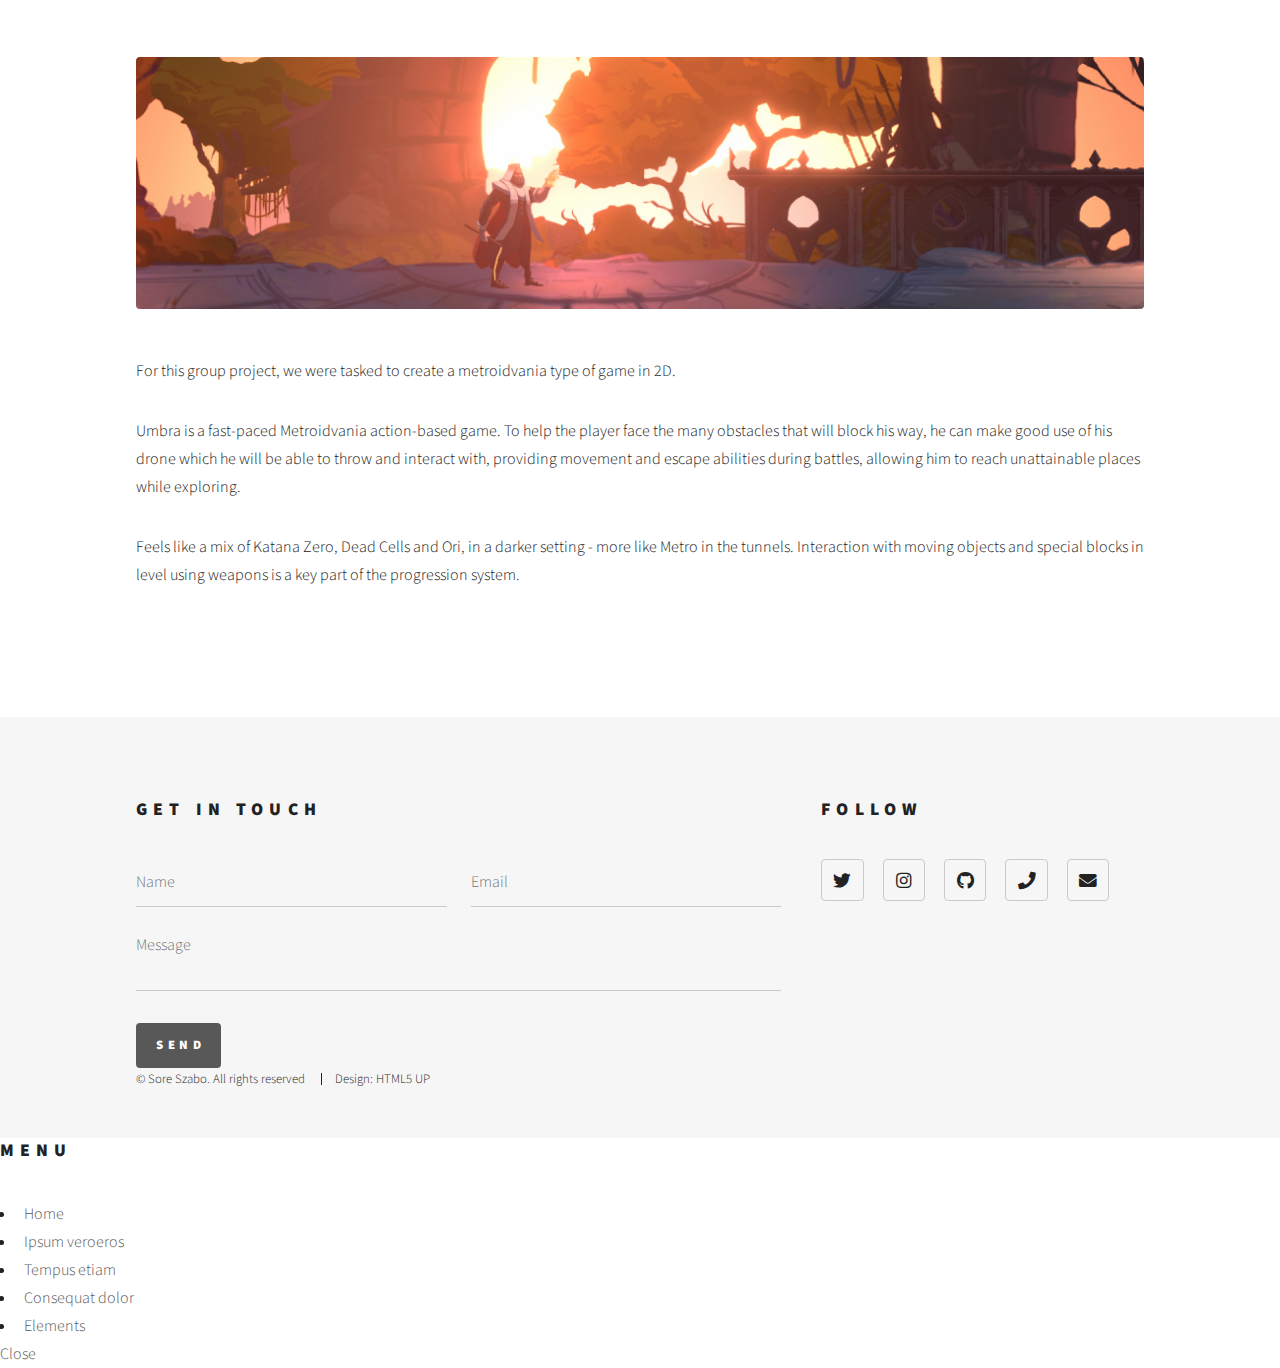
<file: projects-umbra.html>
<!DOCTYPE HTML>
<!--
	Phantom by HTML5 UP
	html5up.net | @ajlkn
	Free for personal and commercial use under the CCA 3.0 license (html5up.net/license)
-->
<html>

<head>
	<title>Umbra - Soren Szabo</title>
	<meta charset="utf-8" />
	<meta name="viewport" content="width=device-width, initial-scale=1, user-scalable=no" />
	<link rel="stylesheet" href="assets/css/main.css" />
	<noscript>
		<link rel="stylesheet" href="assets/css/noscript.css" />
	</noscript>
</head>

<body class="is-preload">
	<!-- Wrapper -->
	<div id="wrapper">

		<!-- Header -->
		<header id="header">
			<div class="inner">

				<!-- Logo -->
				<a href="index.html" class="logo">
					<span class="symbol"><img src="images/ICON_SOREN.png" alt="" /></span><span class="title">Soren
						Szabo, gameplay programmer</span>
				</a>

				<!-- Nav -->
				<nav>
					<ul>
						<li><a href="#menu">Menu</a></li>
					</ul>
				</nav>

			</div>
		</header>

		<!-- Menu -->
		<nav id="menu">
			<h2>Menu</h2>
			<ul>
				<li><a href="index.html">Home</a></li>
				<li><a href="generic.html">Ipsum veroeros</a></li>
				<li><a href="generic.html">Tempus etiam</a></li>
				<li><a href="generic.html">Consequat dolor</a></li>
				<li><a href="elements.html">Elements</a></li>
			</ul>
		</nav>

		<!-- Main -->
		<div id="main">
			<div class="inner">
				<h1>Umbra</h1>
				<span class="image main"><img src="images/BANNER_UMBRA.jpg" alt="" /></span>
				<p>For this group project, we were tasked to create a metroidvania type of game in 2D.
				<p>Umbra is a fast-paced Metroidvania action-based game.
					To help the player face the many obstacles that will block his way, he can make good use of his
					drone which he will be
					able to throw and interact with, providing movement and escape abilities during battles, allowing
					him to reach
					unattainable places while exploring.
				</p>
				<p>Feels like a mix of Katana Zero, Dead Cells and Ori, in a darker setting - more like Metro in the
					tunnels.
					Interaction with moving objects and special blocks in level using weapons is a key part of the
					progression system.
				</p>
			</div>
		</div>

		<!-- Footer -->
		<footer id="footer">
			<div class="inner">
				<section>
					<h2>Get in touch</h2>
					<form method="post" action="#">
						<div class="fields">
							<div class="field half">
								<input type="text" name="name" id="name" placeholder="Name" />
							</div>
							<div class="field half">
								<input type="email" name="email" id="email" placeholder="Email" />
							</div>
							<div class="field">
								<textarea name="message" id="message" placeholder="Message"></textarea>
							</div>
						</div>
						<ul class="actions">
							<li><input type="submit" value="Send" class="primary" /></li>
						</ul>
					</form>
				</section>
				<section>
					<h2>Follow</h2>
					<ul class="icons">
						<li><a href="https://twitter.com/Firepower_Soren" class="icon brands style2 fa-twitter"><span
									class="label">Twitter</span></a></li>
						<!-- <li><a href="#" class="icon brands style2 fa-facebook-f"><span class="label">Facebook</span></a></li> -->
						<li><a href="https://www.instagram.com/soren_szabo/"
								class="icon brands style2 fa-instagram"><span class="label">Instagram</span></a></li>
						<!-- <li><a href="#" class="icon brands style2 fa-dribbble"><span class="label">Dribbble</span></a></li> -->
						<li><a href="https://github.com/Soren-Szabo-work" class="icon brands style2 fa-github"><span
									class="label">GitHub</span></a></li>
						<!-- <li><a href="#" class="icon brands style2 fa-500px"><span class="label">500px</span></a></li> -->
						<li><a href="tel:+33624508936" class="icon solid style2 fa-phone"><span
									class="label">Phone</span></a></li>
						<li><a href="mailto:soren.szabo@gmail.com" class="icon solid style2 fa-envelope"><span
									class="label">Email</span></a></li>
					</ul>
				</section>
				<ul class="copyright">
					<li>&copy; Sore Szabo. All rights reserved</li>
					<li>Design: <a href="http://html5up.net">HTML5 UP</a></li>
				</ul>
			</div>
		</footer>


	</div>

	<!-- Scripts -->
	<script src="assets/js/jquery.min.js"></script>
	<script src="assets/js/browser.min.js"></script>
	<script src="assets/js/breakpoints.min.js"></script>
	<script src="assets/js/util.js"></script>
	<script src="assets/js/main.js"></script>
	<script src="assets/js/gsap.min.js"></script>
	<script src="assets/js/cursorlogic.js"></script>

</body>

</html>
</file>
<file: assets/css/noscript.css>
/*
	Phantom by HTML5 UP
	html5up.net | @ajlkn
	Free for personal and commercial use under the CCA 3.0 license (html5up.net/license)
*/

/* Tiles */

	body.is-preload .tiles article {
		-moz-transform: none;
		-webkit-transform: none;
		-ms-transform: none;
		transform: none;
		opacity: 1;
	}
</file>
<file: assets/css/main.css>
@import url(fontawesome-all.min.css);
@import url("https://fonts.googleapis.com/css?family=Source+Sans+Pro:300,700,900");

/*
	Phantom by HTML5 UP
	html5up.net | @ajlkn
	Free for personal and commercial use under the CCA 3.0 license (html5up.net/license)
*/

html,
body,
div,
span,
applet,
object,
iframe,
h1,
h2,
h3,
h4,
h5,
h6,
p,
blockquote,
pre,
a,
abbr,
acronym,
address,
big,
cite,
code,
del,
dfn,
em,
img,
ins,
kbd,
q,
s,
samp,
small,
strike,
strong,
sub,
sup,
tt,
var,
b,
u,
i,
center,
dl,
dt,
dd,
ol,
ul,
li,
fieldset,
form,
label,
legend,
table,
caption,
tbody,
tfoot,
thead,
tr,
th,
td,
article,
aside,
canvas,
details,
embed,
figure,
figcaption,
footer,
/* header, */
hgroup,
menu,
nav,
output,
ruby,
section,
summary,
time,
mark,
audio,
video {
  margin: 0;
  padding: 0;
  border: 0;
  font-size: 100%;
  font: inherit;
  vertical-align: baseline;
  cursor: none;
}

article,
aside,
details,
figcaption,
figure,
footer,
/* header, */
hgroup,
menu,
nav,
section {
  display: block;
}

body {
  line-height: 1;
}

ol,
ul {
  list-style: none;
}

blockquote,
q {
  quotes: none;
}

blockquote:before,
blockquote:after,
q:before,
q:after {
  content: "";
  content: none;
}

table {
  border-collapse: collapse;
  border-spacing: 0;
}

body {
  -webkit-text-size-adjust: none;
}

mark {
  background-color: transparent;
  color: inherit;
}

input::-moz-focus-inner {
  border: 0;
  padding: 0;
}

input,
select,
textarea {
  -moz-appearance: none;
  -webkit-appearance: none;
  -ms-appearance: none;
  appearance: none;
}

/* Basic */

@-ms-viewport {
  width: device-width;
}

body {
  -ms-overflow-style: scrollbar;
}

@media screen and (max-width: 480px) {
  html,
  body {
    min-width: 320px;
  }
}

html {
  box-sizing: border-box;
}

*,
*:before,
*:after {
  box-sizing: inherit;
}

.no-transition {
  transition: none !important;
}

body {
  --color-text: #222;
  --color-background: #ffffff;
  --color-headericons: #1b1b1b;
  --color-footer: #f6f6f6;
  --color-footerhighlight: #ff8282;
  --color-underlined: 17, 17, 17;

  background-color: var(--color-background);
  transition: background-color 0.5s cubic-bezier(0.785, 0.135, 0.15, 0.86),
    color 0.5s cubic-bezier(0.785, 0.135, 0.15, 0.86);
  color: var(--color-text);
}

body.dark-theme {
  --color-text: #fff;
  --color-background: #222;
  --color-headericons: #d6d6d6;
  --color-footer: #111;
  --color-underlined: 220, 220, 220;
}

body.is-preload body.is-preload *,
body.is-preload *:before,
body.is-preload *:after {
  -webkit-animation: none !important;
  animation: none !important;
  transition: none !important;
}

/* Type */

body,
input,
select,
textarea {
  font-family: "Source Sans Pro", Helvetica, sans-serif;
  font-size: 16pt;
  font-weight: 300;
  line-height: 1.75;
}

@media screen and (max-width: 1680px) {
  body,
  input,
  select,
  textarea {
    font-size: 14pt;
  }
}

@media screen and (max-width: 1280px) {
  body,
  input,
  select,
  textarea {
    font-size: 12pt;
  }
}

a {
  transition: border-bottom-color 0.2s ease, color 0.2s ease;
  text-decoration: none;
  color: #585858;
  /* border-bottom: dotted 1px rgba(88, 88, 88, 0.5); */
}

strong,
b {
  font-weight: 900;
}

em,
i {
  font-style: italic;
}

p {
  margin: 0 0 2em 0;
}

h1 {
  font-size: 2.75em;
  font-weight: 700;
  line-height: 1.3;
  margin: 0 0 1em 0;
  letter-spacing: -0.035em;
}

h1 a {
  color: inherit;
}

@media screen and (max-width: 736px) {
  h1 {
    font-size: 2em;
    margin: 0 0 1em 0;
  }
}

@media screen and (max-width: 360px) {
  h1 {
    font-size: 1.75em;
  }
}

h2,
h3,
h4,
h5,
h6 {
  font-weight: 900;
  line-height: 1.5;
  margin: 0 0 2em 0;
  text-transform: uppercase;
  letter-spacing: 0.35em;
}

h2 a,
h3 a,
h4 a,
h5 a,
h6 a {
  color: inherit;
}

h2 {
  font-size: 1.1em;
}

h3 {
  font-size: 1em;
}

h4 {
  font-size: 0.8em;
}

h5 {
  font-size: 0.8em;
}

h6 {
  font-size: 0.8em;
}

@media screen and (max-width: 980px) {
  h1 br,
  h2 br,
  h3 br,
  h4 br,
  h5 br,
  h6 br {
    display: none;
  }
}

@media screen and (max-width: 736px) {
  h2 {
    font-size: 1em;
  }

  h3 {
    font-size: 0.8em;
  }
}

sub {
  font-size: 0.8em;
  position: relative;
  top: 0.5em;
}

sup {
  font-size: 0.8em;
  position: relative;
  top: -0.5em;
}

blockquote {
  border-left: solid 4px #c9c9c9;
  font-style: italic;
  margin: 0 0 2em 0;
  padding: 0.5em 0 0.5em 2em;
}

code {
  background: rgba(144, 144, 144, 0.075);
  border-radius: 4px;
  border: solid 1px #c9c9c9;
  font-family: "Courier New", monospace;
  font-size: 0.9em;
  margin: 0 0.25em;
  padding: 0.25em 0.65em;
}

pre {
  -webkit-overflow-scrolling: touch;
  font-family: "Courier New", monospace;
  font-size: 0.9em;
  margin: 0 0 2em 0;
}

pre code {
  display: block;
  line-height: 1.75;
  padding: 1em 1.5em;
  overflow-x: auto;
}

hr {
  border: 0;
  border-bottom: solid 1px #c9c9c9;
  margin: 2em 0;
}

hr.major {
  margin: 3em 0;
}

.align-left {
  text-align: left;
}

.align-center {
  text-align: center;
}

.align-right {
  text-align: right;
}

/* Row */

.row {
  display: flex;
  flex-wrap: wrap;
  box-sizing: border-box;
  align-items: stretch;
}

.row > * {
  box-sizing: border-box;
}

.row.gtr-uniform > * > :last-child {
  margin-bottom: 0;
}

.row.aln-left {
  justify-content: flex-start;
}

.row.aln-center {
  justify-content: center;
}

.row.aln-right {
  justify-content: flex-end;
}

.row.aln-top {
  align-items: flex-start;
}

.row.aln-middle {
  align-items: center;
}

.row.aln-bottom {
  align-items: flex-end;
}

.row > .imp {
  order: -1;
}

.row > .col-1 {
  width: 8.33333%;
}

.row > .off-1 {
  margin-left: 8.33333%;
}

.row > .col-2 {
  width: 16.66667%;
}

.row > .off-2 {
  margin-left: 16.66667%;
}

.row > .col-3 {
  width: 25%;
}

.row > .off-3 {
  margin-left: 25%;
}

.row > .col-4 {
  width: 33.33333%;
}

.row > .off-4 {
  margin-left: 33.33333%;
}

.row > .col-5 {
  width: 41.66667%;
}

.row > .off-5 {
  margin-left: 41.66667%;
}

.row > .col-6 {
  width: 50%;
}

.row > .off-6 {
  margin-left: 50%;
}

.row > .col-7 {
  width: 58.33333%;
}

.row > .off-7 {
  margin-left: 58.33333%;
}

.row > .col-8 {
  width: 66.66667%;
}

.row > .off-8 {
  margin-left: 66.66667%;
}

.row > .col-9 {
  width: 75%;
}

.row > .off-9 {
  margin-left: 75%;
}

.row > .col-10 {
  width: 83.33333%;
}

.row > .off-10 {
  margin-left: 83.33333%;
}

.row > .col-11 {
  width: 91.66667%;
}

.row > .off-11 {
  margin-left: 91.66667%;
}

.row > .col-12 {
  width: 100%;
}

.row > .off-12 {
  margin-left: 100%;
}

.row.gtr-0 {
  margin-top: 0;
  margin-left: 0em;
}

.row.gtr-0 > * {
  padding: 0 0 0 0em;
}

.row.gtr-0.gtr-uniform {
  margin-top: 0em;
}

.row.gtr-0.gtr-uniform > * {
  padding-top: 0em;
}

.row.gtr-25 {
  margin-top: 0;
  margin-left: -0.5em;
}

.row.gtr-25 > * {
  padding: 0 0 0 0.5em;
}

.row.gtr-25.gtr-uniform {
  margin-top: -0.5em;
}

.row.gtr-25.gtr-uniform > * {
  padding-top: 0.5em;
}

.row.gtr-50 {
  margin-top: 0;
  margin-left: -1em;
}

.row.gtr-50 > * {
  padding: 0 0 0 1em;
}

.row.gtr-50.gtr-uniform {
  margin-top: -1em;
}

.row.gtr-50.gtr-uniform > * {
  padding-top: 1em;
}

.row {
  margin-top: 0;
  margin-left: -2em;
}

.row > * {
  padding: 0 0 0 2em;
}

.row.gtr-uniform {
  margin-top: -2em;
}

.row.gtr-uniform > * {
  padding-top: 2em;
}

.row.gtr-150 {
  margin-top: 0;
  margin-left: -3em;
}

.row.gtr-150 > * {
  padding: 0 0 0 3em;
}

.row.gtr-150.gtr-uniform {
  margin-top: -3em;
}

.row.gtr-150.gtr-uniform > * {
  padding-top: 3em;
}

.row.gtr-200 {
  margin-top: 0;
  margin-left: -4em;
}

.row.gtr-200 > * {
  padding: 0 0 0 4em;
}

.row.gtr-200.gtr-uniform {
  margin-top: -4em;
}

.row.gtr-200.gtr-uniform > * {
  padding-top: 4em;
}

@media screen and (max-width: 1680px) {
  .row {
    display: flex;
    flex-wrap: wrap;
    box-sizing: border-box;
    align-items: stretch;
  }

  .row > * {
    box-sizing: border-box;
  }

  .row.gtr-uniform > * > :last-child {
    margin-bottom: 0;
  }

  .row.aln-left {
    justify-content: flex-start;
  }

  .row.aln-center {
    justify-content: center;
  }

  .row.aln-right {
    justify-content: flex-end;
  }

  .row.aln-top {
    align-items: flex-start;
  }

  .row.aln-middle {
    align-items: center;
  }

  .row.aln-bottom {
    align-items: flex-end;
  }

  .row > .imp-xlarge {
    order: -1;
  }

  .row > .col-1-xlarge {
    width: 8.33333%;
  }

  .row > .off-1-xlarge {
    margin-left: 8.33333%;
  }

  .row > .col-2-xlarge {
    width: 16.66667%;
  }

  .row > .off-2-xlarge {
    margin-left: 16.66667%;
  }

  .row > .col-3-xlarge {
    width: 25%;
  }

  .row > .off-3-xlarge {
    margin-left: 25%;
  }

  .row > .col-4-xlarge {
    width: 33.33333%;
  }

  .row > .off-4-xlarge {
    margin-left: 33.33333%;
  }

  .row > .col-5-xlarge {
    width: 41.66667%;
  }

  .row > .off-5-xlarge {
    margin-left: 41.66667%;
  }

  .row > .col-6-xlarge {
    width: 50%;
  }

  .row > .off-6-xlarge {
    margin-left: 50%;
  }

  .row > .col-7-xlarge {
    width: 58.33333%;
  }

  .row > .off-7-xlarge {
    margin-left: 58.33333%;
  }

  .row > .col-8-xlarge {
    width: 66.66667%;
  }

  .row > .off-8-xlarge {
    margin-left: 66.66667%;
  }

  .row > .col-9-xlarge {
    width: 75%;
  }

  .row > .off-9-xlarge {
    margin-left: 75%;
  }

  .row > .col-10-xlarge {
    width: 83.33333%;
  }

  .row > .off-10-xlarge {
    margin-left: 83.33333%;
  }

  .row > .col-11-xlarge {
    width: 91.66667%;
  }

  .row > .off-11-xlarge {
    margin-left: 91.66667%;
  }

  .row > .col-12-xlarge {
    width: 100%;
  }

  .row > .off-12-xlarge {
    margin-left: 100%;
  }

  .row.gtr-0 {
    margin-top: 0;
    margin-left: 0em;
  }

  .row.gtr-0 > * {
    padding: 0 0 0 0em;
  }

  .row.gtr-0.gtr-uniform {
    margin-top: 0em;
  }

  .row.gtr-0.gtr-uniform > * {
    padding-top: 0em;
  }

  .row.gtr-25 {
    margin-top: 0;
    margin-left: -0.5em;
  }

  .row.gtr-25 > * {
    padding: 0 0 0 0.5em;
  }

  .row.gtr-25.gtr-uniform {
    margin-top: -0.5em;
  }

  .row.gtr-25.gtr-uniform > * {
    padding-top: 0.5em;
  }

  .row.gtr-50 {
    margin-top: 0;
    margin-left: -1em;
  }

  .row.gtr-50 > * {
    padding: 0 0 0 1em;
  }

  .row.gtr-50.gtr-uniform {
    margin-top: -1em;
  }

  .row.gtr-50.gtr-uniform > * {
    padding-top: 1em;
  }

  .row {
    margin-top: 0;
    margin-left: -2em;
  }

  .row > * {
    padding: 0 0 0 2em;
  }

  .row.gtr-uniform {
    margin-top: -2em;
  }

  .row.gtr-uniform > * {
    padding-top: 2em;
  }

  .row.gtr-150 {
    margin-top: 0;
    margin-left: -3em;
  }

  .row.gtr-150 > * {
    padding: 0 0 0 3em;
  }

  .row.gtr-150.gtr-uniform {
    margin-top: -3em;
  }

  .row.gtr-150.gtr-uniform > * {
    padding-top: 3em;
  }

  .row.gtr-200 {
    margin-top: 0;
    margin-left: -4em;
  }

  .row.gtr-200 > * {
    padding: 0 0 0 4em;
  }

  .row.gtr-200.gtr-uniform {
    margin-top: -4em;
  }

  .row.gtr-200.gtr-uniform > * {
    padding-top: 4em;
  }
}

@media screen and (max-width: 1280px) {
  .row {
    display: flex;
    flex-wrap: wrap;
    box-sizing: border-box;
    align-items: stretch;
  }

  .row > * {
    box-sizing: border-box;
  }

  .row.gtr-uniform > * > :last-child {
    margin-bottom: 0;
  }

  .row.aln-left {
    justify-content: flex-start;
  }

  .row.aln-center {
    justify-content: center;
  }

  .row.aln-right {
    justify-content: flex-end;
  }

  .row.aln-top {
    align-items: flex-start;
  }

  .row.aln-middle {
    align-items: center;
  }

  .row.aln-bottom {
    align-items: flex-end;
  }

  .row > .imp-large {
    order: -1;
  }

  .row > .col-1-large {
    width: 8.33333%;
  }

  .row > .off-1-large {
    margin-left: 8.33333%;
  }

  .row > .col-2-large {
    width: 16.66667%;
  }

  .row > .off-2-large {
    margin-left: 16.66667%;
  }

  .row > .col-3-large {
    width: 25%;
  }

  .row > .off-3-large {
    margin-left: 25%;
  }

  .row > .col-4-large {
    width: 33.33333%;
  }

  .row > .off-4-large {
    margin-left: 33.33333%;
  }

  .row > .col-5-large {
    width: 41.66667%;
  }

  .row > .off-5-large {
    margin-left: 41.66667%;
  }

  .row > .col-6-large {
    width: 50%;
  }

  .row > .off-6-large {
    margin-left: 50%;
  }

  .row > .col-7-large {
    width: 58.33333%;
  }

  .row > .off-7-large {
    margin-left: 58.33333%;
  }

  .row > .col-8-large {
    width: 66.66667%;
  }

  .row > .off-8-large {
    margin-left: 66.66667%;
  }

  .row > .col-9-large {
    width: 75%;
  }

  .row > .off-9-large {
    margin-left: 75%;
  }

  .row > .col-10-large {
    width: 83.33333%;
  }

  .row > .off-10-large {
    margin-left: 83.33333%;
  }

  .row > .col-11-large {
    width: 91.66667%;
  }

  .row > .off-11-large {
    margin-left: 91.66667%;
  }

  .row > .col-12-large {
    width: 100%;
  }

  .row > .off-12-large {
    margin-left: 100%;
  }

  .row.gtr-0 {
    margin-top: 0;
    margin-left: 0em;
  }

  .row.gtr-0 > * {
    padding: 0 0 0 0em;
  }

  .row.gtr-0.gtr-uniform {
    margin-top: 0em;
  }

  .row.gtr-0.gtr-uniform > * {
    padding-top: 0em;
  }

  .row.gtr-25 {
    margin-top: 0;
    margin-left: -0.5em;
  }

  .row.gtr-25 > * {
    padding: 0 0 0 0.5em;
  }

  .row.gtr-25.gtr-uniform {
    margin-top: -0.5em;
  }

  .row.gtr-25.gtr-uniform > * {
    padding-top: 0.5em;
  }

  .row.gtr-50 {
    margin-top: 0;
    margin-left: -1em;
  }

  .row.gtr-50 > * {
    padding: 0 0 0 1em;
  }

  .row.gtr-50.gtr-uniform {
    margin-top: -1em;
  }

  .row.gtr-50.gtr-uniform > * {
    padding-top: 1em;
  }

  .row {
    margin-top: 0;
    margin-left: -2em;
  }

  .row > * {
    padding: 0 0 0 2em;
  }

  .row.gtr-uniform {
    margin-top: -2em;
  }

  .row.gtr-uniform > * {
    padding-top: 2em;
  }

  .row.gtr-150 {
    margin-top: 0;
    margin-left: -3em;
  }

  .row.gtr-150 > * {
    padding: 0 0 0 3em;
  }

  .row.gtr-150.gtr-uniform {
    margin-top: -3em;
  }

  .row.gtr-150.gtr-uniform > * {
    padding-top: 3em;
  }

  .row.gtr-200 {
    margin-top: 0;
    margin-left: -4em;
  }

  .row.gtr-200 > * {
    padding: 0 0 0 4em;
  }

  .row.gtr-200.gtr-uniform {
    margin-top: -4em;
  }

  .row.gtr-200.gtr-uniform > * {
    padding-top: 4em;
  }
}

@media screen and (max-width: 980px) {
  .row {
    display: flex;
    flex-wrap: wrap;
    box-sizing: border-box;
    align-items: stretch;
  }

  .row > * {
    box-sizing: border-box;
  }

  .row.gtr-uniform > * > :last-child {
    margin-bottom: 0;
  }

  .row.aln-left {
    justify-content: flex-start;
  }

  .row.aln-center {
    justify-content: center;
  }

  .row.aln-right {
    justify-content: flex-end;
  }

  .row.aln-top {
    align-items: flex-start;
  }

  .row.aln-middle {
    align-items: center;
  }

  .row.aln-bottom {
    align-items: flex-end;
  }

  .row > .imp-medium {
    order: -1;
  }

  .row > .col-1-medium {
    width: 8.33333%;
  }

  .row > .off-1-medium {
    margin-left: 8.33333%;
  }

  .row > .col-2-medium {
    width: 16.66667%;
  }

  .row > .off-2-medium {
    margin-left: 16.66667%;
  }

  .row > .col-3-medium {
    width: 25%;
  }

  .row > .off-3-medium {
    margin-left: 25%;
  }

  .row > .col-4-medium {
    width: 33.33333%;
  }

  .row > .off-4-medium {
    margin-left: 33.33333%;
  }

  .row > .col-5-medium {
    width: 41.66667%;
  }

  .row > .off-5-medium {
    margin-left: 41.66667%;
  }

  .row > .col-6-medium {
    width: 50%;
  }

  .row > .off-6-medium {
    margin-left: 50%;
  }

  .row > .col-7-medium {
    width: 58.33333%;
  }

  .row > .off-7-medium {
    margin-left: 58.33333%;
  }

  .row > .col-8-medium {
    width: 66.66667%;
  }

  .row > .off-8-medium {
    margin-left: 66.66667%;
  }

  .row > .col-9-medium {
    width: 75%;
  }

  .row > .off-9-medium {
    margin-left: 75%;
  }

  .row > .col-10-medium {
    width: 83.33333%;
  }

  .row > .off-10-medium {
    margin-left: 83.33333%;
  }

  .row > .col-11-medium {
    width: 91.66667%;
  }

  .row > .off-11-medium {
    margin-left: 91.66667%;
  }

  .row > .col-12-medium {
    width: 100%;
  }

  .row > .off-12-medium {
    margin-left: 100%;
  }

  .row.gtr-0 {
    margin-top: 0;
    margin-left: 0em;
  }

  .row.gtr-0 > * {
    padding: 0 0 0 0em;
  }

  .row.gtr-0.gtr-uniform {
    margin-top: 0em;
  }

  .row.gtr-0.gtr-uniform > * {
    padding-top: 0em;
  }

  .row.gtr-25 {
    margin-top: 0;
    margin-left: -0.375em;
  }

  .row.gtr-25 > * {
    padding: 0 0 0 0.375em;
  }

  .row.gtr-25.gtr-uniform {
    margin-top: -0.375em;
  }

  .row.gtr-25.gtr-uniform > * {
    padding-top: 0.375em;
  }

  .row.gtr-50 {
    margin-top: 0;
    margin-left: -0.75em;
  }

  .row.gtr-50 > * {
    padding: 0 0 0 0.75em;
  }

  .row.gtr-50.gtr-uniform {
    margin-top: -0.75em;
  }

  .row.gtr-50.gtr-uniform > * {
    padding-top: 0.75em;
  }

  .row {
    margin-top: 0;
    margin-left: -1.5em;
  }

  .row > * {
    padding: 0 0 0 1.5em;
  }

  .row.gtr-uniform {
    margin-top: -1.5em;
  }

  .row.gtr-uniform > * {
    padding-top: 1.5em;
  }

  .row.gtr-150 {
    margin-top: 0;
    margin-left: -2.25em;
  }

  .row.gtr-150 > * {
    padding: 0 0 0 2.25em;
  }

  .row.gtr-150.gtr-uniform {
    margin-top: -2.25em;
  }

  .row.gtr-150.gtr-uniform > * {
    padding-top: 2.25em;
  }

  .row.gtr-200 {
    margin-top: 0;
    margin-left: -3em;
  }

  .row.gtr-200 > * {
    padding: 0 0 0 3em;
  }

  .row.gtr-200.gtr-uniform {
    margin-top: -3em;
  }

  .row.gtr-200.gtr-uniform > * {
    padding-top: 3em;
  }
}

@media screen and (max-width: 736px) {
  .row {
    display: flex;
    flex-wrap: wrap;
    box-sizing: border-box;
    align-items: stretch;
  }

  .row > * {
    box-sizing: border-box;
  }

  .row.gtr-uniform > * > :last-child {
    margin-bottom: 0;
  }

  .row.aln-left {
    justify-content: flex-start;
  }

  .row.aln-center {
    justify-content: center;
  }

  .row.aln-right {
    justify-content: flex-end;
  }

  .row.aln-top {
    align-items: flex-start;
  }

  .row.aln-middle {
    align-items: center;
  }

  .row.aln-bottom {
    align-items: flex-end;
  }

  .row > .imp-small {
    order: -1;
  }

  .row > .col-1-small {
    width: 8.33333%;
  }

  .row > .off-1-small {
    margin-left: 8.33333%;
  }

  .row > .col-2-small {
    width: 16.66667%;
  }

  .row > .off-2-small {
    margin-left: 16.66667%;
  }

  .row > .col-3-small {
    width: 25%;
  }

  .row > .off-3-small {
    margin-left: 25%;
  }

  .row > .col-4-small {
    width: 33.33333%;
  }

  .row > .off-4-small {
    margin-left: 33.33333%;
  }

  .row > .col-5-small {
    width: 41.66667%;
  }

  .row > .off-5-small {
    margin-left: 41.66667%;
  }

  .row > .col-6-small {
    width: 50%;
  }

  .row > .off-6-small {
    margin-left: 50%;
  }

  .row > .col-7-small {
    width: 58.33333%;
  }

  .row > .off-7-small {
    margin-left: 58.33333%;
  }

  .row > .col-8-small {
    width: 66.66667%;
  }

  .row > .off-8-small {
    margin-left: 66.66667%;
  }

  .row > .col-9-small {
    width: 75%;
  }

  .row > .off-9-small {
    margin-left: 75%;
  }

  .row > .col-10-small {
    width: 83.33333%;
  }

  .row > .off-10-small {
    margin-left: 83.33333%;
  }

  .row > .col-11-small {
    width: 91.66667%;
  }

  .row > .off-11-small {
    margin-left: 91.66667%;
  }

  .row > .col-12-small {
    width: 100%;
  }

  .row > .off-12-small {
    margin-left: 100%;
  }

  .row.gtr-0 {
    margin-top: 0;
    margin-left: 0em;
  }

  .row.gtr-0 > * {
    padding: 0 0 0 0em;
  }

  .row.gtr-0.gtr-uniform {
    margin-top: 0em;
  }

  .row.gtr-0.gtr-uniform > * {
    padding-top: 0em;
  }

  .row.gtr-25 {
    margin-top: 0;
    margin-left: -0.25em;
  }

  .row.gtr-25 > * {
    padding: 0 0 0 0.25em;
  }

  .row.gtr-25.gtr-uniform {
    margin-top: -0.25em;
  }

  .row.gtr-25.gtr-uniform > * {
    padding-top: 0.25em;
  }

  .row.gtr-50 {
    margin-top: 0;
    margin-left: -0.5em;
  }

  .row.gtr-50 > * {
    padding: 0 0 0 0.5em;
  }

  .row.gtr-50.gtr-uniform {
    margin-top: -0.5em;
  }

  .row.gtr-50.gtr-uniform > * {
    padding-top: 0.5em;
  }

  .row {
    margin-top: 0;
    margin-left: -1em;
  }

  .row > * {
    padding: 0 0 0 1em;
  }

  .row.gtr-uniform {
    margin-top: -1em;
  }

  .row.gtr-uniform > * {
    padding-top: 1em;
  }

  .row.gtr-150 {
    margin-top: 0;
    margin-left: -1.5em;
  }

  .row.gtr-150 > * {
    padding: 0 0 0 1.5em;
  }

  .row.gtr-150.gtr-uniform {
    margin-top: -1.5em;
  }

  .row.gtr-150.gtr-uniform > * {
    padding-top: 1.5em;
  }

  .row.gtr-200 {
    margin-top: 0;
    margin-left: -2em;
  }

  .row.gtr-200 > * {
    padding: 0 0 0 2em;
  }

  .row.gtr-200.gtr-uniform {
    margin-top: -2em;
  }

  .row.gtr-200.gtr-uniform > * {
    padding-top: 2em;
  }
}

@media screen and (max-width: 480px) {
  .row {
    display: flex;
    flex-wrap: wrap;
    box-sizing: border-box;
    align-items: stretch;
  }

  .row > * {
    box-sizing: border-box;
  }

  .row.gtr-uniform > * > :last-child {
    margin-bottom: 0;
  }

  .row.aln-left {
    justify-content: flex-start;
  }

  .row.aln-center {
    justify-content: center;
  }

  .row.aln-right {
    justify-content: flex-end;
  }

  .row.aln-top {
    align-items: flex-start;
  }

  .row.aln-middle {
    align-items: center;
  }

  .row.aln-bottom {
    align-items: flex-end;
  }

  .row > .imp-xsmall {
    order: -1;
  }

  .row > .col-1-xsmall {
    width: 8.33333%;
  }

  .row > .off-1-xsmall {
    margin-left: 8.33333%;
  }

  .row > .col-2-xsmall {
    width: 16.66667%;
  }

  .row > .off-2-xsmall {
    margin-left: 16.66667%;
  }

  .row > .col-3-xsmall {
    width: 25%;
  }

  .row > .off-3-xsmall {
    margin-left: 25%;
  }

  .row > .col-4-xsmall {
    width: 33.33333%;
  }

  .row > .off-4-xsmall {
    margin-left: 33.33333%;
  }

  .row > .col-5-xsmall {
    width: 41.66667%;
  }

  .row > .off-5-xsmall {
    margin-left: 41.66667%;
  }

  .row > .col-6-xsmall {
    width: 50%;
  }

  .row > .off-6-xsmall {
    margin-left: 50%;
  }

  .row > .col-7-xsmall {
    width: 58.33333%;
  }

  .row > .off-7-xsmall {
    margin-left: 58.33333%;
  }

  .row > .col-8-xsmall {
    width: 66.66667%;
  }

  .row > .off-8-xsmall {
    margin-left: 66.66667%;
  }

  .row > .col-9-xsmall {
    width: 75%;
  }

  .row > .off-9-xsmall {
    margin-left: 75%;
  }

  .row > .col-10-xsmall {
    width: 83.33333%;
  }

  .row > .off-10-xsmall {
    margin-left: 83.33333%;
  }

  .row > .col-11-xsmall {
    width: 91.66667%;
  }

  .row > .off-11-xsmall {
    margin-left: 91.66667%;
  }

  .row > .col-12-xsmall {
    width: 100%;
  }

  .row > .off-12-xsmall {
    margin-left: 100%;
  }

  .row.gtr-0 {
    margin-top: 0;
    margin-left: 0em;
  }

  .row.gtr-0 > * {
    padding: 0 0 0 0em;
  }

  .row.gtr-0.gtr-uniform {
    margin-top: 0em;
  }

  .row.gtr-0.gtr-uniform > * {
    padding-top: 0em;
  }

  .row.gtr-25 {
    margin-top: 0;
    margin-left: -0.25em;
  }

  .row.gtr-25 > * {
    padding: 0 0 0 0.25em;
  }

  .row.gtr-25.gtr-uniform {
    margin-top: -0.25em;
  }

  .row.gtr-25.gtr-uniform > * {
    padding-top: 0.25em;
  }

  .row.gtr-50 {
    margin-top: 0;
    margin-left: -0.5em;
  }

  .row.gtr-50 > * {
    padding: 0 0 0 0.5em;
  }

  .row.gtr-50.gtr-uniform {
    margin-top: -0.5em;
  }

  .row.gtr-50.gtr-uniform > * {
    padding-top: 0.5em;
  }

  .row {
    margin-top: 0;
    margin-left: -1em;
  }

  .row > * {
    padding: 0 0 0 1em;
  }

  .row.gtr-uniform {
    margin-top: -1em;
  }

  .row.gtr-uniform > * {
    padding-top: 1em;
  }

  .row.gtr-150 {
    margin-top: 0;
    margin-left: -1.5em;
  }

  .row.gtr-150 > * {
    padding: 0 0 0 1.5em;
  }

  .row.gtr-150.gtr-uniform {
    margin-top: -1.5em;
  }

  .row.gtr-150.gtr-uniform > * {
    padding-top: 1.5em;
  }

  .row.gtr-200 {
    margin-top: 0;
    margin-left: -2em;
  }

  .row.gtr-200 > * {
    padding: 0 0 0 2em;
  }

  .row.gtr-200.gtr-uniform {
    margin-top: -2em;
  }

  .row.gtr-200.gtr-uniform > * {
    padding-top: 2em;
  }
}

/* Section/Article */

section.special,
article.special {
  text-align: center;
}

header p {
  margin-top: -1em;
}

@media screen and (max-width: 736px) {
  header p {
    margin-top: 0;
  }
}

/* Icon */

.icon {
  text-decoration: none;
  border-bottom: none;
  position: relative;
}

.icon:before {
  -moz-osx-font-smoothing: grayscale;
  -webkit-font-smoothing: antialiased;
  display: inline-block;
  font-style: normal;
  font-variant: normal;
  text-rendering: auto;
  line-height: 1;
  text-transform: none !important;
  font-family: "Font Awesome 5 Free";
  font-weight: 400;
}

.icon > .label {
  display: none;
}

.icon:before {
  line-height: inherit;
}

.icon.solid:before {
  font-weight: 900;
}

.icon.brands:before {
  font-family: "Font Awesome 5 Brands";
}

.icon.style2 {
  transition: background-color 0.2s ease-in-out, color 0.2s ease-in-out,
    border-color 0.2s ease-in-out;
  background-color: transparent;
  border: solid 1px #c9c9c9;
  border-radius: 4px;
  width: 2.65em;
  height: 2.65em;
  display: inline-block;
  text-align: center;
  line-height: 2.65em;
  color: inherit;
}

.icon.style2:before {
  font-size: 1.1em;
}

.icon.style2:hover {
  color: var(--color-footerhighlight);
  border-color: var(--color-footerhighlight);
}

.icon.style2:active {
  background-color: rgba(242, 132, 158, 0.1);
}

/* List */

ol {
  list-style: decimal;
  margin: 0 0 2em 0;
  padding-left: 1.25em;
}

ol li {
  padding-left: 0.25em;
}

ul {
  list-style: disc;
  /* margin: 0 0 2em 0; */
  padding-left: 1em;
}

ul li {
  padding-left: 0.5em;
}

ul.alt {
  list-style: none;
  padding-left: 0;
}

ul.alt li {
  border-top: solid 1px #c9c9c9;
  padding: 0.5em 0;
}

ul.alt li:first-child {
  border-top: 0;
  padding-top: 0;
}

dl {
  margin: 0 0 2em 0;
}

dl dt {
  display: block;
  font-weight: 900;
  margin: 0 0 1em 0;
}

dl dd {
  margin-left: 2em;
}

/* Actions */

ul.actions {
  display: -moz-flex;
  display: -ms-flex;
  display: flex;
  cursor: default;
  list-style: none;
  margin-left: -1em;
  padding-left: 0;
}

ul.actions li {
  padding: 0 0 0 1em;
  vertical-align: middle;
}

ul.actions.special {
  -moz-justify-content: center;
  -ms-justify-content: center;
  justify-content: center;
  width: 100%;
  margin-left: 0;
}

ul.actions.special li:first-child {
  padding-left: 0;
}

ul.actions.stacked {
  -moz-flex-direction: column;
  flex-direction: column;
  margin-left: 0;
}

ul.actions.stacked li {
  padding: 1.3em 0 0 0;
}

ul.actions.stacked li:first-child {
  padding-top: 0;
}

ul.actions.fit {
  width: calc(100% + 1em);
}

ul.actions.fit li {
  -moz-flex-grow: 1;
  -ms-flex-grow: 1;
  flex-grow: 1;
  -ms-flex-shrink: 1;
  flex-shrink: 1;
  width: 100%;
}

ul.actions.fit li > * {
  width: 100%;
}

ul.actions.fit.stacked {
  width: 100%;
}

@media screen and (max-width: 480px) {
  ul.actions:not(.fixed) {
    -moz-flex-direction: column;
    flex-direction: column;
    margin-left: 0;
    width: 100% !important;
  }

  ul.actions:not(.fixed) li {
    -moz-flex-grow: 1;
    -ms-flex-grow: 1;
    flex-grow: 1;
    -ms-flex-shrink: 1;
    flex-shrink: 1;
    padding: 1em 0 0 0;
    text-align: center;
    width: 100%;
  }

  ul.actions:not(.fixed) li > * {
    width: 100%;
  }

  ul.actions:not(.fixed) li:first-child {
    padding-top: 0;
  }

  ul.actions:not(.fixed) li input[type="submit"],
  ul.actions:not(.fixed) li input[type="reset"],
  ul.actions:not(.fixed) li input[type="button"],
  ul.actions:not(.fixed) li button,
  ul.actions:not(.fixed) li .button {
    width: 100%;
  }

  ul.actions:not(.fixed) li input[type="submit"].icon:before,
  ul.actions:not(.fixed) li input[type="reset"].icon:before,
  ul.actions:not(.fixed) li input[type="button"].icon:before,
  ul.actions:not(.fixed) li button.icon:before,
  ul.actions:not(.fixed) li .button.icon:before {
    margin-left: -0.5rem;
  }
}

/* Icons */

ul.icons {
  cursor: default;
  list-style: none;
  padding-left: 0;
  margin: -1em 0 1em -1em;
}

ul.icons li {
  display: inline-block;
  padding: 1em 0 0 1em;
}

/* Form */

form {
  margin: 0 0 2em 0;
  overflow-x: hidden;
}

form > :last-child {
  margin-bottom: 0;
}

form > .fields {
  display: -moz-flex;
  display: -ms-flex;
  display: flex;
  flex-wrap: wrap;
  width: calc(100% + 3em);
  margin: -1.5em 0 2em -1.5em;
}

form > .fields > .field {
  -moz-flex-grow: 0;
  -ms-flex-grow: 0;
  flex-grow: 0;
  -ms-flex-shrink: 0;
  flex-shrink: 0;
  padding: 1.5em 0 0 1.5em;
  width: calc(100% - 1.5em);
}

form > .fields > .field.half {
  width: calc(50% - 0.75em);
}

form > .fields > .field.third {
  width: calc(100% / 3 - 0.5em);
}

form > .fields > .field.quarter {
  width: calc(25% - 0.375em);
}

@media screen and (max-width: 480px) {
  form > .fields {
    width: calc(100% + 3em);
    margin: -1.5em 0 2em -1.5em;
  }

  form > .fields > .field {
    padding: 1.5em 0 0 1.5em;
    width: calc(100% - 1.5em);
  }

  form > .fields > .field.half {
    width: calc(100% - 1.5em);
  }

  form > .fields > .field.third {
    width: calc(100% - 1.5em);
  }

  form > .fields > .field.quarter {
    width: calc(100% - 1.5em);
  }
}

label {
  display: block;
  font-size: 0.9em;
  font-weight: 900;
  margin: 0 0 1em 0;
}

input[type="text"],
input[type="password"],
input[type="email"],
input[type="tel"],
select,
textarea {
  -moz-appearance: none;
  -webkit-appearance: none;
  -ms-appearance: none;
  appearance: none;
  background-color: transparent;
  border: none;
  border-radius: 0;
  border-bottom: solid 1px #c9c9c9;
  color: inherit;
  display: block;
  outline: 0;
  padding: 0;
  text-decoration: none;
  width: 100%;
}

input[type="text"]:invalid,
input[type="password"]:invalid,
input[type="email"]:invalid,
input[type="tel"]:invalid,
select:invalid,
textarea:invalid {
  box-shadow: none;
}

input[type="text"]:focus,
input[type="password"]:focus,
input[type="email"]:focus,
input[type="tel"]:focus,
select:focus,
textarea:focus {
  border-bottom-color: #f2849e;
  box-shadow: inset 0 -1px 0 0 #f2849e;
}

select {
  background-image: url("data:image/svg+xml;charset=utf8,%3Csvg xmlns='http://www.w3.org/2000/svg' width='40' height='40' preserveAspectRatio='none' viewBox='0 0 40 40'%3E%3Cpath d='M9.4,12.3l10.4,10.4l10.4-10.4c0.2-0.2,0.5-0.4,0.9-0.4c0.3,0,0.6,0.1,0.9,0.4l3.3,3.3c0.2,0.2,0.4,0.5,0.4,0.9 c0,0.4-0.1,0.6-0.4,0.9L20.7,31.9c-0.2,0.2-0.5,0.4-0.9,0.4c-0.3,0-0.6-0.1-0.9-0.4L4.3,17.3c-0.2-0.2-0.4-0.5-0.4-0.9 c0-0.4,0.1-0.6,0.4-0.9l3.3-3.3c0.2-0.2,0.5-0.4,0.9-0.4S9.1,12.1,9.4,12.3z' fill='%23c9c9c9' /%3E%3C/svg%3E");
  background-size: 1.25rem;
  background-repeat: no-repeat;
  background-position: calc(100% - 1rem) center;
  height: 3em;
  padding-right: 3em;
  text-overflow: ellipsis;
}

select option {
  background: #ffffff;
}

select:focus::-ms-value {
  background-color: transparent;
}

select::-ms-expand {
  display: none;
}

input[type="text"],
input[type="password"],
input[type="email"],
select {
  height: 3em;
}

textarea {
  padding: 0;
  min-height: 3.75em;
}

input[type="checkbox"],
input[type="radio"] {
  -moz-appearance: none;
  -webkit-appearance: none;
  -ms-appearance: none;
  appearance: none;
  display: block;
  float: left;
  margin-right: -2em;
  opacity: 0;
  width: 1em;
  z-index: -1;
}

input[type="checkbox"] + label,
input[type="radio"] + label {
  text-decoration: none;
  color: #585858;
  cursor: pointer;
  display: inline-block;
  font-size: 1em;
  font-weight: 300;
  padding-left: 2.55em;
  padding-right: 0.75em;
  position: relative;
}

input[type="checkbox"] + label:before,
input[type="radio"] + label:before {
  -moz-osx-font-smoothing: grayscale;
  -webkit-font-smoothing: antialiased;
  display: inline-block;
  font-style: normal;
  font-variant: normal;
  text-rendering: auto;
  line-height: 1;
  text-transform: none !important;
  font-family: "Font Awesome 5 Free";
  font-weight: 900;
}

input[type="checkbox"] + label:before,
input[type="radio"] + label:before {
  border-radius: 4px;
  border: solid 1px #c9c9c9;
  content: "";
  display: inline-block;
  font-size: 0.8em;
  height: 2.25em;
  left: 0;
  line-height: 2.25em;
  position: absolute;
  text-align: center;
  top: 0;
  width: 2.25em;
}

input[type="checkbox"]:checked + label:before,
input[type="radio"]:checked + label:before {
  background: #585858;
  border-color: #585858;
  color: #ffffff;
  content: "\f00c";
}

input[type="checkbox"]:focus + label:before,
input[type="radio"]:focus + label:before {
  border-color: #f2849e;
  box-shadow: 0 0 0 1px #f2849e;
}

input[type="checkbox"] + label:before {
  border-radius: 4px;
}

input[type="radio"] + label:before {
  border-radius: 100%;
}

/* Box */

.box {
  border-radius: 4px;
  border: solid 1px #c9c9c9;
  margin-bottom: 2em;
  padding: 1.5em;
}

.box > :last-child,
.box > :last-child > :last-child,
.box > :last-child > :last-child > :last-child {
  margin-bottom: 0;
}

.box.alt {
  border: 0;
  border-radius: 0;
  padding: 0;
}

/* Image */

.image {
  border-radius: 4px;
  border: 0;
  display: inline-block;
  position: relative;
}

.image img {
  border-radius: 4px;
  display: block;
  transition: transform 0.5s ease;
}

.image.left,
.image.right {
  max-width: 40%;
}

.image.left img,
.image.right img {
  width: 100%;
}

.image.left {
  float: left;
  padding: 0 1.5em 1em 0;
  top: 0.25em;
}

.image.right {
  float: right;
  padding: 0 0 1em 1.5em;
  top: 0.25em;
}

.image.fit {
  display: block;
  margin: 0 0 2em 0;
  width: 100%;
}

.image.fit img {
  width: 100%;
}

.image.main {
  display: block;
  margin: 0 0 3em 0;
  width: 100%;
}

.image.main img {
  width: 100%;
}

@media screen and (max-width: 736px) {
  .image.main {
    margin: 0 0 2em 0;
  }
}

/* Video iframe */

.video-container {
  position: relative;
  width: 100%;
  height: 0;
  padding-bottom: 56.25%;
}

.video-container iframe {
  border-radius: 4px;
  border: 0;
  position: absolute;
  top: 0;
  left: 0;
  width: 100%;
  height: 100%;
  pointer-events: none;
}

/* Cursor */
.cursor .cursor--small,
.cursor .cursor--large,
.cursor .cursor--text {
  position: fixed;
  left: 0;
  top: 0;
  transform: translate(-50%, -50%);
  border-radius: 50%;
  width: var(--cursor-size);
  height: var(--cursor-size);
  mix-blend-mode: difference;
  pointer-events: none;
  -webkit-user-select: none;
  -moz-user-select: none;
  -ms-user-select: none;
  user-select: none;
  z-index: 99999;
}

.cursor .cursor--small {
  --cursor-size: 15px;
  background: #fff;
}

.cursor .cursor--large {
  --cursor-size: 40px;
  border: 2px solid #fff;
  transition: opacity 0.5 ease-out;
}

.cursor.cursor--small.cursor--focused {
  background-image: url("../../images/BANNER_ATHYO.jpg");
  background-position: center;
  background-repeat: no-repeat;
  background-size: contain;
}

.hidden {
  opacity: 0;
}

/* Table */

.table-wrapper {
  -webkit-overflow-scrolling: touch;
  overflow-x: auto;
}

table {
  margin: 0 0 2em 0;
  width: 100%;
}

table tbody tr {
  border: solid 1px #c9c9c9;
  border-left: 0;
  border-right: 0;
}

table tbody tr:nth-child(2n + 1) {
  background-color: rgba(144, 144, 144, 0.075);
}

table td {
  padding: 0.75em 0.75em;
}

table th {
  font-size: 0.9em;
  font-weight: 900;
  padding: 0 0.75em 0.75em 0.75em;
  text-align: left;
}

table thead {
  border-bottom: solid 2px #c9c9c9;
}

table tfoot {
  border-top: solid 2px #c9c9c9;
}

table.alt {
  border-collapse: separate;
}

table.alt tbody tr td {
  border: solid 1px #c9c9c9;
  border-left-width: 0;
  border-top-width: 0;
}

table.alt tbody tr td:first-child {
  border-left-width: 1px;
}

table.alt tbody tr:first-child td {
  border-top-width: 1px;
}

table.alt thead {
  border-bottom: 0;
}

table.alt tfoot {
  border-top: 0;
}

/* Button */

input[type="submit"],
input[type="reset"],
input[type="button"],
button,
.button {
  -moz-appearance: none;
  -webkit-appearance: none;
  -ms-appearance: none;
  appearance: none;
  transition: background-color 0.2s ease-in-out, color 0.2s ease-in-out,
    box-shadow 0.2s ease-in-out;
  background-color: transparent;
  border-radius: 4px;
  border: 0;
  box-shadow: inset 0 0 0 2px #585858;
  color: #585858 !important;
  cursor: pointer;
  display: inline-block;
  font-size: 0.8em;
  font-weight: 900;
  height: 3.5em;
  letter-spacing: 0.35em;
  line-height: 3.45em;
  overflow: hidden;
  padding: 0 1.25em 0 1.6em;
  text-align: center;
  text-decoration: none;
  text-overflow: ellipsis;
  text-transform: uppercase;
  white-space: nowrap;
}

input[type="submit"].icon:before,
input[type="reset"].icon:before,
input[type="button"].icon:before,
button.icon:before,
.button.icon:before {
  margin-right: 0.5em;
}

input[type="submit"].fit,
input[type="reset"].fit,
input[type="button"].fit,
button.fit,
.button.fit {
  width: 100%;
}

input[type="submit"]:hover,
input[type="reset"]:hover,
input[type="button"]:hover,
button:hover,
.button:hover {
  color: #f2849e !important;
  box-shadow: inset 0 0 0 2px #f2849e;
}

input[type="submit"]:active,
input[type="reset"]:active,
input[type="button"]:active,
button:active,
.button:active {
  background-color: rgba(242, 132, 158, 0.1);
}

input[type="submit"].small,
input[type="reset"].small,
input[type="button"].small,
button.small,
.button.small {
  font-size: 0.6em;
}

input[type="submit"].large,
input[type="reset"].large,
input[type="button"].large,
button.large,
.button.large {
  font-size: 1em;
}

input[type="submit"].primary,
input[type="reset"].primary,
input[type="button"].primary,
button.primary,
.button.primary {
  box-shadow: none;
  background-color: #585858;
  color: #ffffff !important;
}

input[type="submit"].primary:hover,
input[type="reset"].primary:hover,
input[type="button"].primary:hover,
button.primary:hover,
.button.primary:hover {
  background-color: #f2849e;
}

input[type="submit"].primary:active,
input[type="reset"].primary:active,
input[type="button"].primary:active,
button.primary:active,
.button.primary:active {
  background-color: #ee5f81;
}

input[type="submit"].disabled,
input[type="submit"]:disabled,
input[type="reset"].disabled,
input[type="reset"]:disabled,
input[type="button"].disabled,
input[type="button"]:disabled,
button.disabled,
button:disabled,
.button.disabled,
.button:disabled {
  pointer-events: none;
  opacity: 0.25;
}

/* Magnetic Elements */
.magnet {
  transition: transform 0.1s linear;
}

/* - Underlined Links */
.link-underlined {
  position: relative;
  display: inline-block;
  line-height: normal;
  color: rgb(var(--color-underlined));
  cursor: pointer;
  border-bottom: 2px solid rgba(var(--color-underlined), 0.3);
}

.link-underlined::before {
  content: "" !important;
  position: absolute;
  top: 100%;
  left: 0;
  width: 100%;
  height: 2px;
  background-repeat: no-repeat;
  /* background-image: linear-gradient(
    to right,
    rgb(var(--color-underlined)) 45%,
    rgba(var(--color-underlined), 0.3) 55%
  );
  background-size: 220% 100%;
  background-position: 100% 50%; */
  background: rgb(var(--color-underlined));
  transition: transform 0.5s cubic-bezier(0.25, 1, 0.5, 1);
  transition-delay: 0s;

  transform-origin: right center;
  transform: scaleX(0);
}

.link-underlined:hover:before {
  /* background-position: 0% 50%; */
  transform-origin: left center;
  transform: scaleX(1);
}

/* Tiles */

.tiles {
  display: -moz-flex;
  display: -ms-flex;
  display: flex;
  flex-wrap: wrap;
  position: relative;
  margin: -2.5em 0 0 -2.5em;
}

.tiles article {
  transition: transform 0.5s ease, opacity 0.5s ease;
  position: relative;
  width: calc(33.33333% - 2.5em);
  margin: 2.5em 0 0 2.5em;
}

.tiles article > .image {
  transition: transform 0.5s ease;
  position: relative;
  display: block;
  width: 100%;
  border-radius: 4px;
  overflow: hidden;
}

.tiles article > .image img {
  display: block;
  width: 100%;
}

.tiles article > .image:before {
  pointer-events: none;
  transition: background-color 0.5s ease, opacity 0.5s ease;
  content: "";
  display: block;
  position: absolute;
  top: 0;
  left: 0;
  width: 100%;
  height: 100%;
  opacity: 1;
  z-index: 1;
  opacity: 0.8;
}

.tiles article > .image:after {
  pointer-events: none;
  transition: opacity 0.5s ease;
  content: "";
  display: block;
  position: absolute;
  top: 0;
  left: 0;
  width: 100%;
  height: 100%;
  /* background-image: url("data:image/svg+xml;charset=utf8,%3Csvg xmlns='http://www.w3.org/2000/svg' width='100' height='100' viewBox='0 0 100 100' preserveAspectRatio='none'%3E%3Cstyle%3Eline %7B stroke-width: 0.25px%3B stroke: %23ffffff%3B %7D%3C/style%3E%3Cline x1='0' y1='0' x2='100' y2='100' /%3E%3Cline x1='100' y1='0' x2='0' y2='100' /%3E%3C/svg%3E"); */
  background-position: center;
  background-repeat: no-repeat;
  background-size: 100% 100%;
  opacity: 0.25;
  z-index: 2;
}

.tiles article > a {
  display: -moz-flex;
  display: -ms-flex;
  display: flex;
  -moz-flex-direction: column;
  flex-direction: column;
  -moz-align-items: center;
  -ms-align-items: center;
  align-items: center;
  -moz-justify-content: center;
  -ms-justify-content: center;
  justify-content: center;
  transition: background-color 0.5s ease, transform 0.5s ease;
  position: absolute;
  top: 0;
  left: 0;
  width: 100%;
  height: 100%;
  padding: 1em;
  border-radius: 4px;
  border-bottom: 0;
  color: #ffffff;
  text-align: center;
  text-decoration: none;
  z-index: 3;
}

.tiles article > a > :last-child {
  margin: 0;
}

.tiles article > a:hover {
  color: #ffffff !important;
}

.tiles article > a h2 {
  margin: 0;
}

.tiles article > a .content {
  transition: max-height 0.5s ease, opacity 0.5s ease;
  width: 100%;
  max-height: 0;
  line-height: 1.5;
  margin-top: 0.35em;
  opacity: 0;
}

.tiles article > a .content > :last-child {
  margin-bottom: 0;
}

.tiles article.style1 > .image:before {
  background-color: #f2849e;
}

.tiles article.style2 > .image:before {
  background-color: #7ecaf6;
}

.tiles article.style3 > .image:before {
  background-color: #7bd0c1;
}

.tiles article.style4 > .image:before {
  background-color: #c75b9b;
}

.tiles article.style5 > .image:before {
  background-color: #ae85ca;
}

.tiles article.style6 > .image:before {
  background-color: #8499e7;
}

body:not(.is-touch) .tiles article:hover > .image {
  transform: scale(0.95);
  border-radius: 5px;
}

body:not(.is-touch) .tiles article:hover > .image > img {
  transform: scale(1.15);
}

body:not(.is-touch) .tiles article:hover > .image:before {
  background-color: #333333;
  opacity: 0.35;
}

body:not(.is-touch) .tiles article:hover > .image:after {
  opacity: 0;
}

body:not(.is-touch) .tiles article:hover .content {
  max-height: 15em;
  opacity: 1;
}

* + .tiles {
  margin-top: 2em;
}

body.is-preload .tiles article {
  transform: scale(0.9);
  opacity: 0;
}

body.is-touch .tiles article .content {
  max-height: 15em;
  opacity: 1;
}

@media screen and (max-width: 1280px) {
  .tiles {
    margin: -1.25em 0 0 -1.25em;
  }

  .tiles article {
    width: calc(33.33333% - 1.25em);
    margin: 1.25em 0 0 1.25em;
  }
}

@media screen and (max-width: 980px) {
  .tiles {
    margin: -2.5em 0 0 -2.5em;
  }

  .tiles article {
    width: calc(50% - 2.5em);
    margin: 2.5em 0 0 2.5em;
  }
}

@media screen and (max-width: 736px) {
  .tiles {
    margin: -1.25em 0 0 -1.25em;
  }

  .tiles article {
    width: calc(50% - 1.25em);
    margin: 1.25em 0 0 1.25em;
  }

  .tiles article:hover > .image {
    transform: scale(1);
  }
}

@media screen and (max-width: 480px) {
  .tiles {
    margin: 0;
  }

  .tiles article {
    width: 100%;
    margin: 1.25em 0 0 0;
  }
}

/* Header */

#header .header--container {
  z-index: inherit;
  height: inherit;
  display: flex;
  justify-content: space-between;
  align-items: center;
  overflow: hidden;
  box-sizing: border-box;
  padding: 50px 0px 30px 0px;
}

#header * {
  display: block;
  transform: none;
}

#header a {
  border-bottom: none;
}

#header .svg-format {
  opacity: 1;
  stroke: none;
  fill: var(--color-headericons);
  display: block;
}

.svg-format path,
.svg-format g {
  transition: transform 0.5s cubic-bezier(0.79, 0.27, 0.26, 0.93);
}

#header .header--container .left-side img {
  width: 50px;
  height: 50px;
}

#header ul {
  list-style: none;
  margin: 0px;
  padding: 0px;
  display: flex;
  align-items: center;
}

#header .header--container .right-side ul li {
  line-height: 0px;
  margin-left: 25px;
  padding: 0px;
}

/*#header {
	padding: 8em 0 0.1em 0;
}

 #header .logo {
	display: block;
	border-bottom: 0;
	color: inherit;
	font-weight: 900;
	letter-spacing: 0.35em;
	margin: 0 0 2.5em 0;
	text-decoration: none;
	text-transform: uppercase;
	display: inline-block;
}

#header .logo>* {
	display: inline-block;
	vertical-align: middle;
}

#header .logo .symbol {
	margin-right: 0.65em;
}

#header .logo .symbol img {
	display: block;
	width: 2em;
	height: 2em;
}

#header nav {
	position: fixed;
	right: 2em;
	top: 2em;
	z-index: 10000;
}

#header nav ul {
	display: -moz-flex;
	display: -webkit-flex;
	display: -ms-flex;
	display: flex;
	-moz-align-items: center;
	-webkit-align-items: center;
	-ms-align-items: center;
	align-items: center;
	list-style: none;
	margin: 0;
	padding: 0;
}

#header nav ul li {
	display: block;
	padding: 0;
}

#header nav ul li a {
	display: block;
	position: relative;
	height: 3em;
	line-height: 3em;
	padding: 0 1.5em;
	background-color: rgba(255, 255, 255, 0.5);
	border-radius: 4px;
	border: 0;
	font-size: 0.8em;
	font-weight: 900;
	letter-spacing: 0.35em;
	text-transform: uppercase;
}

#header nav ul li a[href="#menu"] {
	-webkit-tap-highlight-color: transparent;
	width: 4em;
	text-indent: 4em;
	font-size: 1em;
	overflow: hidden;
	padding: 0;
	white-space: nowrap;
}

#header nav ul li a[href="#menu"]:before,
#header nav ul li a[href="#menu"]:after {
	-moz-transition: opacity 0.2s ease;
	-webkit-transition: opacity 0.2s ease;
	-ms-transition: opacity 0.2s ease;
	transition: opacity 0.2s ease;
	content: '';
	display: block;
	position: absolute;
	top: 0;
	left: 0;
	width: 100%;
	height: 100%;
	background-position: center;
	background-repeat: no-repeat;
	background-size: 2em 2em;
}

#header nav ul li a[href="#menu"]:before {
	background-image: url("data:image/svg+xml;charset=utf8,%3Csvg xmlns='http://www.w3.org/2000/svg' width='100' height='100' viewBox='0 0 100 100' preserveAspectRatio='none'%3E%3Cstyle%3Eline %7B stroke-width: 8px%3B stroke: %23f2849e%3B %7D%3C/style%3E%3Cline x1='0' y1='25' x2='100' y2='25' /%3E%3Cline x1='0' y1='50' x2='100' y2='50' /%3E%3Cline x1='0' y1='75' x2='100' y2='75' /%3E%3C/svg%3E");
	opacity: 0;
}

#header nav ul li a[href="#menu"]:after {
	background-image: url("data:image/svg+xml;charset=utf8,%3Csvg xmlns='http://www.w3.org/2000/svg' width='100' height='100' viewBox='0 0 100 100' preserveAspectRatio='none'%3E%3Cstyle%3Eline %7B stroke-width: 8px%3B stroke: %23585858%3B %7D%3C/style%3E%3Cline x1='0' y1='25' x2='100' y2='25' /%3E%3Cline x1='0' y1='50' x2='100' y2='50' /%3E%3Cline x1='0' y1='75' x2='100' y2='75' /%3E%3C/svg%3E");
	opacity: 1;
}

#header nav ul li a[href="#menu"]:hover:before {
	opacity: 1;
}

#header nav ul li a[href="#menu"]:hover:after {
	opacity: 0;
} */

@media screen and (max-width: 736px) {
  #header {
    padding: 4em 0 0.1em 0;
  }

  #header nav {
    right: 0.5em;
    top: 0.5em;
  }

  #header nav ul li a[href="#menu"]:before,
  #header nav ul li a[href="#menu"]:after {
    background-size: 1.5em 1.5em;
  }
}

/* Menu */

/* #wrapper {
	-moz-transition: opacity 0.45s ease;
	-webkit-transition: opacity 0.45s ease;
	-ms-transition: opacity 0.45s ease;
	transition: opacity 0.45s ease;
	opacity: 1;
}

#menu {
	-moz-transform: translateX(22em);
	-webkit-transform: translateX(22em);
	-ms-transform: translateX(22em);
	transform: translateX(22em);
	-moz-transition: -moz-transform 0.45s ease, visibility 0.45s;
	-webkit-transition: -webkit-transform 0.45s ease, visibility 0.45s;
	-ms-transition: -ms-transform 0.45s ease, visibility 0.45s;
	transition: transform 0.45s ease, visibility 0.45s;
	position: fixed;
	top: 0;
	right: 0;
	width: 22em;
	max-width: 80%;
	height: 100%;
	-webkit-overflow-scrolling: touch;
	background: #585858;
	color: #ffffff;
	cursor: default;
	visibility: hidden;
	z-index: 10002;
}

#menu>.inner {
	-moz-transition: opacity 0.45s ease;
	-webkit-transition: opacity 0.45s ease;
	-ms-transition: opacity 0.45s ease;
	transition: opacity 0.45s ease;
	-webkit-overflow-scrolling: touch;
	position: absolute;
	top: 0;
	left: 0;
	width: 100%;
	height: 100%;
	padding: 2.75em;
	opacity: 0;
	overflow-y: auto;
}

#menu>.inner>ul {
	list-style: none;
	margin: 0 0 1em 0;
	padding: 0;
}

#menu>.inner>ul>li {
	padding: 0;
	border-top: solid 1px rgba(255, 255, 255, 0.15);
}

#menu>.inner>ul>li a {
	display: block;
	padding: 1em 0;
	line-height: 1.5;
	border: 0;
	color: inherit;
}

#menu>.inner>ul>li:first-child {
	border-top: 0;
	margin-top: -1em;
}

#menu>.close {
	-moz-transition: opacity 0.45s ease, -moz-transform 0.45s ease;
	-webkit-transition: opacity 0.45s ease, -webkit-transform 0.45s ease;
	-ms-transition: opacity 0.45s ease, -ms-transform 0.45s ease;
	transition: opacity 0.45s ease, transform 0.45s ease;
	-moz-transform: scale(0.25) rotate(180deg);
	-webkit-transform: scale(0.25) rotate(180deg);
	-ms-transform: scale(0.25) rotate(180deg);
	transform: scale(0.25) rotate(180deg);
	-webkit-tap-highlight-color: transparent;
	display: block;
	position: absolute;
	top: 2em;
	left: -6em;
	width: 6em;
	text-indent: 6em;
	height: 3em;
	border: 0;
	font-size: 1em;
	opacity: 0;
	overflow: hidden;
	padding: 0;
	white-space: nowrap;
}

#menu>.close:before,
#menu>.close:after {
	-moz-transition: opacity 0.2s ease;
	-webkit-transition: opacity 0.2s ease;
	-ms-transition: opacity 0.2s ease;
	transition: opacity 0.2s ease;
	content: '';
	display: block;
	position: absolute;
	top: 0;
	left: 0;
	width: 100%;
	height: 100%;
	background-position: center;
	background-repeat: no-repeat;
	background-size: 2em 2em;
}

#menu>.close:before {
	background-image: url("data:image/svg+xml;charset=utf8,%3Csvg xmlns='http://www.w3.org/2000/svg' width='100' height='100' viewBox='0 0 100 100' preserveAspectRatio='none'%3E%3Cstyle%3Eline %7B stroke-width: 8px%3B stroke: %23f2849e%3B %7D%3C/style%3E%3Cline x1='15' y1='15' x2='85' y2='85' /%3E%3Cline x1='85' y1='15' x2='15' y2='85' /%3E%3C/svg%3E");
	opacity: 0;
}

#menu>.close:after {
	background-image: url("data:image/svg+xml;charset=utf8,%3Csvg xmlns='http://www.w3.org/2000/svg' width='100' height='100' viewBox='0 0 100 100' preserveAspectRatio='none'%3E%3Cstyle%3Eline %7B stroke-width: 8px%3B stroke: %23585858%3B %7D%3C/style%3E%3Cline x1='15' y1='15' x2='85' y2='85' /%3E%3Cline x1='85' y1='15' x2='15' y2='85' /%3E%3C/svg%3E");
	opacity: 1;
}

#menu>.close:hover:before {
	opacity: 1;
}

#menu>.close:hover:after {
	opacity: 0;
} */

@media screen and (max-width: 736px) {
  #menu {
    transform: translateX(16.5em);
    width: 16.5em;
  }

  #menu > .inner {
    padding: 2.75em 1.5em;
  }

  #menu > .close {
    top: 0.5em;
    left: -4.25em;
    width: 4.25em;
    text-indent: 4.25em;
  }

  #menu > .close:before,
  #menu > .close:after {
    background-size: 1.5em 1.5em;
  }
}

body.is-menu-visible #wrapper {
  pointer-events: none;
  cursor: default;
  opacity: 0.25;
}

body.is-menu-visible #menu {
  transform: translateX(0);
  visibility: visible;
}

body.is-menu-visible #menu > * {
  opacity: 1;
}

body.is-menu-visible #menu .close {
  transform: scale(1) rotate(0deg);
  opacity: 1;
}

/* Main */

#main {
  padding: 0em 0 6em 0;
}

@media screen and (max-width: 736px) {
  #main {
    padding: 0em 0 4em 0;
  }
}

/* Footer */

#footer {
  padding: 2em 0 3em 0;
  background-color: var(--color-footer);
}

#footer > .inner {
  display: -moz-flex;
  display: -ms-flex;
  display: flex;
  flex-wrap: wrap;
  -moz-flex-direction: row;
  flex-direction: row;
}

#footer > .inner > * > :last-child {
  margin-bottom: 0;
}

#footer > .inner section:nth-child(1) {
  width: calc(66% - 2.5em);
  margin-right: 2.5em;
}

#footer > .inner section:nth-child(2) {
  width: calc(33% - 2.5em);
  margin-left: 2.5em;
}

#footer > .inner .copyright {
  width: 100%;
  padding: 0;
  /* margin-top: 5em; */
  list-style: none;
  font-size: 0.8em;
  color: var(--color-text);
}

#footer > .inner .copyright a {
  color: inherit;
}

#footer > .inner .copyright li {
  display: inline-block;
  border-left: solid 1px var(--color-text);
  line-height: 1;
  padding: 0 0 0 1em;
  margin: 0 0 0 1em;
}

#footer > .inner .copyright li:first-child {
  border-left: 0;
  padding-left: 0;
  margin-left: 0;
}

@media screen and (max-width: 1280px) {
  #footer {
    padding: 5em 0 3em 0;
  }

  #footer > .inner section:nth-child(1) {
    width: calc(66% - 1.25em);
    margin-right: 1.25em;
  }

  #footer > .inner section:nth-child(2) {
    width: calc(33% - 1.25em);
    margin-left: 1.25em;
  }
}

@media screen and (max-width: 980px) {
  #footer > .inner section:nth-child(1) {
    width: 66%;
    margin-right: 0;
  }

  #footer > .inner section:nth-child(2) {
    width: calc(33% - 2.5em);
    margin-left: 2.5em;
  }
}

@media screen and (max-width: 736px) {
  #footer {
    padding: 3em 0 1em 0;
  }

  #footer > .inner {
    -moz-flex-direction: column;
    flex-direction: column;
  }

  #footer > .inner section:nth-child(1) {
    width: 100%;
    margin-right: 0;
    margin: 3em 0 0 0;
  }

  #footer > .inner section:nth-child(2) {
    -moz-order: -1;
    -ms-order: -1;
    order: -1;
    width: 100%;
    margin-left: 0;
  }

  #footer > .inner .copyright {
    margin-top: 3em;
  }
}

@media screen and (max-width: 480px) {
  #footer > .inner .copyright {
    margin-top: 3em;
  }

  #footer > .inner .copyright li {
    border-left: 0;
    padding-left: 0;
    margin: 0.75em 0 0 0;
    display: block;
    line-height: inherit;
  }

  #footer > .inner .copyright li:first-child {
    margin-top: 0;
  }
}

/* Wrapper */

#wrapper > * > .inner {
  width: 100%;
  max-width: 68em;
  margin: 0 auto;
  padding: 0 2.5em;
}

@media screen and (max-width: 736px) {
  #wrapper > * > .inner {
    padding: 0 1.25em;
  }
}
</file>
